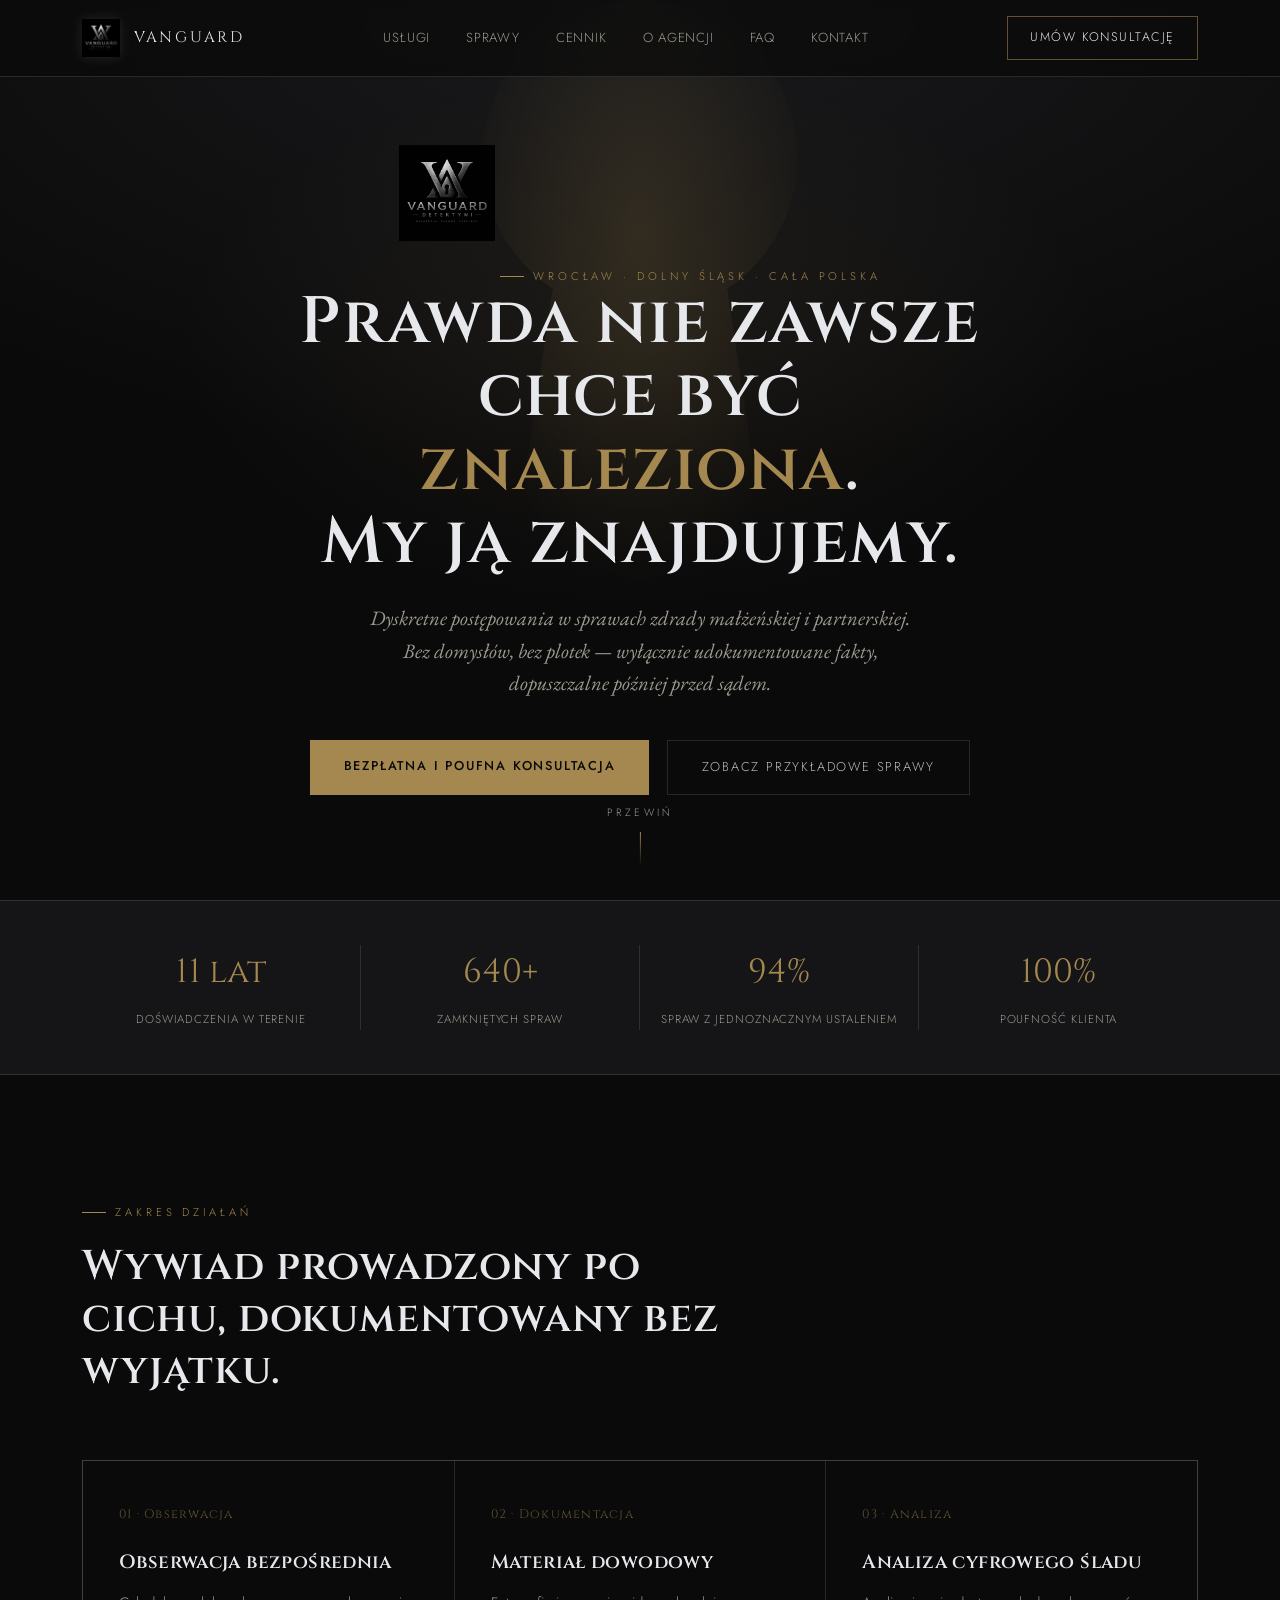
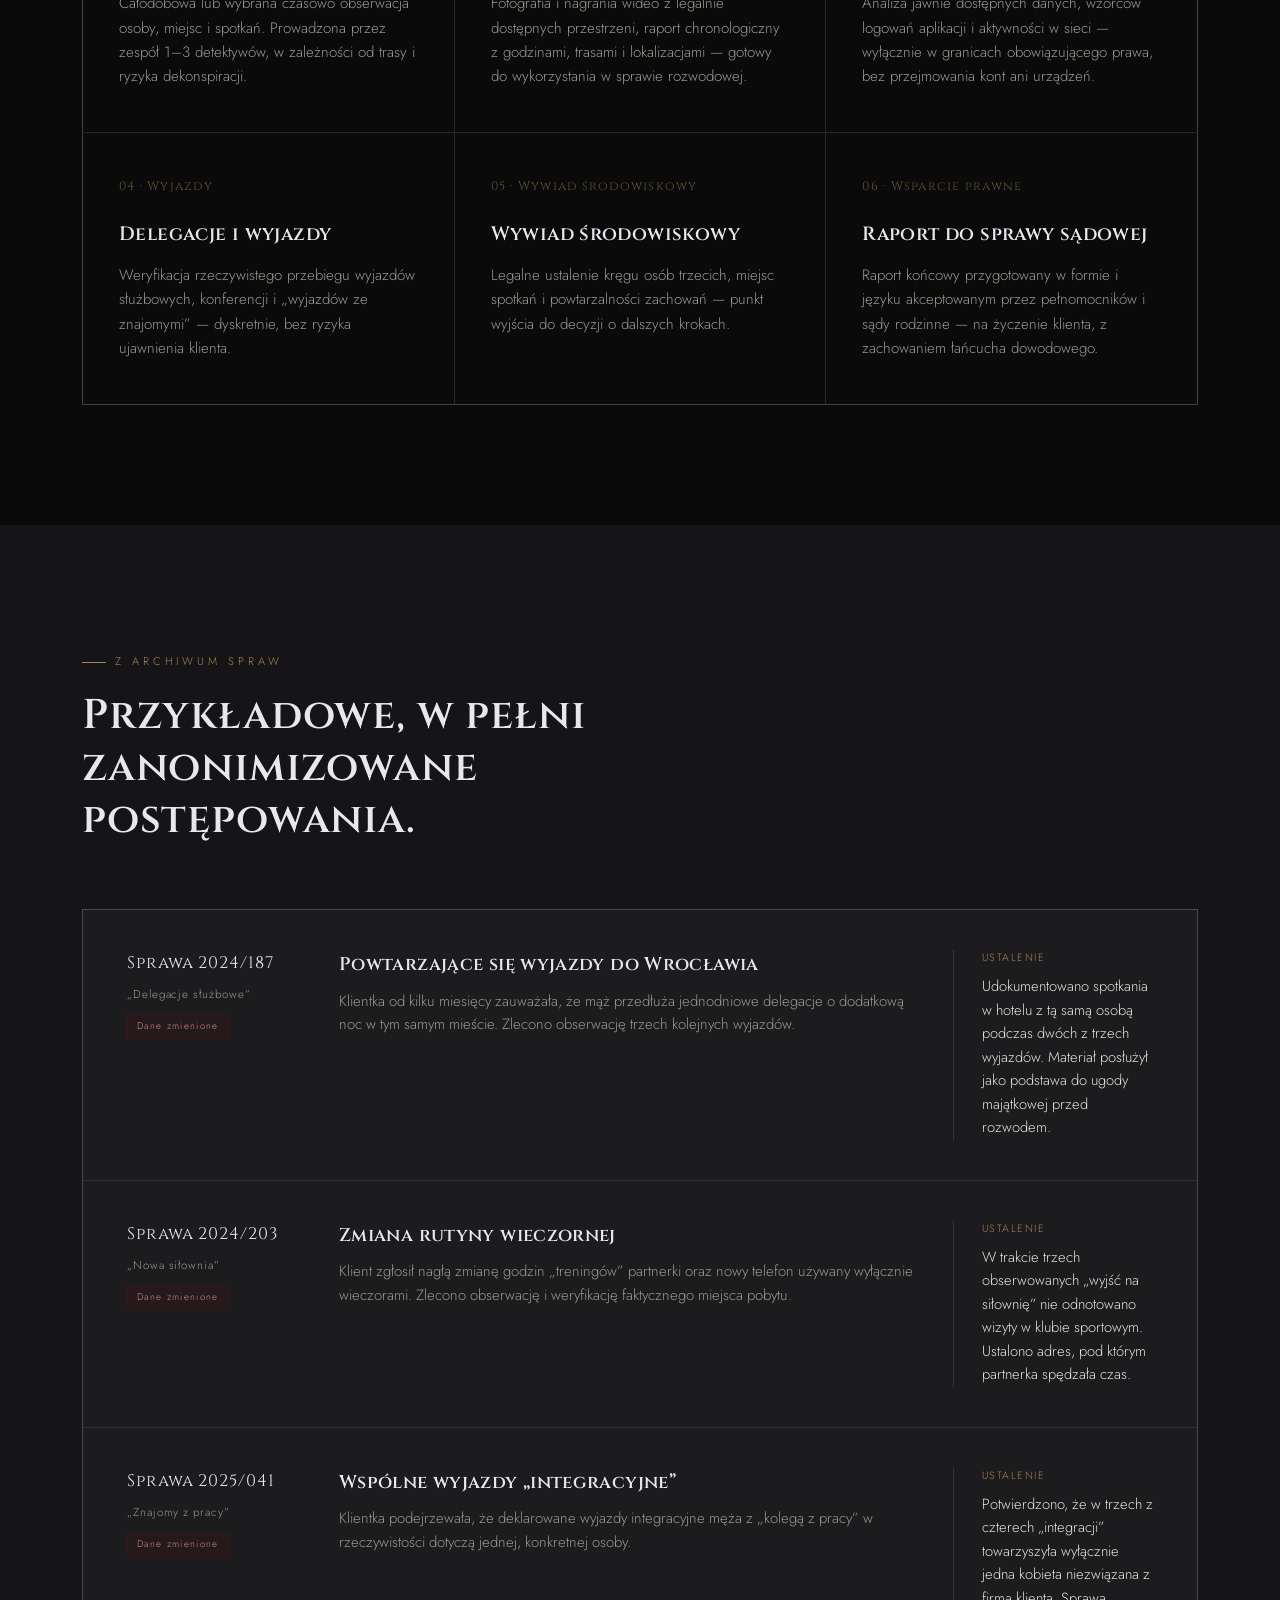
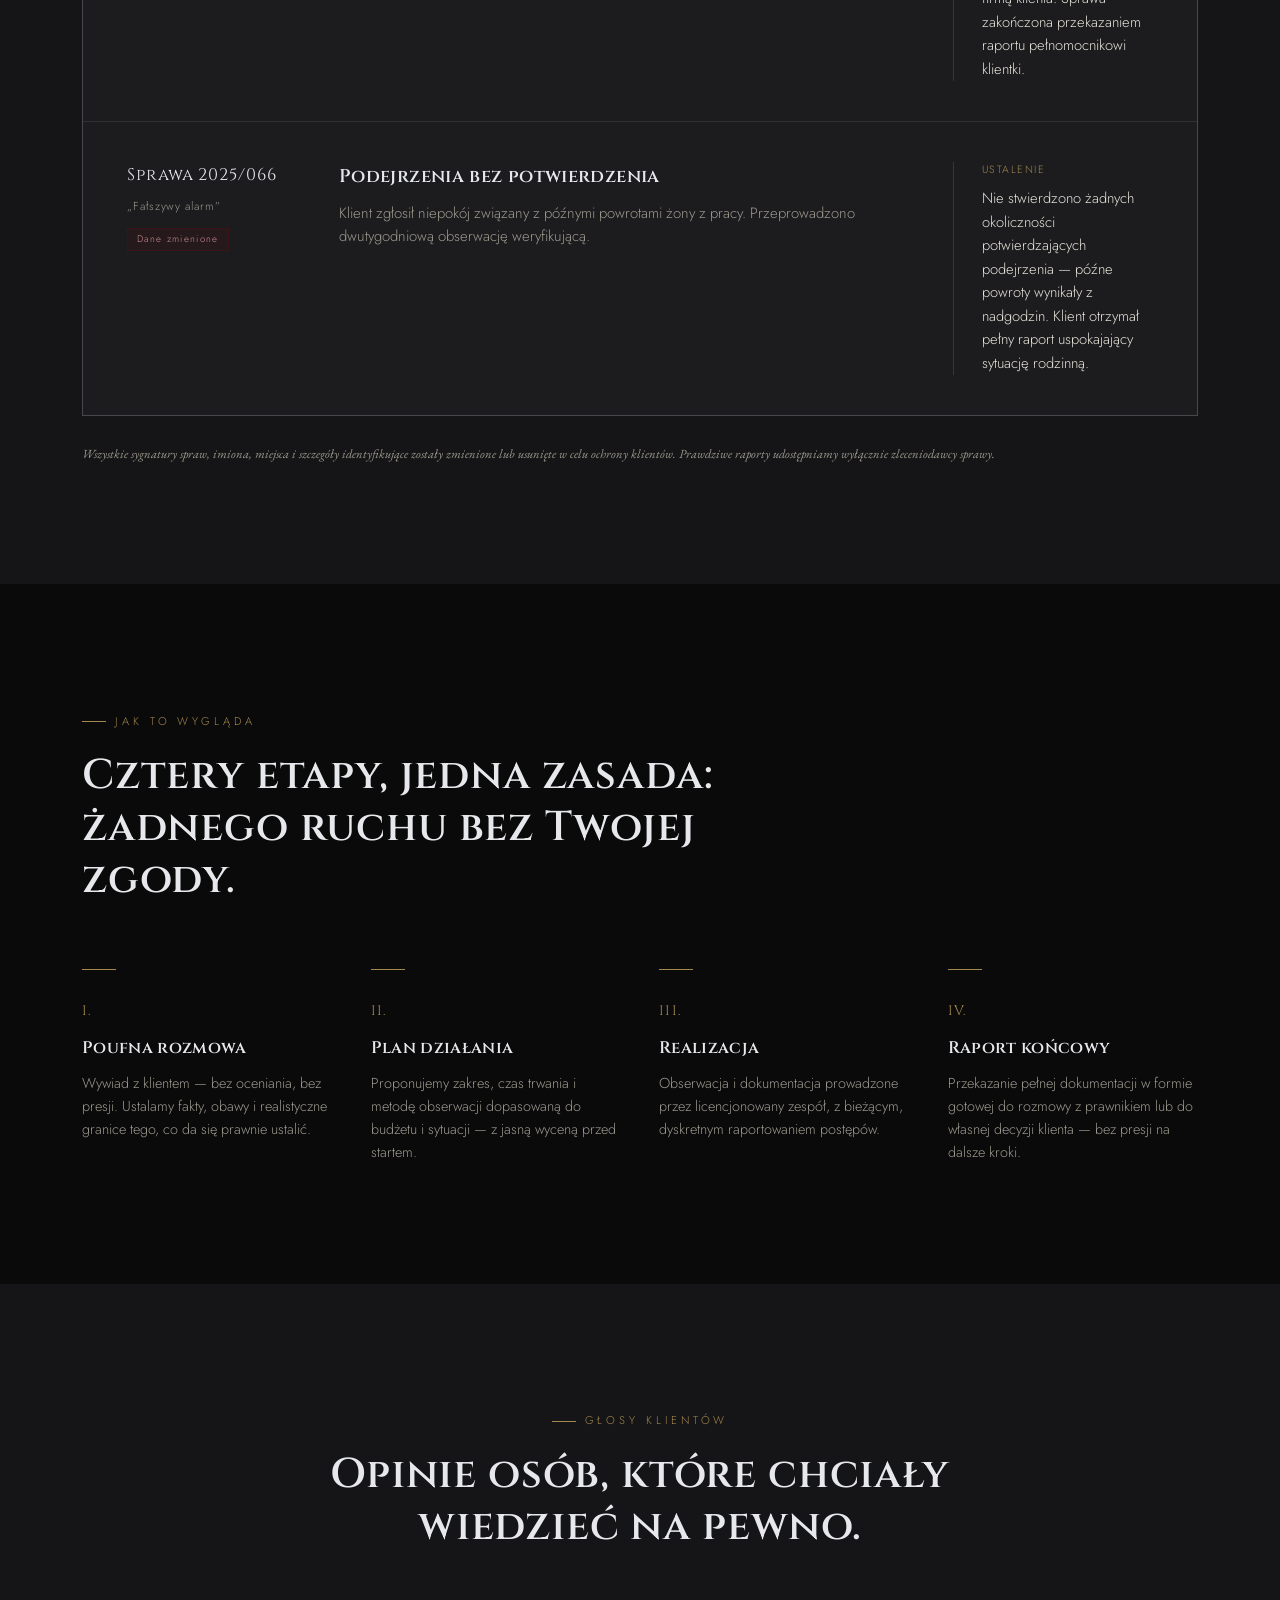
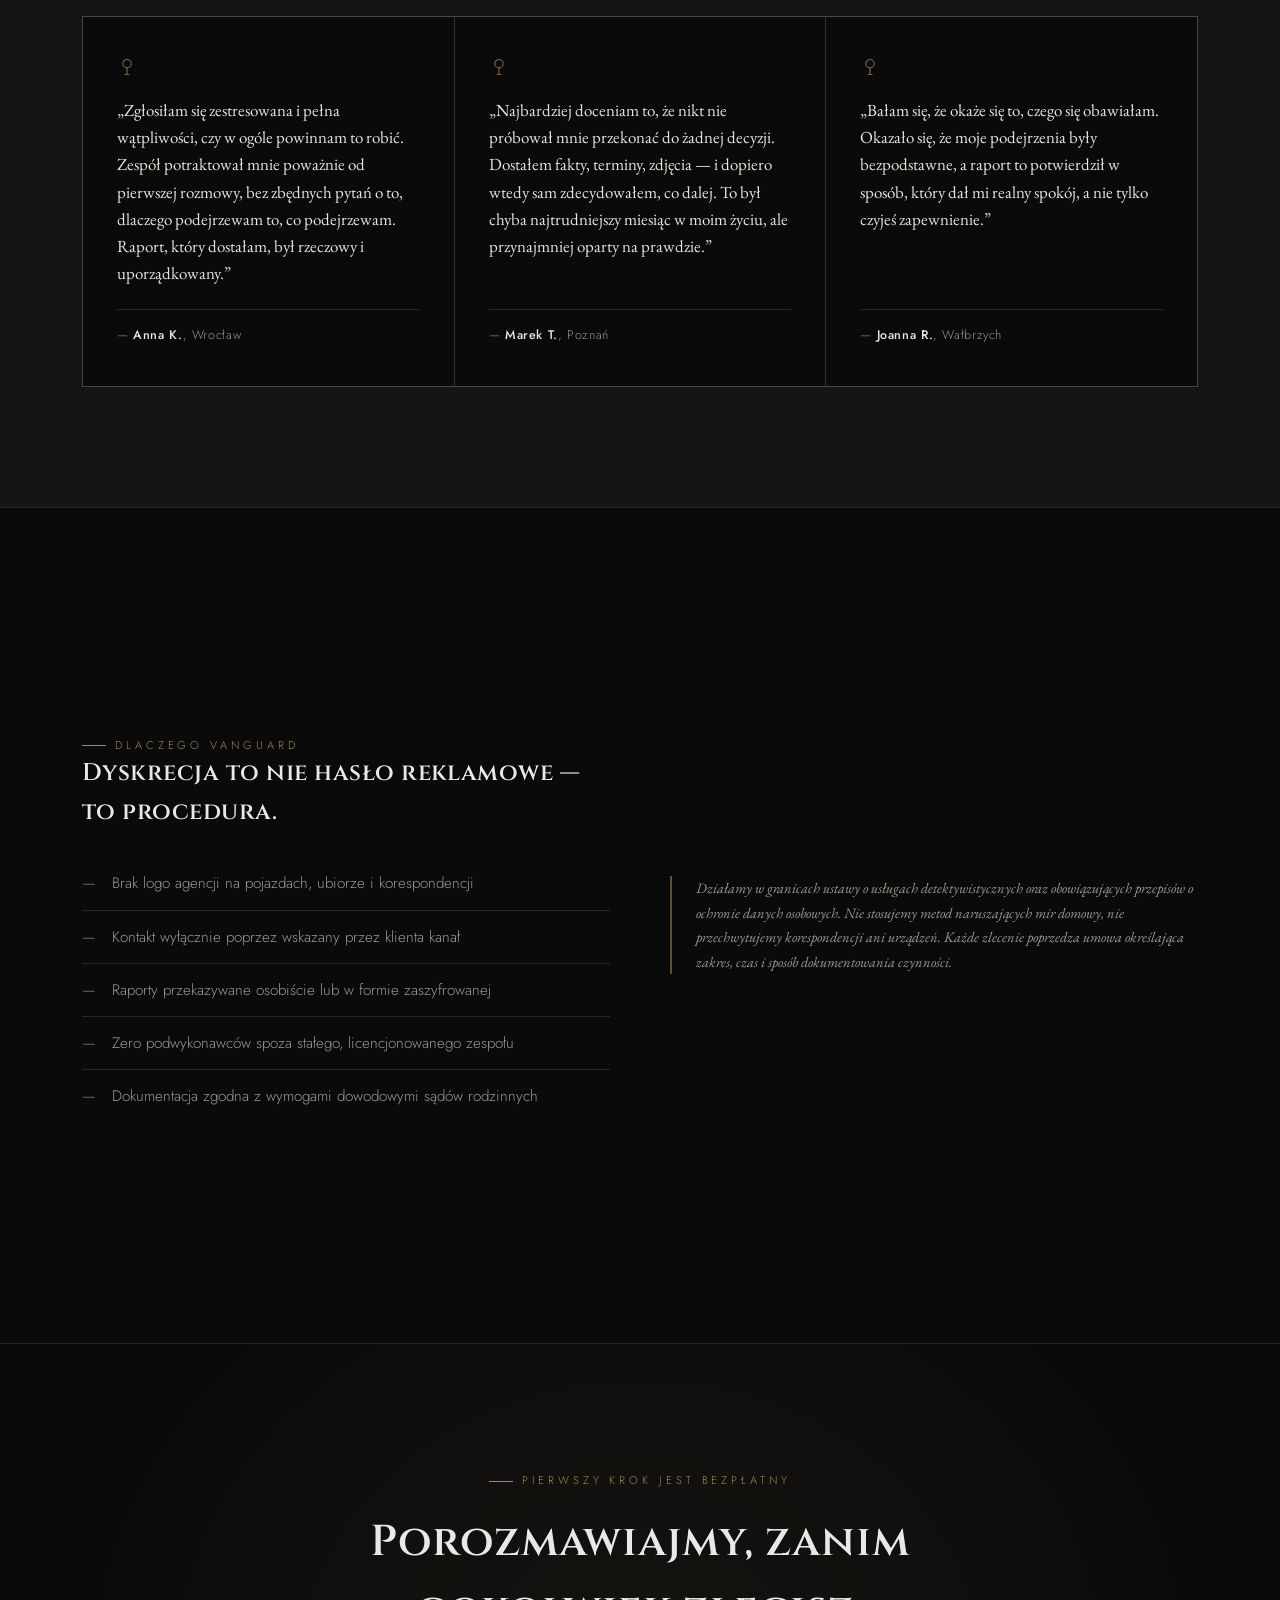
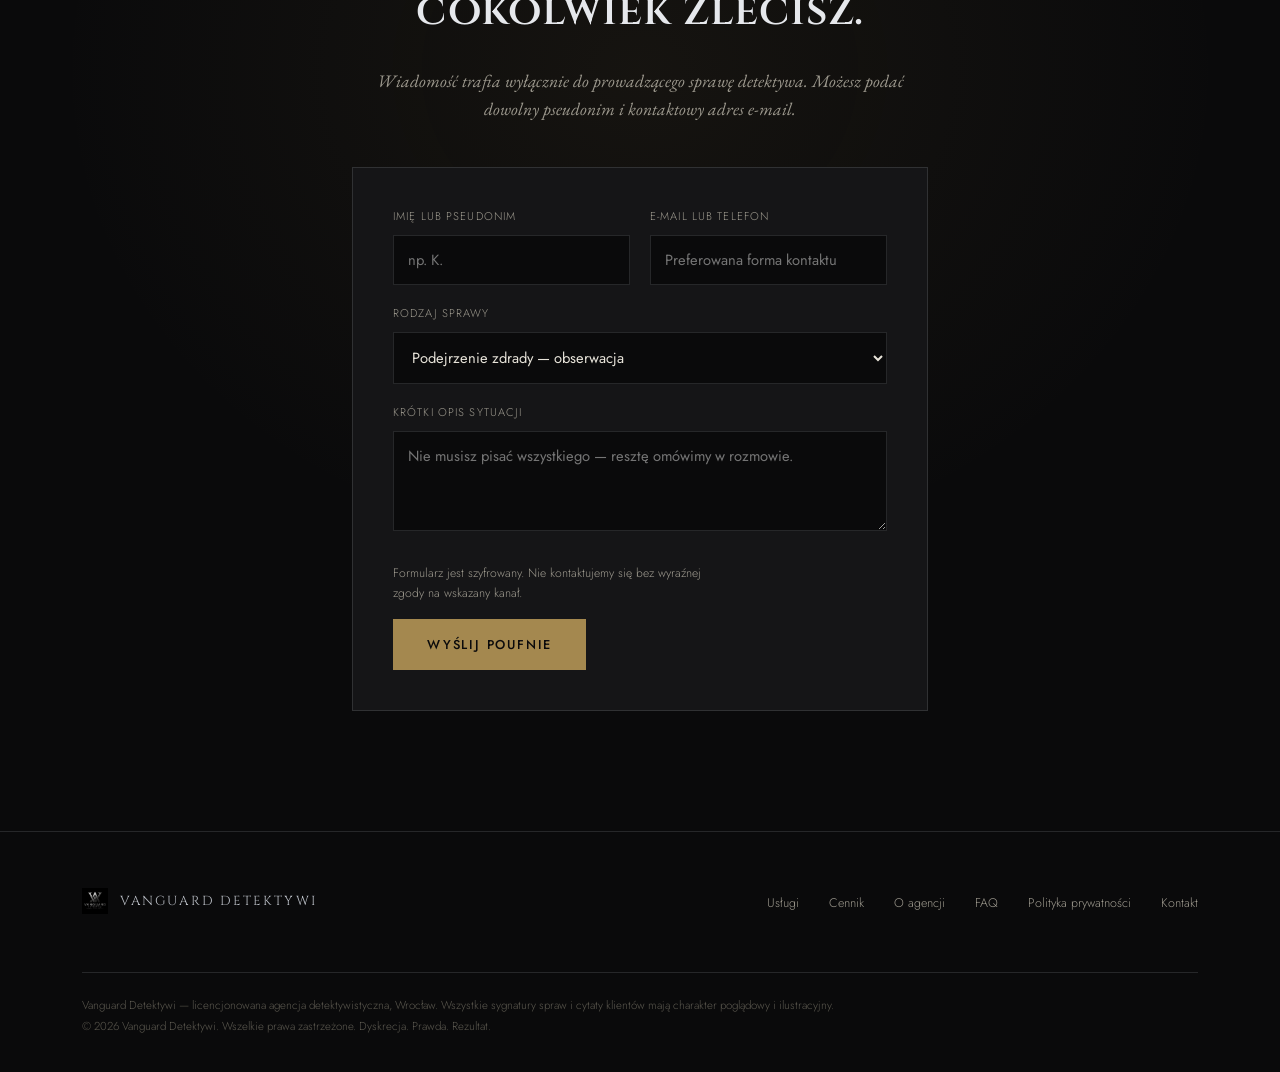
<file: index.html>
<!DOCTYPE html>
<html lang="pl">
<head>
<meta charset="UTF-8">
<meta name="viewport" content="width=device-width, initial-scale=1.0">
<title>Vanguard Detektywi — Dyskrecja. Prawda. Rezultat.</title>
<link rel="preconnect" href="https://fonts.googleapis.com">
<link rel="preconnect" href="https://fonts.gstatic.com" crossorigin>
<link href="https://fonts.googleapis.com/css2?family=Cinzel:wght@400;500;600;700&family=EB+Garamond:ital,wght@0,400;0,500;1,400&family=Jost:wght@300;400;500;600&display=swap" rel="stylesheet">
<link rel="stylesheet" href="styles.css">
</head>
<body>

<header>
  <nav>
    <div class="brandmark">
      <img src="vanguard-logo.png" alt="Vanguard Detektywi">
      <span>VANGUARD</span>
    </div>
    <div class="navlinks">
      <a href="#uslugi">Usługi</a>
      <a href="#sprawy">Sprawy</a>
      <a href="cennik.html">Cennik</a>
      <a href="o-agencji.html">O agencji</a>
      <a href="faq.html">FAQ</a>
      <a href="#kontakt">Kontakt</a>
    </div>
    <a class="nav-cta" href="#kontakt">Umów konsultację</a>
  </nav>
</header>

<section class="hero">
  <div class="keyhole-veil" aria-hidden="true">
    <svg viewBox="0 0 400 500" xmlns="http://www.w3.org/2000/svg">
      <defs>
        <radialGradient id="glow" cx="50%" cy="38%" r="60%">
          <stop offset="0%" stop-color="#a4884f" stop-opacity="0.35"/>
          <stop offset="100%" stop-color="#a4884f" stop-opacity="0"/>
        </radialGradient>
      </defs>
      <path d="M200 60 a70 70 0 1 1 -0.1 0 Z M170 130 L230 130 L260 330 L140 330 Z" fill="url(#glow)"/>
    </svg>
  </div>
  <div class="hero-inner">
    <img class="hero-logo" src="vanguard-logo.png" alt="">
    <span class="eyebrow">Wrocław · Dolny Śląsk · Cała Polska</span>
    <h1>Prawda nie zawsze<br>chce być <span class="accent">znaleziona</span>.<br>My ją znajdujemy.</h1>
    <p class="lede">Dyskretne postępowania w sprawach zdrady małżeńskiej i partnerskiej. Bez domysłów, bez plotek — wyłącznie udokumentowane fakty, dopuszczalne później przed sądem.</p>
    <div class="hero-ctas">
      <a class="btn-primary" href="#kontakt">Bezpłatna i poufna konsultacja</a>
      <a class="btn-ghost" href="#sprawy">Zobacz przykładowe sprawy</a>
    </div>
  </div>
  <div class="scroll-cue">Przewiń</div>
</section>

<div class="stats">
  <div class="wrap">
    <div class="stat"><span class="num">11 lat</span><span class="lbl">Doświadczenia w terenie</span></div>
    <div class="stat"><span class="num">640+</span><span class="lbl">Zamkniętych spraw</span></div>
    <div class="stat"><span class="num">94%</span><span class="lbl">Spraw z jednoznacznym ustaleniem</span></div>
    <div class="stat"><span class="num">100%</span><span class="lbl">Poufność klienta</span></div>
  </div>
</div>

<section id="uslugi">
  <div class="wrap">
    <div class="section-head reveal">
      <span class="eyebrow">Zakres działań</span>
      <h2>Wywiad prowadzony po cichu, dokumentowany bez wyjątku.</h2>
    </div>
    <div class="services-grid reveal">
      <div class="service">
        <span class="mark">01 · Obserwacja</span>
        <h3>Obserwacja bezpośrednia</h3>
        <p>Całodobowa lub wybrana czasowo obserwacja osoby, miejsc i spotkań. Prowadzona przez zespół 1–3 detektywów, w zależności od trasy i ryzyka dekonspiracji.</p>
      </div>
      <div class="service">
        <span class="mark">02 · Dokumentacja</span>
        <h3>Materiał dowodowy</h3>
        <p>Fotografia i nagrania wideo z legalnie dostępnych przestrzeni, raport chronologiczny z godzinami, trasami i lokalizacjami — gotowy do wykorzystania w sprawie rozwodowej.</p>
      </div>
      <div class="service">
        <span class="mark">03 · Analiza</span>
        <h3>Analiza cyfrowego śladu</h3>
        <p>Analiza jawnie dostępnych danych, wzorców logowań aplikacji i aktywności w sieci — wyłącznie w granicach obowiązującego prawa, bez przejmowania kont ani urządzeń.</p>
      </div>
      <div class="service">
        <span class="mark">04 · Wyjazdy</span>
        <h3>Delegacje i wyjazdy</h3>
        <p>Weryfikacja rzeczywistego przebiegu wyjazdów służbowych, konferencji i „wyjazdów ze znajomymi” — dyskretnie, bez ryzyka ujawnienia klienta.</p>
      </div>
      <div class="service">
        <span class="mark">05 · Wywiad środowiskowy</span>
        <h3>Wywiad środowiskowy</h3>
        <p>Legalne ustalenie kręgu osób trzecich, miejsc spotkań i powtarzalności zachowań — punkt wyjścia do decyzji o dalszych krokach.</p>
      </div>
      <div class="service">
        <span class="mark">06 · Wsparcie prawne</span>
        <h3>Raport do sprawy sądowej</h3>
        <p>Raport końcowy przygotowany w formie i języku akceptowanym przez pełnomocników i sądy rodzinne — na życzenie klienta, z zachowaniem łańcucha dowodowego.</p>
      </div>
    </div>
  </div>
</section>

<section class="files" id="sprawy">
  <div class="wrap">
    <div class="section-head reveal">
      <span class="eyebrow">Z archiwum spraw</span>
      <h2>Przykładowe, w pełni zanonimizowane postępowania.</h2>
    </div>
    <div class="file-list reveal">

      <div class="file">
        <div class="tab">
          <span class="num">Sprawa 2024/187</span>
          „Delegacje służbowe”
          <span class="stamp">Dane zmienione</span>
        </div>
        <div>
          <h3>Powtarzające się wyjazdy do Wrocławia</h3>
          <p>Klientka od kilku miesięcy zauważała, że mąż przedłuża jednodniowe delegacje o dodatkową noc w tym samym mieście. Zlecono obserwację trzech kolejnych wyjazdów.</p>
        </div>
        <div class="outcome">
          <span class="lbl">Ustalenie</span>
          <p>Udokumentowano spotkania w hotelu z tą samą osobą podczas dwóch z trzech wyjazdów. Materiał posłużył jako podstawa do ugody majątkowej przed rozwodem.</p>
        </div>
      </div>

      <div class="file">
        <div class="tab">
          <span class="num">Sprawa 2024/203</span>
          „Nowa siłownia”
          <span class="stamp">Dane zmienione</span>
        </div>
        <div>
          <h3>Zmiana rutyny wieczornej</h3>
          <p>Klient zgłosił nagłą zmianę godzin „treningów” partnerki oraz nowy telefon używany wyłącznie wieczorami. Zlecono obserwację i weryfikację faktycznego miejsca pobytu.</p>
        </div>
        <div class="outcome">
          <span class="lbl">Ustalenie</span>
          <p>W trakcie trzech obserwowanych „wyjść na siłownię” nie odnotowano wizyty w klubie sportowym. Ustalono adres, pod którym partnerka spędzała czas.</p>
        </div>
      </div>

      <div class="file">
        <div class="tab">
          <span class="num">Sprawa 2025/041</span>
          „Znajomy z pracy”
          <span class="stamp">Dane zmienione</span>
        </div>
        <div>
          <h3>Wspólne wyjazdy „integracyjne”</h3>
          <p>Klientka podejrzewała, że deklarowane wyjazdy integracyjne męża z „kolegą z pracy” w rzeczywistości dotyczą jednej, konkretnej osoby.</p>
        </div>
        <div class="outcome">
          <span class="lbl">Ustalenie</span>
          <p>Potwierdzono, że w trzech z czterech „integracji” towarzyszyła wyłącznie jedna kobieta niezwiązana z firmą klienta. Sprawa zakończona przekazaniem raportu pełnomocnikowi klientki.</p>
        </div>
      </div>

      <div class="file">
        <div class="tab">
          <span class="num">Sprawa 2025/066</span>
          „Fałszywy alarm”
          <span class="stamp">Dane zmienione</span>
        </div>
        <div>
          <h3>Podejrzenia bez potwierdzenia</h3>
          <p>Klient zgłosił niepokój związany z późnymi powrotami żony z pracy. Przeprowadzono dwutygodniową obserwację weryfikującą.</p>
        </div>
        <div class="outcome">
          <span class="lbl">Ustalenie</span>
          <p>Nie stwierdzono żadnych okoliczności potwierdzających podejrzenia — późne powroty wynikały z nadgodzin. Klient otrzymał pełny raport uspokajający sytuację rodzinną.</p>
        </div>
      </div>

    </div>
    <p class="files-note reveal">Wszystkie sygnatury spraw, imiona, miejsca i szczegóły identyfikujące zostały zmienione lub usunięte w celu ochrony klientów. Prawdziwe raporty udostępniamy wyłącznie zleceniodawcy sprawy.</p>
  </div>
</section>

<section id="proces">
  <div class="wrap">
    <div class="section-head reveal">
      <span class="eyebrow">Jak to wygląda</span>
      <h2>Cztery etapy, jedna zasada: żadnego ruchu bez Twojej zgody.</h2>
    </div>
    <div class="process-list reveal">
      <div class="step">
        <span class="stepnum">I.</span>
        <h3>Poufna rozmowa</h3>
        <p>Wywiad z klientem — bez oceniania, bez presji. Ustalamy fakty, obawy i realistyczne granice tego, co da się prawnie ustalić.</p>
      </div>
      <div class="step">
        <span class="stepnum">II.</span>
        <h3>Plan działania</h3>
        <p>Proponujemy zakres, czas trwania i metodę obserwacji dopasowaną do budżetu i sytuacji — z jasną wyceną przed startem.</p>
      </div>
      <div class="step">
        <span class="stepnum">III.</span>
        <h3>Realizacja</h3>
        <p>Obserwacja i dokumentacja prowadzone przez licencjonowany zespół, z bieżącym, dyskretnym raportowaniem postępów.</p>
      </div>
      <div class="step">
        <span class="stepnum">IV.</span>
        <h3>Raport końcowy</h3>
        <p>Przekazanie pełnej dokumentacji w formie gotowej do rozmowy z prawnikiem lub do własnej decyzji klienta — bez presji na dalsze kroki.</p>
      </div>
    </div>
  </div>
</section>

<section class="testimonials" id="opinie">
  <div class="wrap">
    <div class="section-head center reveal">
      <span class="eyebrow">Głosy klientów</span>
      <h2>Opinie osób, które chciały wiedzieć na pewno.</h2>
    </div>
    <div class="test-grid reveal">
      <div class="test">
        <svg class="keystamp" viewBox="0 0 24 24" fill="none" xmlns="http://www.w3.org/2000/svg"><circle cx="12" cy="8" r="5" stroke="#a4884f" stroke-width="1.4"/><path d="M12 13 L12 21 M9 21 L15 21" stroke="#a4884f" stroke-width="1.4"/></svg>
        <blockquote class="quote">„Zgłosiłam się zestresowana i pełna wątpliwości, czy w ogóle powinnam to robić. Zespół potraktował mnie poważnie od pierwszej rozmowy, bez zbędnych pytań o to, dlaczego podejrzewam to, co podejrzewam. Raport, który dostałam, był rzeczowy i uporządkowany.”</blockquote>
        <p class="who">— <b>Anna K.</b>, Wrocław</p>
      </div>
      <div class="test">
        <svg class="keystamp" viewBox="0 0 24 24" fill="none" xmlns="http://www.w3.org/2000/svg"><circle cx="12" cy="8" r="5" stroke="#a4884f" stroke-width="1.4"/><path d="M12 13 L12 21 M9 21 L15 21" stroke="#a4884f" stroke-width="1.4"/></svg>
        <blockquote class="quote">„Najbardziej doceniam to, że nikt nie próbował mnie przekonać do żadnej decyzji. Dostałem fakty, terminy, zdjęcia — i dopiero wtedy sam zdecydowałem, co dalej. To był chyba najtrudniejszy miesiąc w moim życiu, ale przynajmniej oparty na prawdzie.”</blockquote>
        <p class="who">— <b>Marek T.</b>, Poznań</p>
      </div>
      <div class="test">
        <svg class="keystamp" viewBox="0 0 24 24" fill="none" xmlns="http://www.w3.org/2000/svg"><circle cx="12" cy="8" r="5" stroke="#a4884f" stroke-width="1.4"/><path d="M12 13 L12 21 M9 21 L15 21" stroke="#a4884f" stroke-width="1.4"/></svg>
        <blockquote class="quote">„Bałam się, że okaże się to, czego się obawiałam. Okazało się, że moje podejrzenia były bezpodstawne, a raport to potwierdził w sposób, który dał mi realny spokój, a nie tylko czyjeś zapewnienie.”</blockquote>
        <p class="who">— <b>Joanna R.</b>, Wałbrzych</p>
      </div>
    </div>
  </div>
</section>

<section class="discretion">
  <div class="wrap">
    <div class="reveal">
      <span class="eyebrow">Dlaczego Vanguard</span>
      <h2>Dyskrecja to nie hasło reklamowe — to procedura.</h2>
      <ul>
        <li>Brak logo agencji na pojazdach, ubiorze i korespondencji</li>
        <li>Kontakt wyłącznie poprzez wskazany przez klienta kanał</li>
        <li>Raporty przekazywane osobiście lub w formie zaszyfrowanej</li>
        <li>Zero podwykonawców spoza stałego, licencjonowanego zespołu</li>
        <li>Dokumentacja zgodna z wymogami dowodowymi sądów rodzinnych</li>
      </ul>
    </div>
    <div class="reveal legal-note">
      Działamy w granicach ustawy o usługach detektywistycznych oraz obowiązujących przepisów o ochronie danych osobowych. Nie stosujemy metod naruszających mir domowy, nie przechwytujemy korespondencji ani urządzeń. Każde zlecenie poprzedza umowa określająca zakres, czas i sposób dokumentowania czynności.
    </div>
  </div>
</section>

<section class="contact" id="kontakt">
  <div class="wrap">
    <span class="eyebrow">Pierwszy krok jest bezpłatny</span>
    <h2>Porozmawiajmy, zanim cokolwiek zlecisz.</h2>
    <p class="sub">Wiadomość trafia wyłącznie do prowadzącego sprawę detektywa. Możesz podać dowolny pseudonim i kontaktowy adres e-mail.</p>
    <form class="contact-form" id="contactForm">
      <input type="hidden" name="_subject" value="Nowe zgłoszenie ze strony — Vanguard Detektywi">
      <input type="hidden" name="_template" value="table">
      <input type="hidden" name="_captcha" value="false">
      <div>
        <label for="imie">Imię lub pseudonim</label>
        <input id="imie" name="Imię lub pseudonim" type="text" placeholder="np. K.">
      </div>
      <div>
        <label for="kontakt-pole">E-mail lub telefon</label>
        <input id="kontakt-pole" name="Kontakt (e-mail / telefon)" type="text" placeholder="Preferowana forma kontaktu">
      </div>
      <div class="full">
        <label for="temat">Rodzaj sprawy</label>
        <select id="temat" name="Rodzaj sprawy">
          <option>Podejrzenie zdrady — obserwacja</option>
          <option>Weryfikacja delegacji / wyjazdów</option>
          <option>Analiza dostępnych danych cyfrowych</option>
          <option>Raport do sprawy sądowej</option>
          <option>Inna sytuacja — opiszę poniżej</option>
        </select>
      </div>
      <div class="full">
        <label for="wiadomosc">Krótki opis sytuacji</label>
        <textarea id="wiadomosc" name="Opis sytuacji" placeholder="Nie musisz pisać wszystkiego — resztę omówimy w rozmowie."></textarea>
      </div>
      <div class="submit-row">
        <span class="privacy-line" id="formPrivacyLine">Formularz jest szyfrowany. Nie kontaktujemy się bez wyraźnej zgody na wskazany kanał.</span>
        <button class="btn-primary" type="submit" id="formSubmitBtn">Wyślij poufnie</button>
      </div>
      <div class="full" id="formStatus" style="display:none; margin-top:6px;"></div>
    </form>
  </div>
</section>

<footer>
  <div class="wrap">
    <div class="fbrand">
      <img src="vanguard-logo.png" alt="">
      <span>VANGUARD DETEKTYWI</span>
    </div>
    <div class="flinks">
      <a href="#uslugi">Usługi</a>
      <a href="cennik.html">Cennik</a>
      <a href="o-agencji.html">O agencji</a>
      <a href="faq.html">FAQ</a>
      <a href="polityka-prywatnosci.html">Polityka prywatności</a>
      <a href="#kontakt">Kontakt</a>
    </div>
    <div class="fine">
      Vanguard Detektywi — licencjonowana agencja detektywistyczna, Wrocław. Wszystkie sygnatury spraw i cytaty klientów mają charakter poglądowy i ilustracyjny.<br>
      © 2026 Vanguard Detektywi. Wszelkie prawa zastrzeżone. Dyskrecja. Prawda. Rezultat.
    </div>
  </div>
</footer>

<script>
  const revealEls = document.querySelectorAll('.reveal');
  const io = new IntersectionObserver((entries)=>{
    entries.forEach(e=>{
      if(e.isIntersecting){
        e.target.classList.add('is-visible');
        io.unobserve(e.target);
      }
    });
  }, {threshold:0.15});
  revealEls.forEach(el=>io.observe(el));

  // Obsługa formularza kontaktowego: wysyłka maila (FormSubmit) + zapis kopii dla klienta
  const contactForm = document.getElementById('contactForm');
  if (contactForm) {
    contactForm.addEventListener('submit', async function(e){
      e.preventDefault();
      const btn = document.getElementById('formSubmitBtn');
      const status = document.getElementById('formStatus');
      const formData = new FormData(contactForm);

      btn.disabled = true;
      btn.textContent = 'Wysyłanie...';

      // 1) Zapis kopii zgłoszenia dla osoby wypełniającej formularz
      try {
        const lines = [];
        lines.push('VANGUARD DETEKTYWI — kopia Twojego zgłoszenia');
        lines.push('Data: ' + new Date().toLocaleString('pl-PL'));
        lines.push('');
        for (const [key, value] of formData.entries()) {
          if (key.startsWith('_')) continue;
          lines.push(key + ': ' + (value || '—'));
        }
        lines.push('');
        lines.push('Zachowaj ten plik jako potwierdzenie treści zgłoszenia wysłanego do Vanguard Detektywi.');
        const blob = new Blob([lines.join('\n')], {type: 'text/plain;charset=utf-8'});
        const url = URL.createObjectURL(blob);
        const a = document.createElement('a');
        a.href = url;
        a.download = 'vanguard-detektywi-zgloszenie.txt';
        document.body.appendChild(a);
        a.click();
        document.body.removeChild(a);
        URL.revokeObjectURL(url);
      } catch (err) {
        console.error('Nie udało się zapisać kopii zgłoszenia:', err);
      }

      // 2) Wysyłka maila przez FormSubmit
      try {
        const response = await fetch('https://formsubmit.co/ajax/kontakt@vanguarddetektywi.pl', {
          method: 'POST',
          headers: { 'Accept': 'application/json' },
          body: formData
        });
        if (response.ok) {
          status.style.display = 'block';
          status.style.color = 'var(--steel-bright)';
          status.textContent = 'Dziękujemy — wiadomość została wysłana, a kopia zgłoszenia pobrała się na Twoje urządzenie. Odezwiemy się dyskretnie.';
          contactForm.reset();
        } else {
          throw new Error('Błąd wysyłki');
        }
      } catch (err) {
        status.style.display = 'block';
        status.style.color = '#c98f92';
        status.textContent = 'Nie udało się wysłać wiadomości automatycznie. Napisz proszę bezpośrednio na kontakt@vanguarddetektywi.pl — kopia zgłoszenia zapisała się na Twoim urządzeniu.';
      } finally {
        btn.disabled = false;
        btn.textContent = 'Wyślij poufnie';
      }
    });
  }
</script>

</body>
</html>
</file>
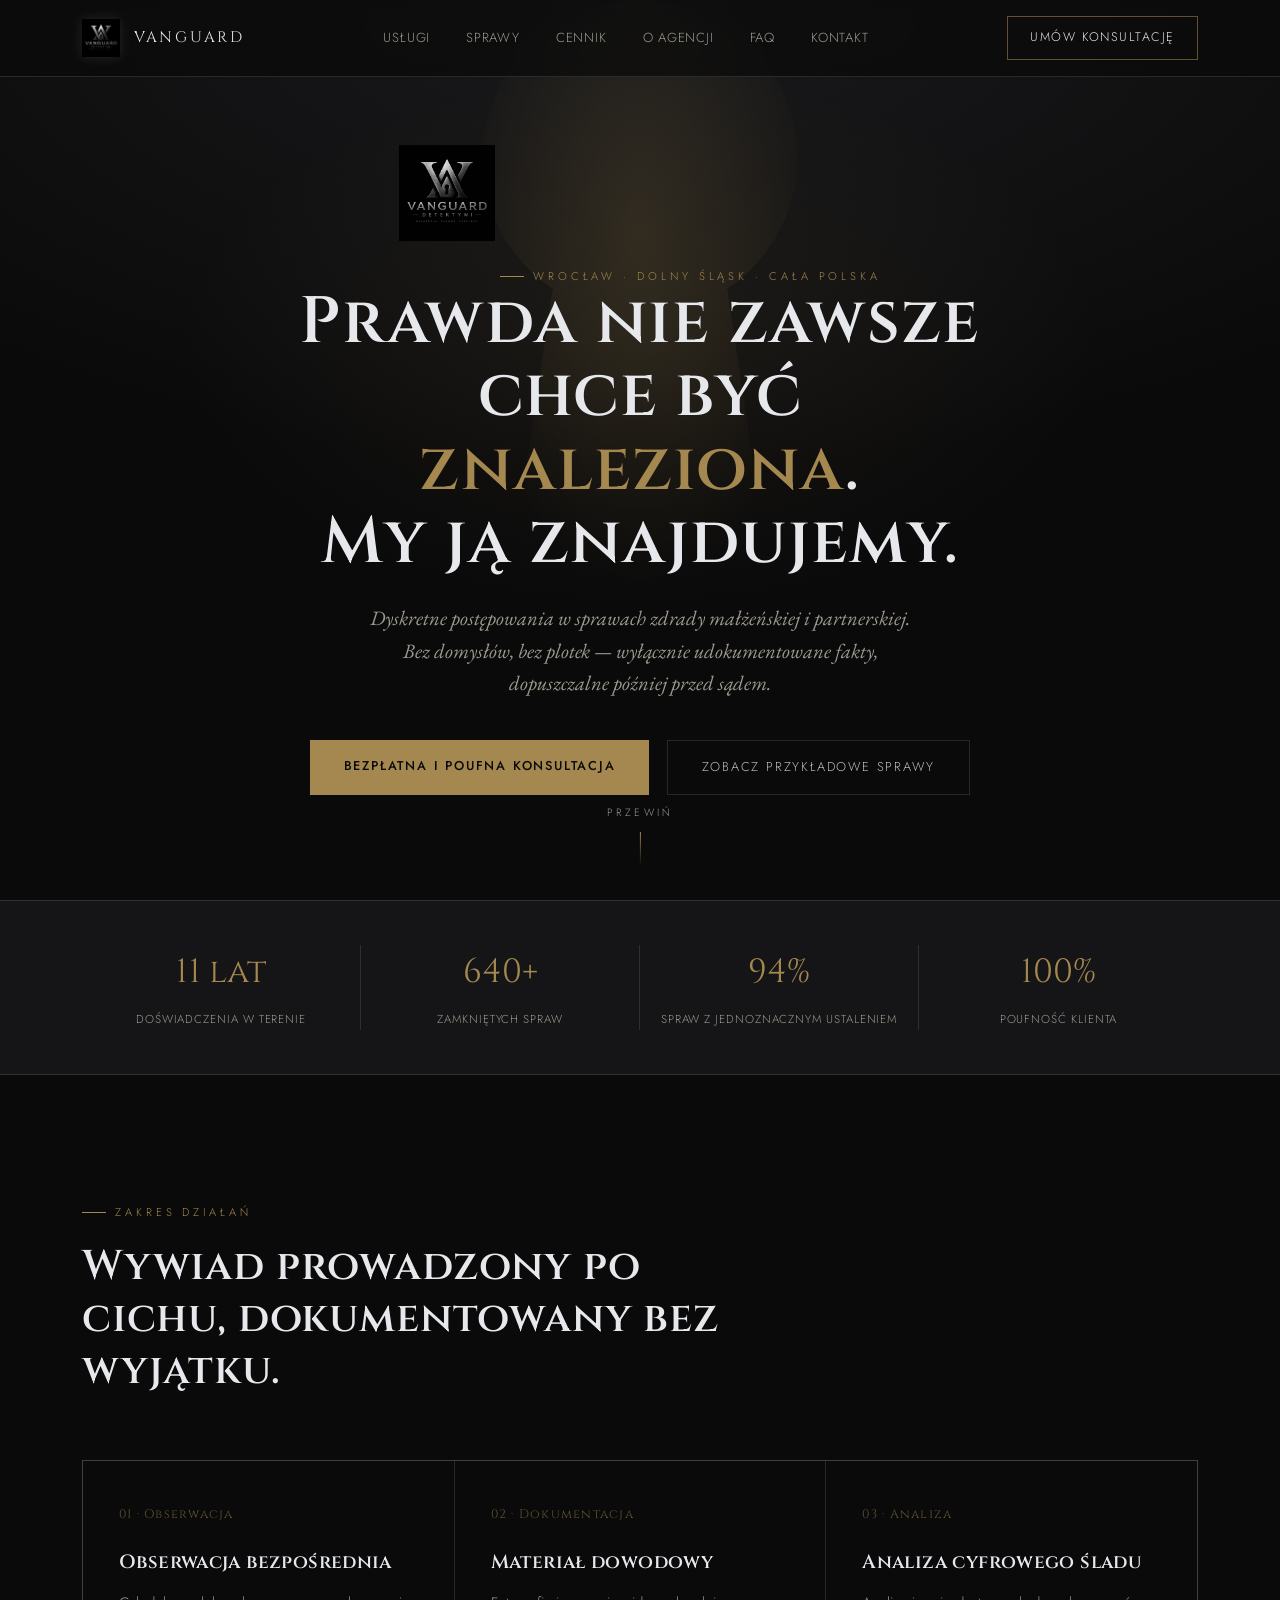
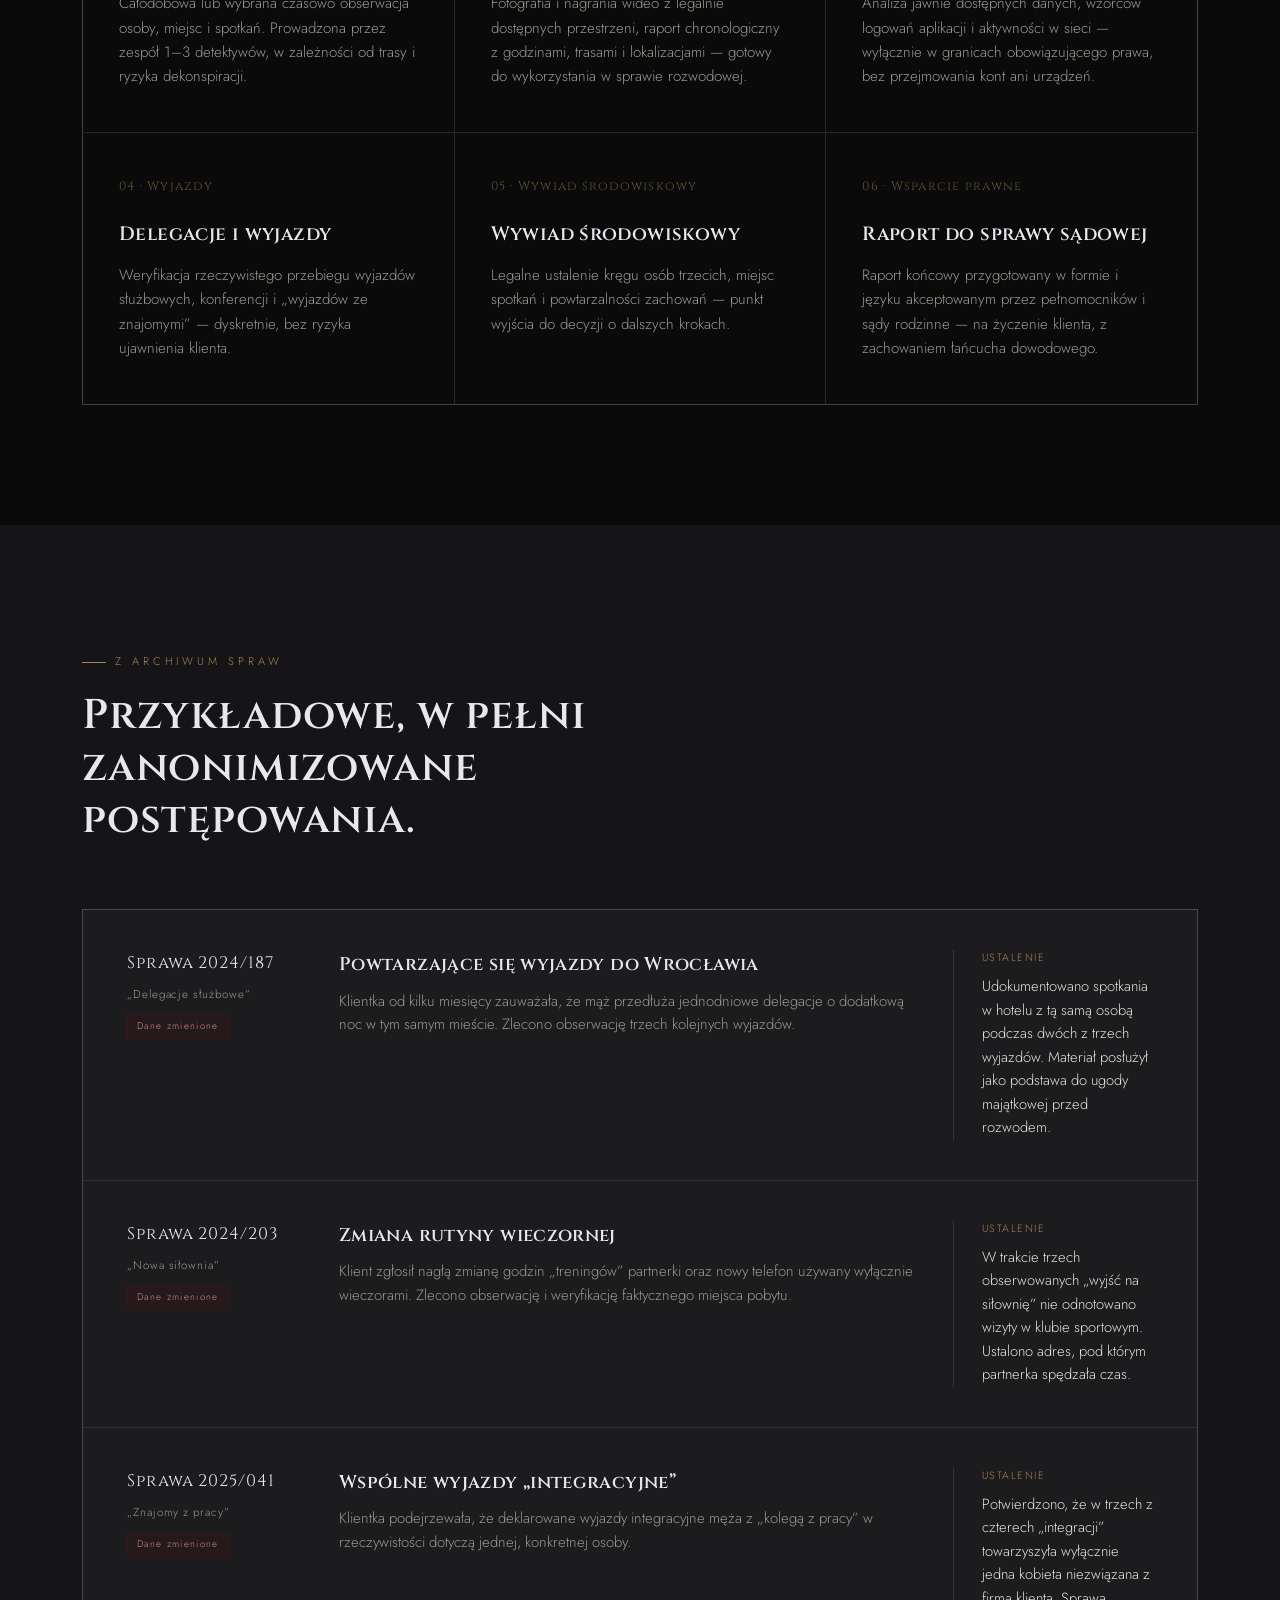
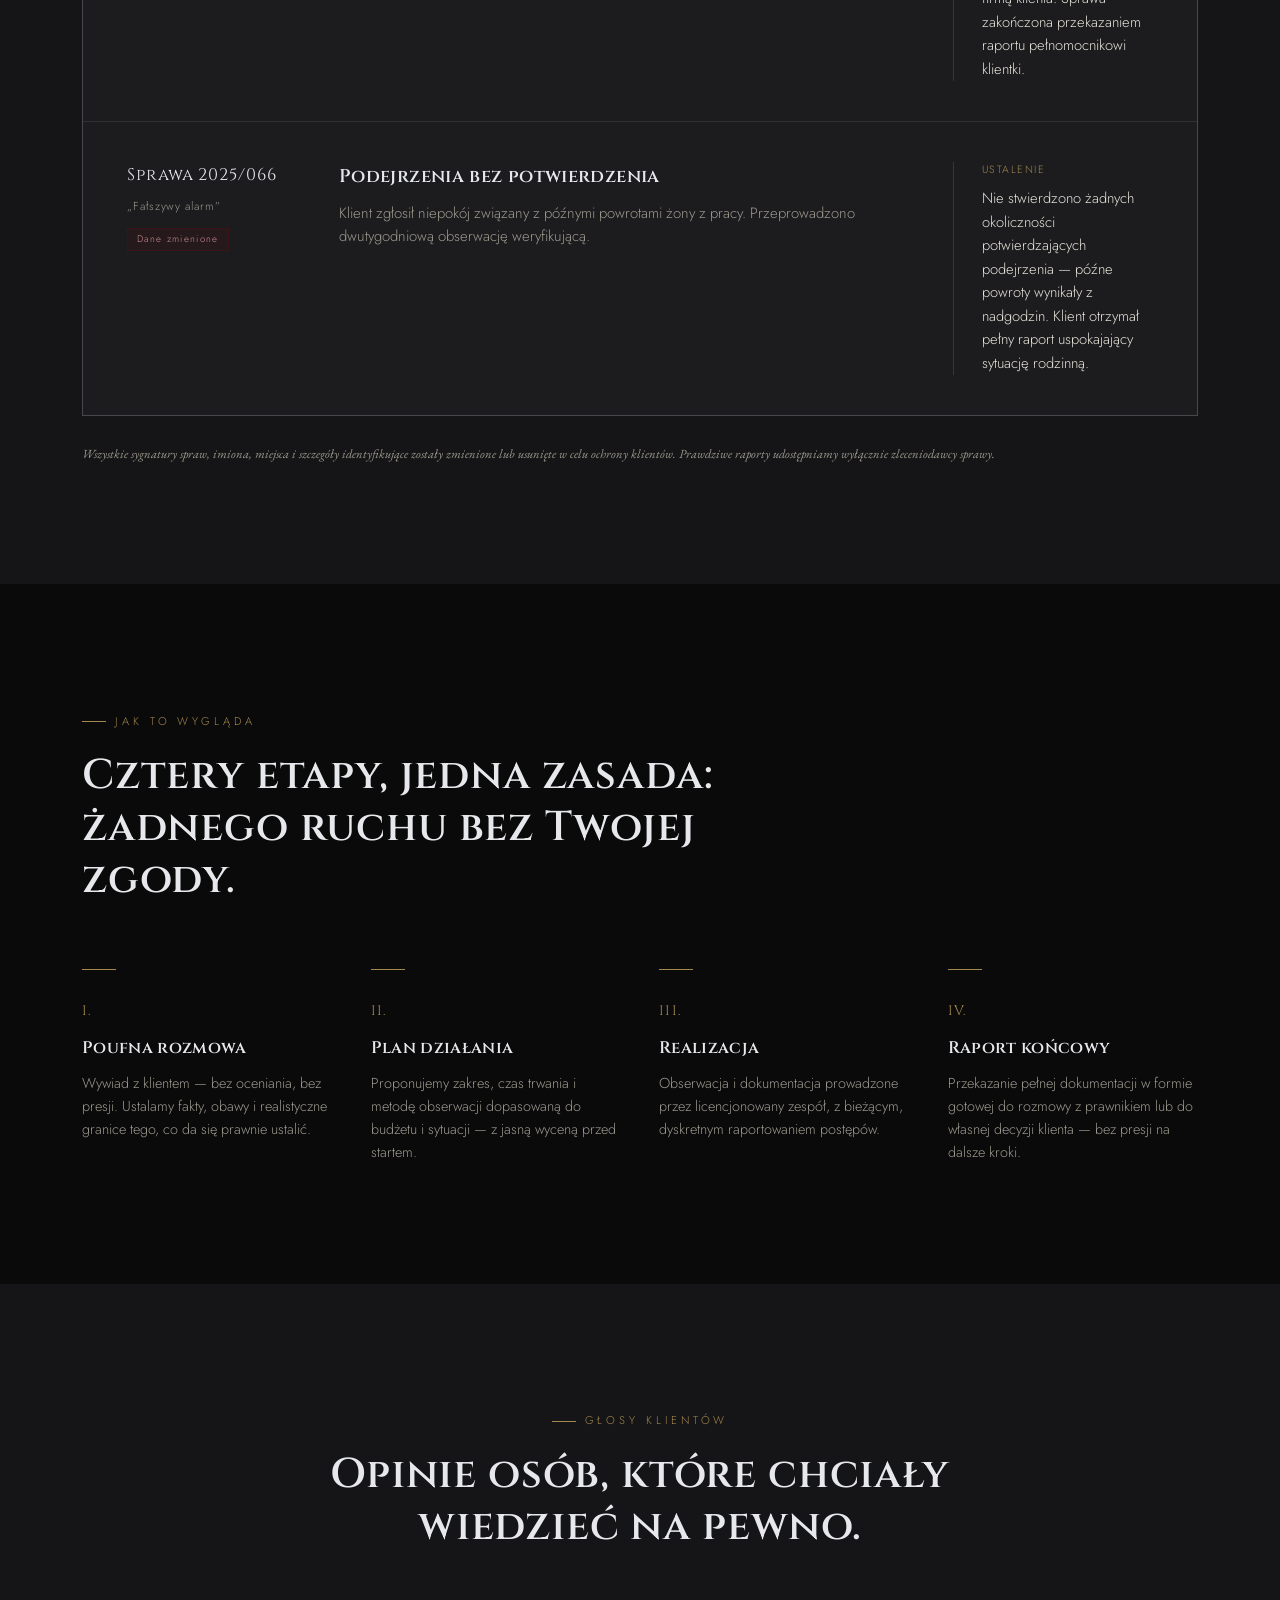
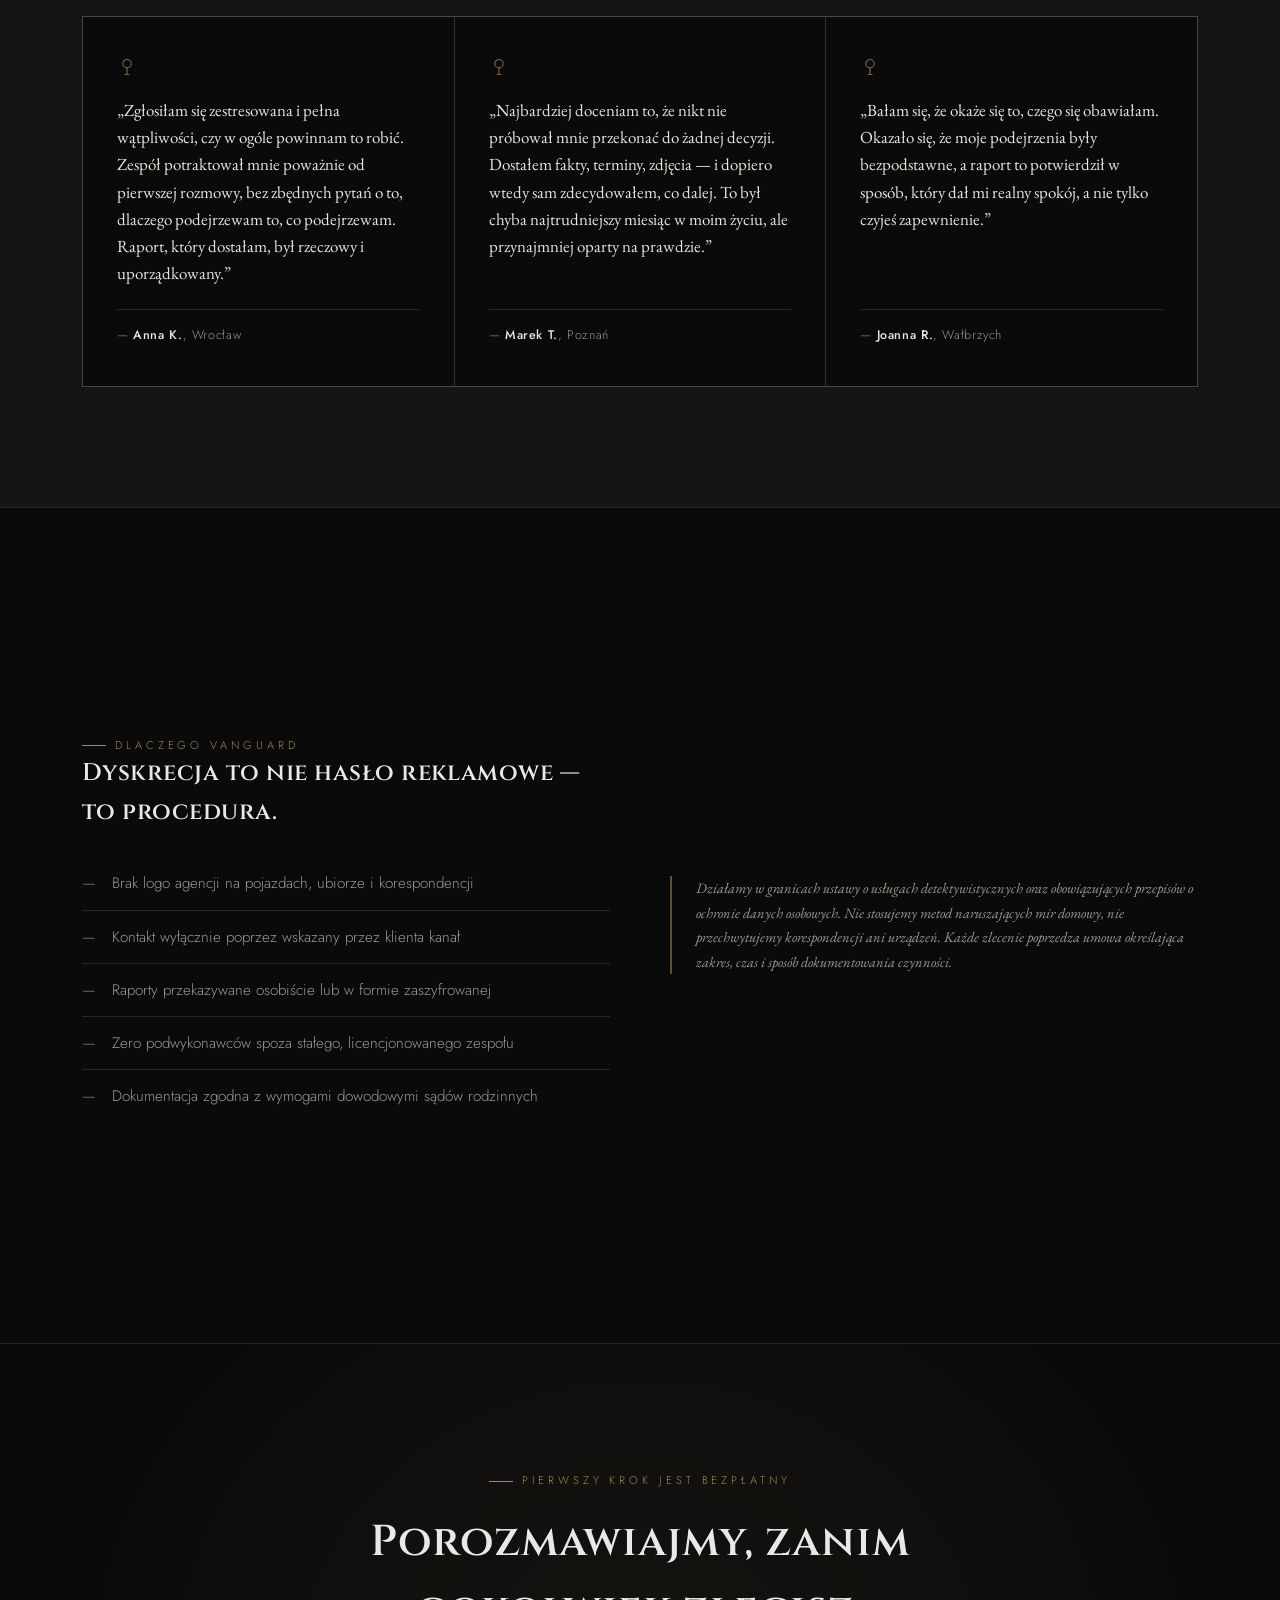
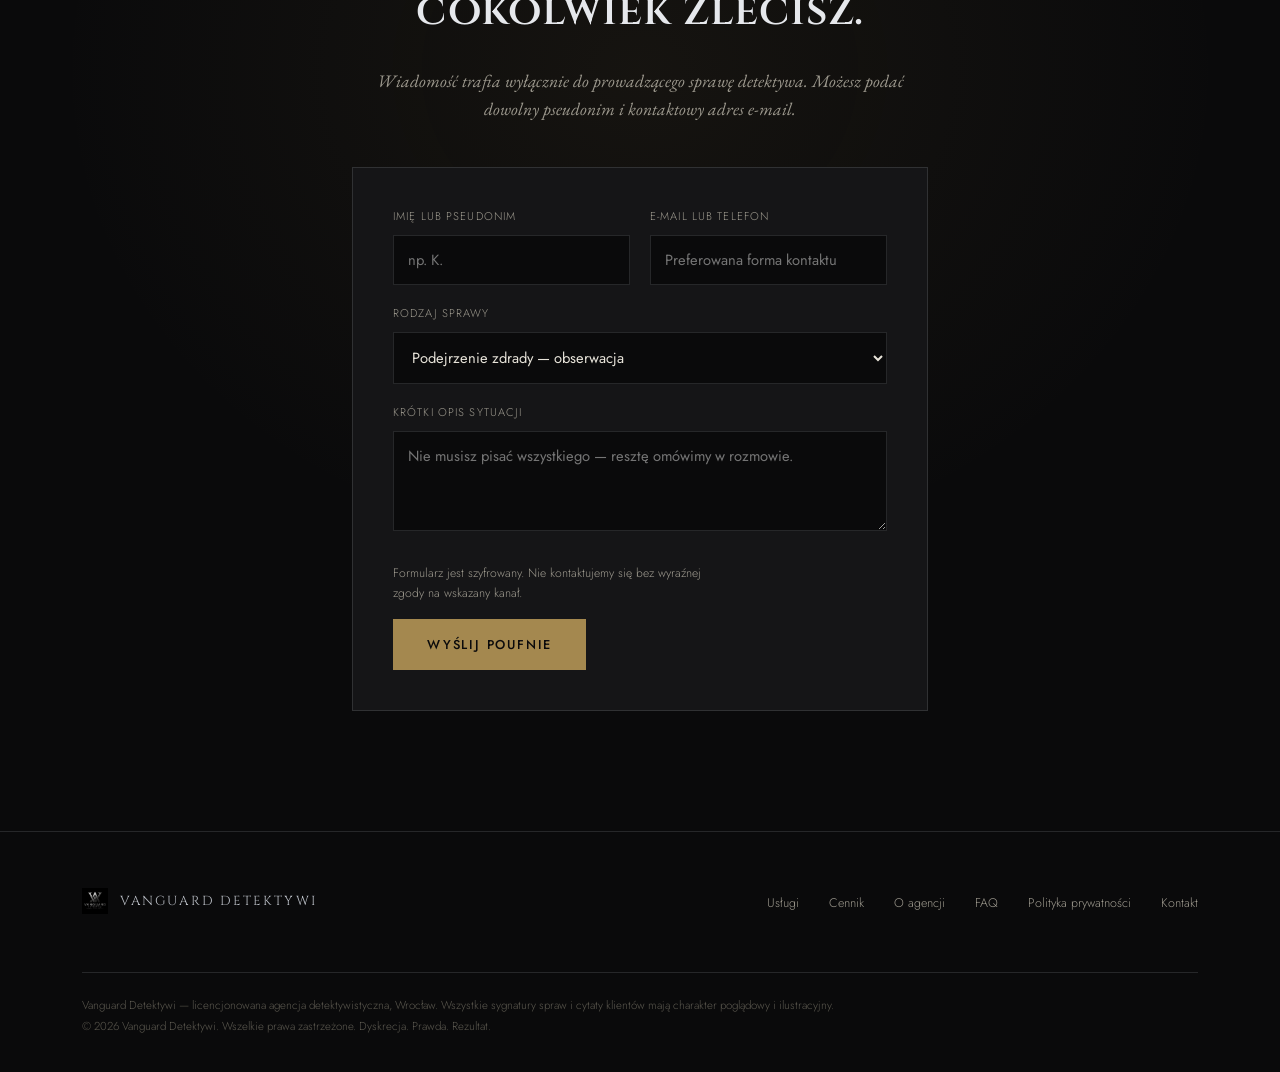
<file: files (1)/index.html>
<!DOCTYPE html>
<html lang="pl">
<head>
<meta charset="UTF-8">
<meta name="viewport" content="width=device-width, initial-scale=1.0">
<title>Vanguard Detektywi — Dyskrecja. Prawda. Rezultat.</title>
<link rel="preconnect" href="https://fonts.googleapis.com">
<link rel="preconnect" href="https://fonts.gstatic.com" crossorigin>
<link href="https://fonts.googleapis.com/css2?family=Cinzel:wght@400;500;600;700&family=EB+Garamond:ital,wght@0,400;0,500;1,400&family=Jost:wght@300;400;500;600&display=swap" rel="stylesheet">
<link rel="stylesheet" href="styles.css">
</head>
<body>

<header>
  <nav>
    <div class="brandmark">
      <img src="vanguard-logo.png" alt="Vanguard Detektywi">
      <span>VANGUARD</span>
    </div>
    <div class="navlinks">
      <a href="#uslugi">Usługi</a>
      <a href="#sprawy">Sprawy</a>
      <a href="cennik.html">Cennik</a>
      <a href="o-agencji.html">O agencji</a>
      <a href="faq.html">FAQ</a>
      <a href="#kontakt">Kontakt</a>
    </div>
    <a class="nav-cta" href="#kontakt">Umów konsultację</a>
  </nav>
</header>

<section class="hero">
  <div class="keyhole-veil" aria-hidden="true">
    <svg viewBox="0 0 400 500" xmlns="http://www.w3.org/2000/svg">
      <defs>
        <radialGradient id="glow" cx="50%" cy="38%" r="60%">
          <stop offset="0%" stop-color="#a4884f" stop-opacity="0.35"/>
          <stop offset="100%" stop-color="#a4884f" stop-opacity="0"/>
        </radialGradient>
      </defs>
      <path d="M200 60 a70 70 0 1 1 -0.1 0 Z M170 130 L230 130 L260 330 L140 330 Z" fill="url(#glow)"/>
    </svg>
  </div>
  <div class="hero-inner">
    <img class="hero-logo" src="vanguard-logo.png" alt="">
    <span class="eyebrow">Wrocław · Dolny Śląsk · Cała Polska</span>
    <h1>Prawda nie zawsze<br>chce być <span class="accent">znaleziona</span>.<br>My ją znajdujemy.</h1>
    <p class="lede">Dyskretne postępowania w sprawach zdrady małżeńskiej i partnerskiej. Bez domysłów, bez plotek — wyłącznie udokumentowane fakty, dopuszczalne później przed sądem.</p>
    <div class="hero-ctas">
      <a class="btn-primary" href="#kontakt">Bezpłatna i poufna konsultacja</a>
      <a class="btn-ghost" href="#sprawy">Zobacz przykładowe sprawy</a>
    </div>
  </div>
  <div class="scroll-cue">Przewiń</div>
</section>

<div class="stats">
  <div class="wrap">
    <div class="stat"><span class="num">11 lat</span><span class="lbl">Doświadczenia w terenie</span></div>
    <div class="stat"><span class="num">640+</span><span class="lbl">Zamkniętych spraw</span></div>
    <div class="stat"><span class="num">94%</span><span class="lbl">Spraw z jednoznacznym ustaleniem</span></div>
    <div class="stat"><span class="num">100%</span><span class="lbl">Poufność klienta</span></div>
  </div>
</div>

<section id="uslugi">
  <div class="wrap">
    <div class="section-head reveal">
      <span class="eyebrow">Zakres działań</span>
      <h2>Wywiad prowadzony po cichu, dokumentowany bez wyjątku.</h2>
    </div>
    <div class="services-grid reveal">
      <div class="service">
        <span class="mark">01 · Obserwacja</span>
        <h3>Obserwacja bezpośrednia</h3>
        <p>Całodobowa lub wybrana czasowo obserwacja osoby, miejsc i spotkań. Prowadzona przez zespół 1–3 detektywów, w zależności od trasy i ryzyka dekonspiracji.</p>
      </div>
      <div class="service">
        <span class="mark">02 · Dokumentacja</span>
        <h3>Materiał dowodowy</h3>
        <p>Fotografia i nagrania wideo z legalnie dostępnych przestrzeni, raport chronologiczny z godzinami, trasami i lokalizacjami — gotowy do wykorzystania w sprawie rozwodowej.</p>
      </div>
      <div class="service">
        <span class="mark">03 · Analiza</span>
        <h3>Analiza cyfrowego śladu</h3>
        <p>Analiza jawnie dostępnych danych, wzorców logowań aplikacji i aktywności w sieci — wyłącznie w granicach obowiązującego prawa, bez przejmowania kont ani urządzeń.</p>
      </div>
      <div class="service">
        <span class="mark">04 · Wyjazdy</span>
        <h3>Delegacje i wyjazdy</h3>
        <p>Weryfikacja rzeczywistego przebiegu wyjazdów służbowych, konferencji i „wyjazdów ze znajomymi” — dyskretnie, bez ryzyka ujawnienia klienta.</p>
      </div>
      <div class="service">
        <span class="mark">05 · Wywiad środowiskowy</span>
        <h3>Wywiad środowiskowy</h3>
        <p>Legalne ustalenie kręgu osób trzecich, miejsc spotkań i powtarzalności zachowań — punkt wyjścia do decyzji o dalszych krokach.</p>
      </div>
      <div class="service">
        <span class="mark">06 · Wsparcie prawne</span>
        <h3>Raport do sprawy sądowej</h3>
        <p>Raport końcowy przygotowany w formie i języku akceptowanym przez pełnomocników i sądy rodzinne — na życzenie klienta, z zachowaniem łańcucha dowodowego.</p>
      </div>
    </div>
  </div>
</section>

<section class="files" id="sprawy">
  <div class="wrap">
    <div class="section-head reveal">
      <span class="eyebrow">Z archiwum spraw</span>
      <h2>Przykładowe, w pełni zanonimizowane postępowania.</h2>
    </div>
    <div class="file-list reveal">

      <div class="file">
        <div class="tab">
          <span class="num">Sprawa 2024/187</span>
          „Delegacje służbowe”
          <span class="stamp">Dane zmienione</span>
        </div>
        <div>
          <h3>Powtarzające się wyjazdy do Wrocławia</h3>
          <p>Klientka od kilku miesięcy zauważała, że mąż przedłuża jednodniowe delegacje o dodatkową noc w tym samym mieście. Zlecono obserwację trzech kolejnych wyjazdów.</p>
        </div>
        <div class="outcome">
          <span class="lbl">Ustalenie</span>
          <p>Udokumentowano spotkania w hotelu z tą samą osobą podczas dwóch z trzech wyjazdów. Materiał posłużył jako podstawa do ugody majątkowej przed rozwodem.</p>
        </div>
      </div>

      <div class="file">
        <div class="tab">
          <span class="num">Sprawa 2024/203</span>
          „Nowa siłownia”
          <span class="stamp">Dane zmienione</span>
        </div>
        <div>
          <h3>Zmiana rutyny wieczornej</h3>
          <p>Klient zgłosił nagłą zmianę godzin „treningów” partnerki oraz nowy telefon używany wyłącznie wieczorami. Zlecono obserwację i weryfikację faktycznego miejsca pobytu.</p>
        </div>
        <div class="outcome">
          <span class="lbl">Ustalenie</span>
          <p>W trakcie trzech obserwowanych „wyjść na siłownię” nie odnotowano wizyty w klubie sportowym. Ustalono adres, pod którym partnerka spędzała czas.</p>
        </div>
      </div>

      <div class="file">
        <div class="tab">
          <span class="num">Sprawa 2025/041</span>
          „Znajomy z pracy”
          <span class="stamp">Dane zmienione</span>
        </div>
        <div>
          <h3>Wspólne wyjazdy „integracyjne”</h3>
          <p>Klientka podejrzewała, że deklarowane wyjazdy integracyjne męża z „kolegą z pracy” w rzeczywistości dotyczą jednej, konkretnej osoby.</p>
        </div>
        <div class="outcome">
          <span class="lbl">Ustalenie</span>
          <p>Potwierdzono, że w trzech z czterech „integracji” towarzyszyła wyłącznie jedna kobieta niezwiązana z firmą klienta. Sprawa zakończona przekazaniem raportu pełnomocnikowi klientki.</p>
        </div>
      </div>

      <div class="file">
        <div class="tab">
          <span class="num">Sprawa 2025/066</span>
          „Fałszywy alarm”
          <span class="stamp">Dane zmienione</span>
        </div>
        <div>
          <h3>Podejrzenia bez potwierdzenia</h3>
          <p>Klient zgłosił niepokój związany z późnymi powrotami żony z pracy. Przeprowadzono dwutygodniową obserwację weryfikującą.</p>
        </div>
        <div class="outcome">
          <span class="lbl">Ustalenie</span>
          <p>Nie stwierdzono żadnych okoliczności potwierdzających podejrzenia — późne powroty wynikały z nadgodzin. Klient otrzymał pełny raport uspokajający sytuację rodzinną.</p>
        </div>
      </div>

    </div>
    <p class="files-note reveal">Wszystkie sygnatury spraw, imiona, miejsca i szczegóły identyfikujące zostały zmienione lub usunięte w celu ochrony klientów. Prawdziwe raporty udostępniamy wyłącznie zleceniodawcy sprawy.</p>
  </div>
</section>

<section id="proces">
  <div class="wrap">
    <div class="section-head reveal">
      <span class="eyebrow">Jak to wygląda</span>
      <h2>Cztery etapy, jedna zasada: żadnego ruchu bez Twojej zgody.</h2>
    </div>
    <div class="process-list reveal">
      <div class="step">
        <span class="stepnum">I.</span>
        <h3>Poufna rozmowa</h3>
        <p>Wywiad z klientem — bez oceniania, bez presji. Ustalamy fakty, obawy i realistyczne granice tego, co da się prawnie ustalić.</p>
      </div>
      <div class="step">
        <span class="stepnum">II.</span>
        <h3>Plan działania</h3>
        <p>Proponujemy zakres, czas trwania i metodę obserwacji dopasowaną do budżetu i sytuacji — z jasną wyceną przed startem.</p>
      </div>
      <div class="step">
        <span class="stepnum">III.</span>
        <h3>Realizacja</h3>
        <p>Obserwacja i dokumentacja prowadzone przez licencjonowany zespół, z bieżącym, dyskretnym raportowaniem postępów.</p>
      </div>
      <div class="step">
        <span class="stepnum">IV.</span>
        <h3>Raport końcowy</h3>
        <p>Przekazanie pełnej dokumentacji w formie gotowej do rozmowy z prawnikiem lub do własnej decyzji klienta — bez presji na dalsze kroki.</p>
      </div>
    </div>
  </div>
</section>

<section class="testimonials" id="opinie">
  <div class="wrap">
    <div class="section-head center reveal">
      <span class="eyebrow">Głosy klientów</span>
      <h2>Opinie osób, które chciały wiedzieć na pewno.</h2>
    </div>
    <div class="test-grid reveal">
      <div class="test">
        <svg class="keystamp" viewBox="0 0 24 24" fill="none" xmlns="http://www.w3.org/2000/svg"><circle cx="12" cy="8" r="5" stroke="#a4884f" stroke-width="1.4"/><path d="M12 13 L12 21 M9 21 L15 21" stroke="#a4884f" stroke-width="1.4"/></svg>
        <blockquote class="quote">„Zgłosiłam się zestresowana i pełna wątpliwości, czy w ogóle powinnam to robić. Zespół potraktował mnie poważnie od pierwszej rozmowy, bez zbędnych pytań o to, dlaczego podejrzewam to, co podejrzewam. Raport, który dostałam, był rzeczowy i uporządkowany.”</blockquote>
        <p class="who">— <b>Anna K.</b>, Wrocław</p>
      </div>
      <div class="test">
        <svg class="keystamp" viewBox="0 0 24 24" fill="none" xmlns="http://www.w3.org/2000/svg"><circle cx="12" cy="8" r="5" stroke="#a4884f" stroke-width="1.4"/><path d="M12 13 L12 21 M9 21 L15 21" stroke="#a4884f" stroke-width="1.4"/></svg>
        <blockquote class="quote">„Najbardziej doceniam to, że nikt nie próbował mnie przekonać do żadnej decyzji. Dostałem fakty, terminy, zdjęcia — i dopiero wtedy sam zdecydowałem, co dalej. To był chyba najtrudniejszy miesiąc w moim życiu, ale przynajmniej oparty na prawdzie.”</blockquote>
        <p class="who">— <b>Marek T.</b>, Poznań</p>
      </div>
      <div class="test">
        <svg class="keystamp" viewBox="0 0 24 24" fill="none" xmlns="http://www.w3.org/2000/svg"><circle cx="12" cy="8" r="5" stroke="#a4884f" stroke-width="1.4"/><path d="M12 13 L12 21 M9 21 L15 21" stroke="#a4884f" stroke-width="1.4"/></svg>
        <blockquote class="quote">„Bałam się, że okaże się to, czego się obawiałam. Okazało się, że moje podejrzenia były bezpodstawne, a raport to potwierdził w sposób, który dał mi realny spokój, a nie tylko czyjeś zapewnienie.”</blockquote>
        <p class="who">— <b>Joanna R.</b>, Wałbrzych</p>
      </div>
    </div>
  </div>
</section>

<section class="discretion">
  <div class="wrap">
    <div class="reveal">
      <span class="eyebrow">Dlaczego Vanguard</span>
      <h2>Dyskrecja to nie hasło reklamowe — to procedura.</h2>
      <ul>
        <li>Brak logo agencji na pojazdach, ubiorze i korespondencji</li>
        <li>Kontakt wyłącznie poprzez wskazany przez klienta kanał</li>
        <li>Raporty przekazywane osobiście lub w formie zaszyfrowanej</li>
        <li>Zero podwykonawców spoza stałego, licencjonowanego zespołu</li>
        <li>Dokumentacja zgodna z wymogami dowodowymi sądów rodzinnych</li>
      </ul>
    </div>
    <div class="reveal legal-note">
      Działamy w granicach ustawy o usługach detektywistycznych oraz obowiązujących przepisów o ochronie danych osobowych. Nie stosujemy metod naruszających mir domowy, nie przechwytujemy korespondencji ani urządzeń. Każde zlecenie poprzedza umowa określająca zakres, czas i sposób dokumentowania czynności.
    </div>
  </div>
</section>

<section class="contact" id="kontakt">
  <div class="wrap">
    <span class="eyebrow">Pierwszy krok jest bezpłatny</span>
    <h2>Porozmawiajmy, zanim cokolwiek zlecisz.</h2>
    <p class="sub">Wiadomość trafia wyłącznie do prowadzącego sprawę detektywa. Możesz podać dowolny pseudonim i kontaktowy adres e-mail.</p>
    <form class="contact-form" onsubmit="event.preventDefault(); this.querySelector('.submit-row .sent').style.display='inline'; this.reset();">
      <div>
        <label for="imie">Imię lub pseudonim</label>
        <input id="imie" name="imie" type="text" placeholder="np. K.">
      </div>
      <div>
        <label for="kontakt-pole">E-mail lub telefon</label>
        <input id="kontakt-pole" name="kontakt" type="text" placeholder="Preferowana forma kontaktu">
      </div>
      <div class="full">
        <label for="temat">Rodzaj sprawy</label>
        <select id="temat" name="temat">
          <option>Podejrzenie zdrady — obserwacja</option>
          <option>Weryfikacja delegacji / wyjazdów</option>
          <option>Analiza dostępnych danych cyfrowych</option>
          <option>Raport do sprawy sądowej</option>
          <option>Inna sytuacja — opiszę poniżej</option>
        </select>
      </div>
      <div class="full">
        <label for="wiadomosc">Krótki opis sytuacji</label>
        <textarea id="wiadomosc" name="wiadomosc" placeholder="Nie musisz pisać wszystkiego — resztę omówimy w rozmowie."></textarea>
      </div>
      <div class="submit-row">
        <span class="privacy-line">Formularz jest szyfrowany. Nie kontaktujemy się bez wyraźnej zgody na wskazany kanał.</span>
        <button class="btn-primary" type="submit">Wyślij poufnie <span class="sent" style="display:none; margin-left:10px;">— dziękujemy, odezwiemy się dyskretnie</span></button>
      </div>
    </form>
  </div>
</section>

<footer>
  <div class="wrap">
    <div class="fbrand">
      <img src="vanguard-logo.png" alt="">
      <span>VANGUARD DETEKTYWI</span>
    </div>
    <div class="flinks">
      <a href="#uslugi">Usługi</a>
      <a href="cennik.html">Cennik</a>
      <a href="o-agencji.html">O agencji</a>
      <a href="faq.html">FAQ</a>
      <a href="polityka-prywatnosci.html">Polityka prywatności</a>
      <a href="#kontakt">Kontakt</a>
    </div>
    <div class="fine">
      Vanguard Detektywi — licencjonowana agencja detektywistyczna, Wrocław. Wszystkie sygnatury spraw i cytaty klientów mają charakter poglądowy i ilustracyjny.<br>
      © 2026 Vanguard Detektywi. Wszelkie prawa zastrzeżone. Dyskrecja. Prawda. Rezultat.
    </div>
  </div>
</footer>

<script>
  const revealEls = document.querySelectorAll('.reveal');
  const io = new IntersectionObserver((entries)=>{
    entries.forEach(e=>{
      if(e.isIntersecting){
        e.target.classList.add('is-visible');
        io.unobserve(e.target);
      }
    });
  }, {threshold:0.15});
  revealEls.forEach(el=>io.observe(el));
</script>

</body>
</html>
</file>
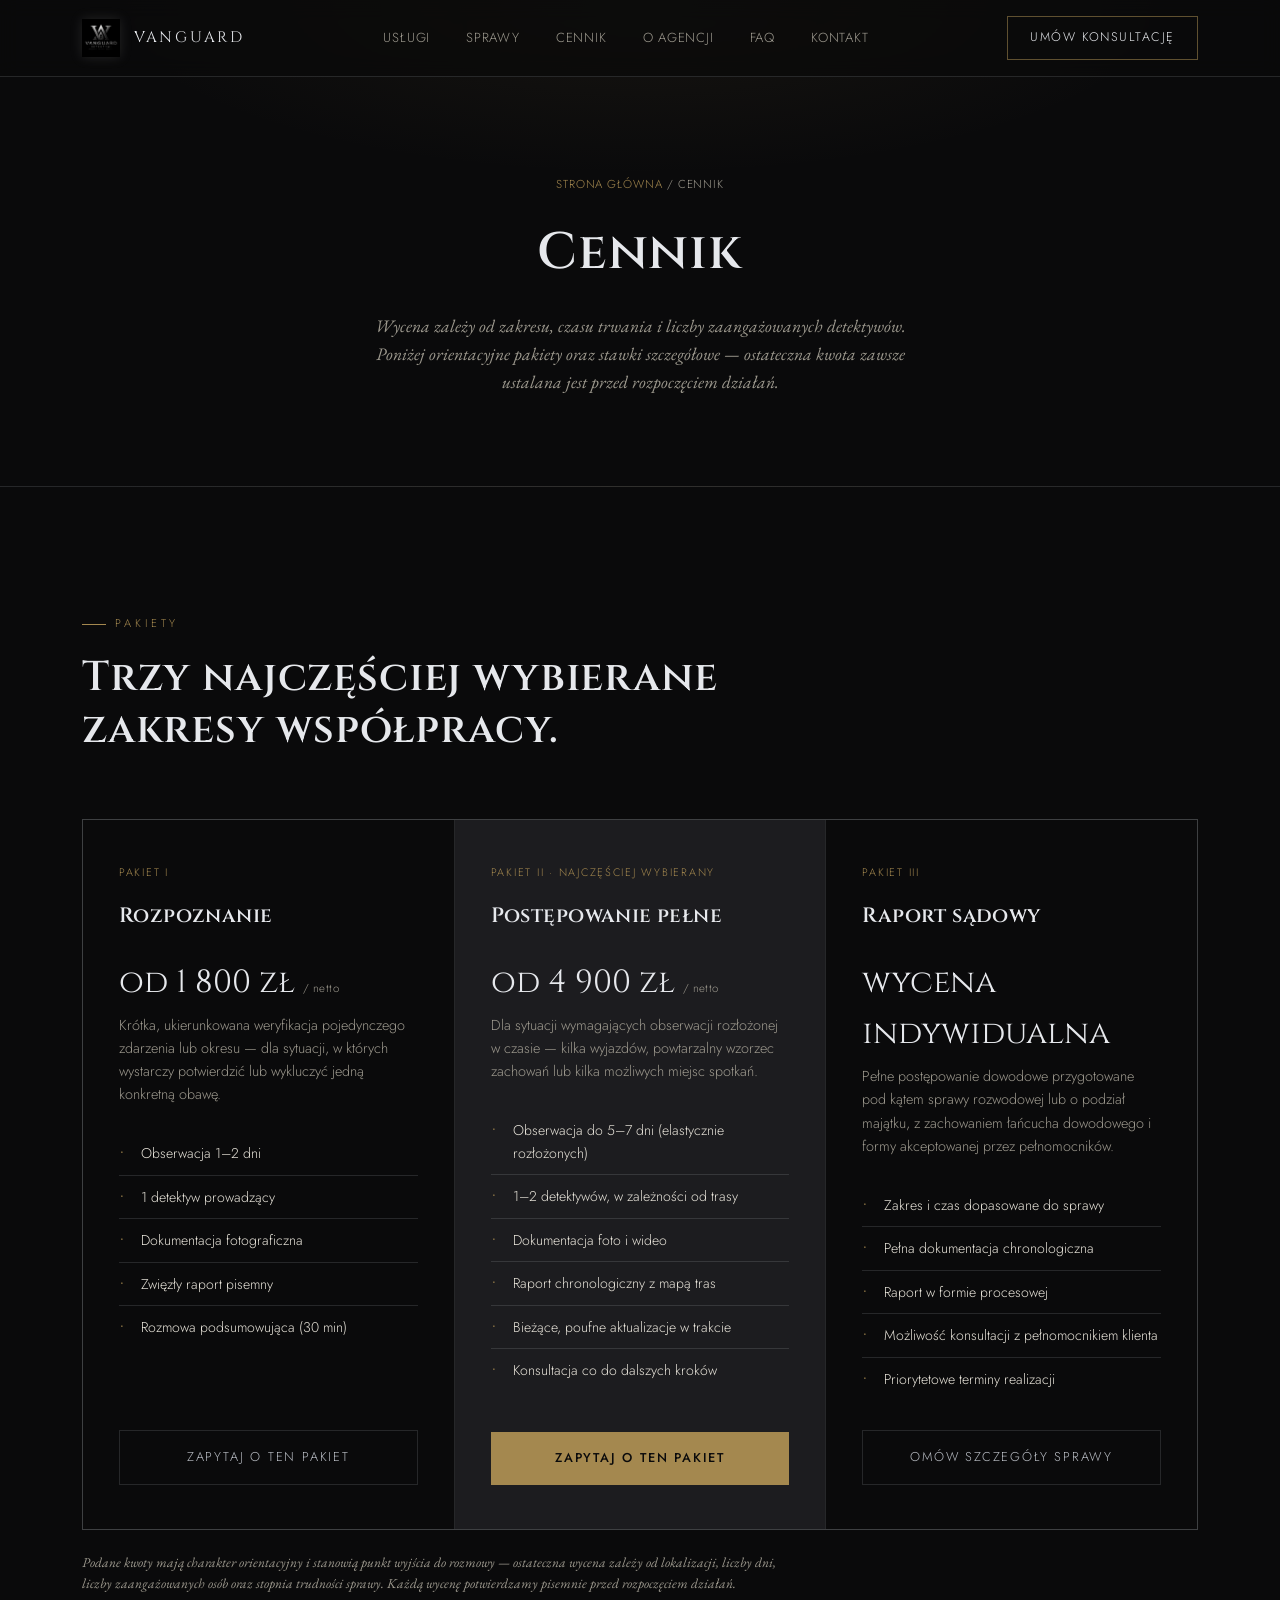
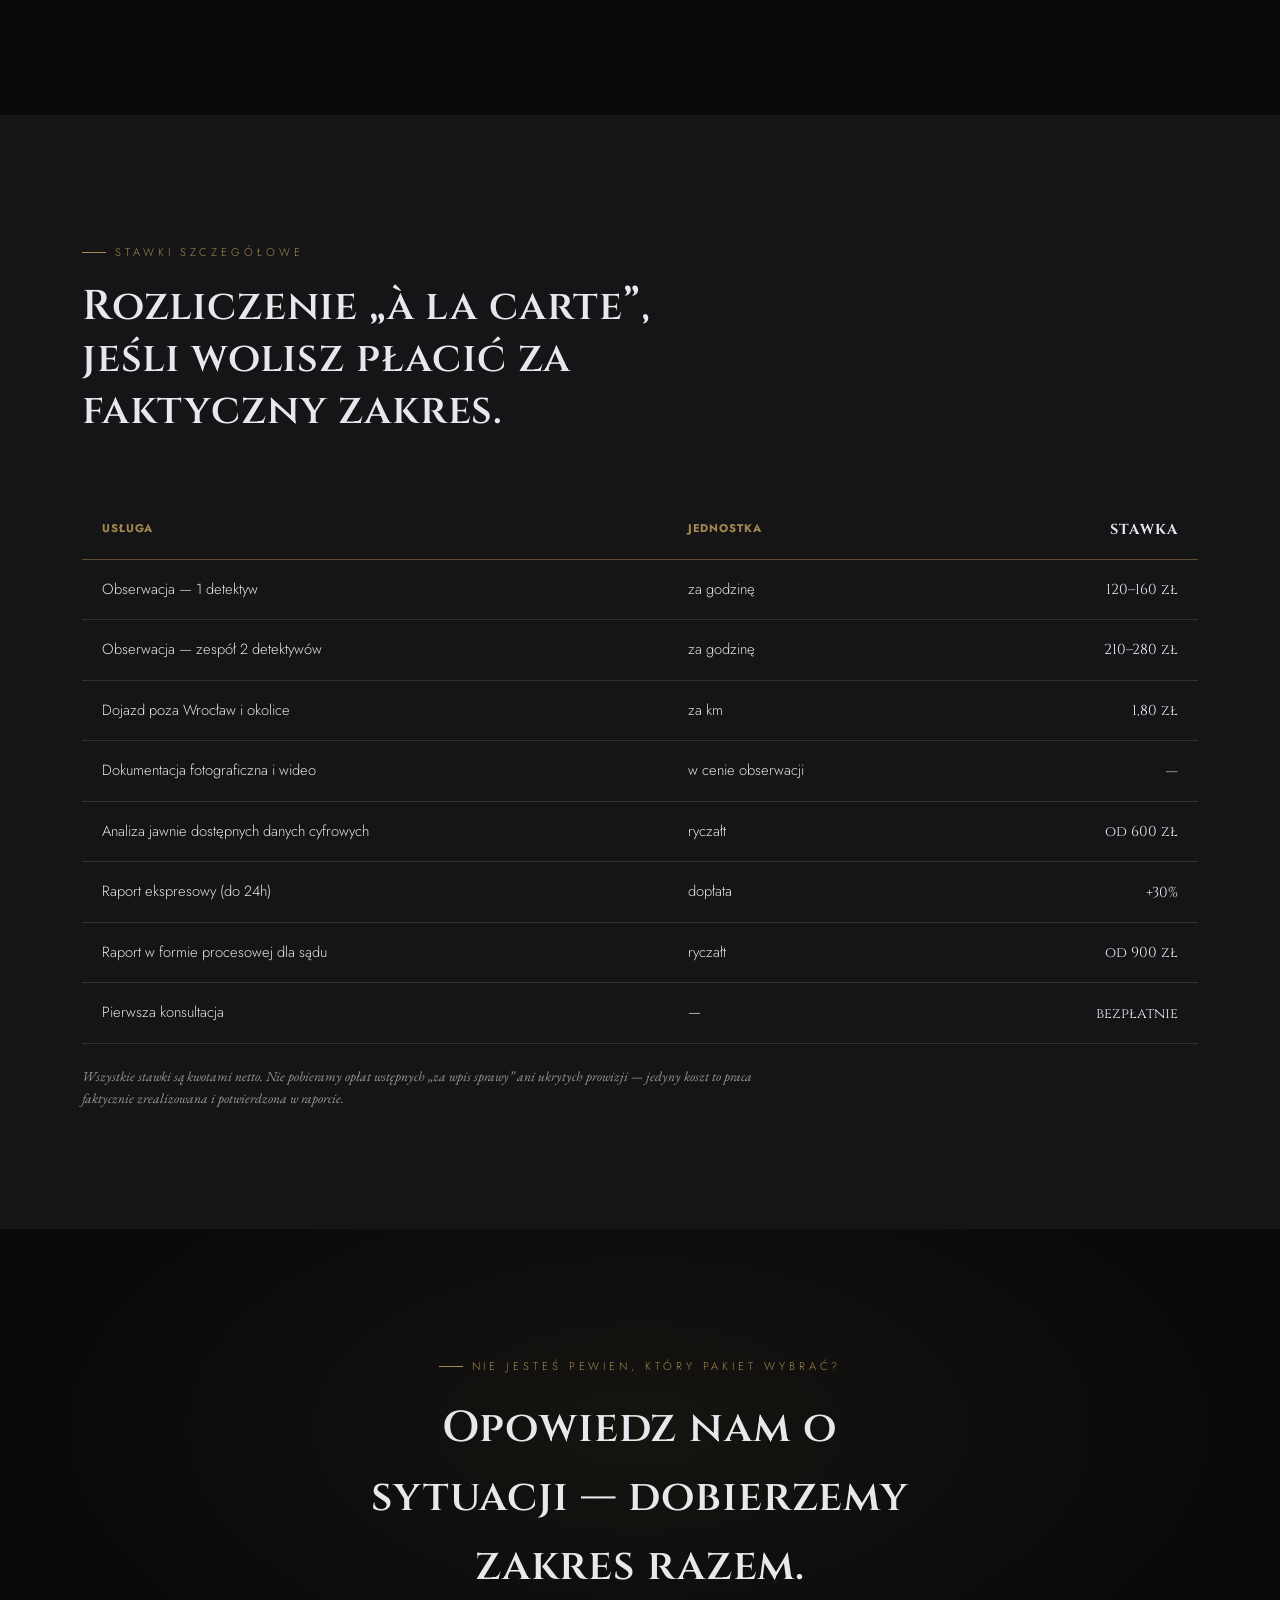
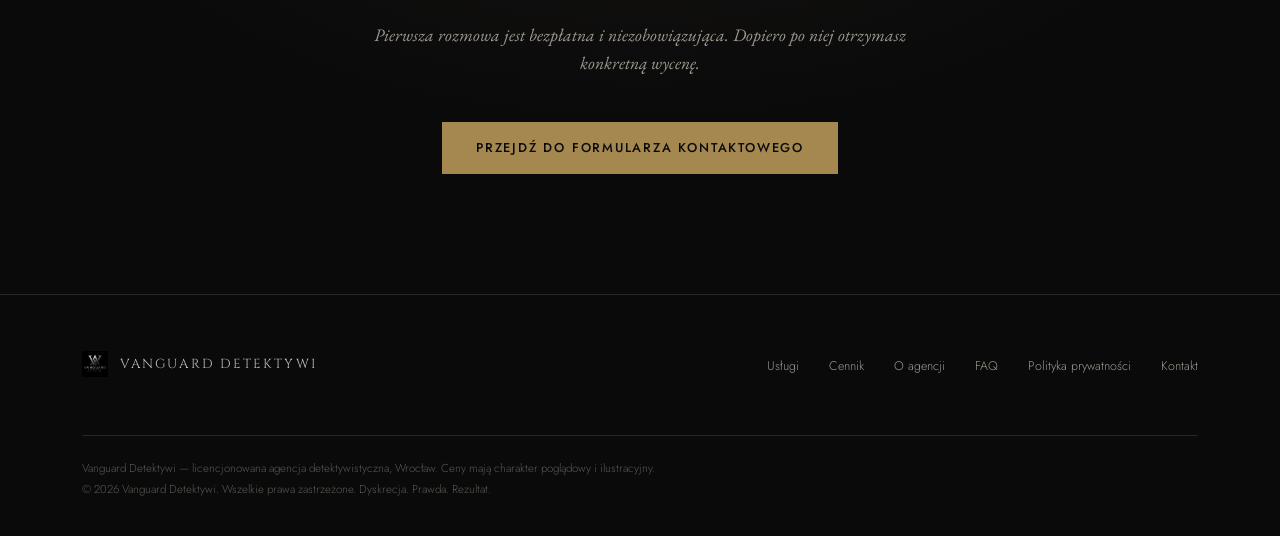
<file: cennik.html>
<!DOCTYPE html>
<html lang="pl">
<head>
<meta charset="UTF-8">
<meta name="viewport" content="width=device-width, initial-scale=1.0">
<title>Cennik — Vanguard Detektywi</title>
<link rel="preconnect" href="https://fonts.googleapis.com">
<link rel="preconnect" href="https://fonts.gstatic.com" crossorigin>
<link href="https://fonts.googleapis.com/css2?family=Cinzel:wght@400;500;600;700&family=EB+Garamond:ital,wght@0,400;0,500;1,400&family=Jost:wght@300;400;500;600&display=swap" rel="stylesheet">
<link rel="stylesheet" href="styles.css">
</head>
<body>

<header>
  <nav>
    <div class="brandmark">
      <img src="vanguard-logo.png" alt="Vanguard Detektywi">
      <span>VANGUARD</span>
    </div>
    <div class="navlinks">
      <a href="index.html#uslugi">Usługi</a>
      <a href="index.html#sprawy">Sprawy</a>
      <a href="cennik.html">Cennik</a>
      <a href="o-agencji.html">O agencji</a>
      <a href="faq.html">FAQ</a>
      <a href="index.html#kontakt">Kontakt</a>
    </div>
    <a class="nav-cta" href="index.html#kontakt">Umów konsultację</a>
  </nav>
</header>

<section class="page-hero">
  <div class="wrap">
    <span class="breadcrumb"><a href="index.html">Strona główna</a> / Cennik</span>
    <h1>Cennik</h1>
    <p class="sub">Wycena zależy od zakresu, czasu trwania i liczby zaangażowanych detektywów. Poniżej orientacyjne pakiety oraz stawki szczegółowe — ostateczna kwota zawsze ustalana jest przed rozpoczęciem działań.</p>
  </div>
</section>

<section>
  <div class="wrap">
    <div class="section-head reveal">
      <span class="eyebrow">Pakiety</span>
      <h2>Trzy najczęściej wybierane zakresy współpracy.</h2>
    </div>

    <div class="pricing-grid reveal">
      <div class="price-card">
        <span class="tier-tag">Pakiet I</span>
        <h3>Rozpoznanie</h3>
        <div class="price">od 1 800 zł <span>/ netto</span></div>
        <p class="desc">Krótka, ukierunkowana weryfikacja pojedynczego zdarzenia lub okresu — dla sytuacji, w których wystarczy potwierdzić lub wykluczyć jedną konkretną obawę.</p>
        <ul>
          <li>Obserwacja 1–2 dni</li>
          <li>1 detektyw prowadzący</li>
          <li>Dokumentacja fotograficzna</li>
          <li>Zwięzły raport pisemny</li>
          <li>Rozmowa podsumowująca (30 min)</li>
        </ul>
        <a class="btn-ghost" href="index.html#kontakt" style="text-align:center;">Zapytaj o ten pakiet</a>
      </div>

      <div class="price-card featured">
        <span class="tier-tag">Pakiet II · Najczęściej wybierany</span>
        <h3>Postępowanie pełne</h3>
        <div class="price">od 4 900 zł <span>/ netto</span></div>
        <p class="desc">Dla sytuacji wymagających obserwacji rozłożonej w czasie — kilka wyjazdów, powtarzalny wzorzec zachowań lub kilka możliwych miejsc spotkań.</p>
        <ul>
          <li>Obserwacja do 5–7 dni (elastycznie rozłożonych)</li>
          <li>1–2 detektywów, w zależności od trasy</li>
          <li>Dokumentacja foto i wideo</li>
          <li>Raport chronologiczny z mapą tras</li>
          <li>Bieżące, poufne aktualizacje w trakcie</li>
          <li>Konsultacja co do dalszych kroków</li>
        </ul>
        <a class="btn-primary" href="index.html#kontakt" style="text-align:center;">Zapytaj o ten pakiet</a>
      </div>

      <div class="price-card">
        <span class="tier-tag">Pakiet III</span>
        <h3>Raport sądowy</h3>
        <div class="price">wycena indywidualna</div>
        <p class="desc">Pełne postępowanie dowodowe przygotowane pod kątem sprawy rozwodowej lub o podział majątku, z zachowaniem łańcucha dowodowego i formy akceptowanej przez pełnomocników.</p>
        <ul>
          <li>Zakres i czas dopasowane do sprawy</li>
          <li>Pełna dokumentacja chronologiczna</li>
          <li>Raport w formie procesowej</li>
          <li>Możliwość konsultacji z pełnomocnikiem klienta</li>
          <li>Priorytetowe terminy realizacji</li>
        </ul>
        <a class="btn-ghost" href="index.html#kontakt" style="text-align:center;">Omów szczegóły sprawy</a>
      </div>
    </div>

    <p class="pricing-footnote reveal">Podane kwoty mają charakter orientacyjny i stanowią punkt wyjścia do rozmowy — ostateczna wycena zależy od lokalizacji, liczby dni, liczby zaangażowanych osób oraz stopnia trudności sprawy. Każdą wycenę potwierdzamy pisemnie przed rozpoczęciem działań.</p>
  </div>
</section>

<section class="files">
  <div class="wrap">
    <div class="section-head reveal">
      <span class="eyebrow">Stawki szczegółowe</span>
      <h2>Rozliczenie „à la carte”, jeśli wolisz płacić za faktyczny zakres.</h2>
    </div>
    <div class="reveal">
      <table class="rate-table">
        <thead>
          <tr><th>Usługa</th><th>Jednostka</th><th>Stawka</th></tr>
        </thead>
        <tbody>
          <tr><td>Obserwacja — 1 detektyw</td><td>za godzinę</td><td>120–160 zł</td></tr>
          <tr><td>Obserwacja — zespół 2 detektywów</td><td>za godzinę</td><td>210–280 zł</td></tr>
          <tr><td>Dojazd poza Wrocław i okolice</td><td>za km</td><td>1,80 zł</td></tr>
          <tr><td>Dokumentacja fotograficzna i wideo</td><td>w cenie obserwacji</td><td>—</td></tr>
          <tr><td>Analiza jawnie dostępnych danych cyfrowych</td><td>ryczałt</td><td>od 600 zł</td></tr>
          <tr><td>Raport ekspresowy (do 24h)</td><td>dopłata</td><td>+30%</td></tr>
          <tr><td>Raport w formie procesowej dla sądu</td><td>ryczałt</td><td>od 900 zł</td></tr>
          <tr><td>Pierwsza konsultacja</td><td>—</td><td>bezpłatnie</td></tr>
        </tbody>
      </table>
      <p class="pricing-footnote">Wszystkie stawki są kwotami netto. Nie pobieramy opłat wstępnych „za wpis sprawy” ani ukrytych prowizji — jedyny koszt to praca faktycznie zrealizowana i potwierdzona w raporcie.</p>
    </div>
  </div>
</section>

<section class="contact" id="kontakt">
  <div class="wrap">
    <span class="eyebrow">Nie jesteś pewien, który pakiet wybrać?</span>
    <h2>Opowiedz nam o sytuacji — dobierzemy zakres razem.</h2>
    <p class="sub">Pierwsza rozmowa jest bezpłatna i niezobowiązująca. Dopiero po niej otrzymasz konkretną wycenę.</p>
    <a class="btn-primary" href="index.html#kontakt">Przejdź do formularza kontaktowego</a>
  </div>
</section>

<footer>
  <div class="wrap">
    <div class="fbrand">
      <img src="vanguard-logo.png" alt="">
      <span>VANGUARD DETEKTYWI</span>
    </div>
    <div class="flinks">
      <a href="index.html#uslugi">Usługi</a>
      <a href="cennik.html">Cennik</a>
      <a href="o-agencji.html">O agencji</a>
      <a href="faq.html">FAQ</a>
      <a href="polityka-prywatnosci.html">Polityka prywatności</a>
      <a href="index.html#kontakt">Kontakt</a>
    </div>
    <div class="fine">
      Vanguard Detektywi — licencjonowana agencja detektywistyczna, Wrocław. Ceny mają charakter poglądowy i ilustracyjny.<br>
      © 2026 Vanguard Detektywi. Wszelkie prawa zastrzeżone. Dyskrecja. Prawda. Rezultat.
    </div>
  </div>
</footer>

<script>
  const revealEls = document.querySelectorAll('.reveal');
  const io = new IntersectionObserver((entries)=>{
    entries.forEach(e=>{
      if(e.isIntersecting){ e.target.classList.add('is-visible'); io.unobserve(e.target); }
    });
  }, {threshold:0.15});
  revealEls.forEach(el=>io.observe(el));
</script>

</body>
</html>
</file>
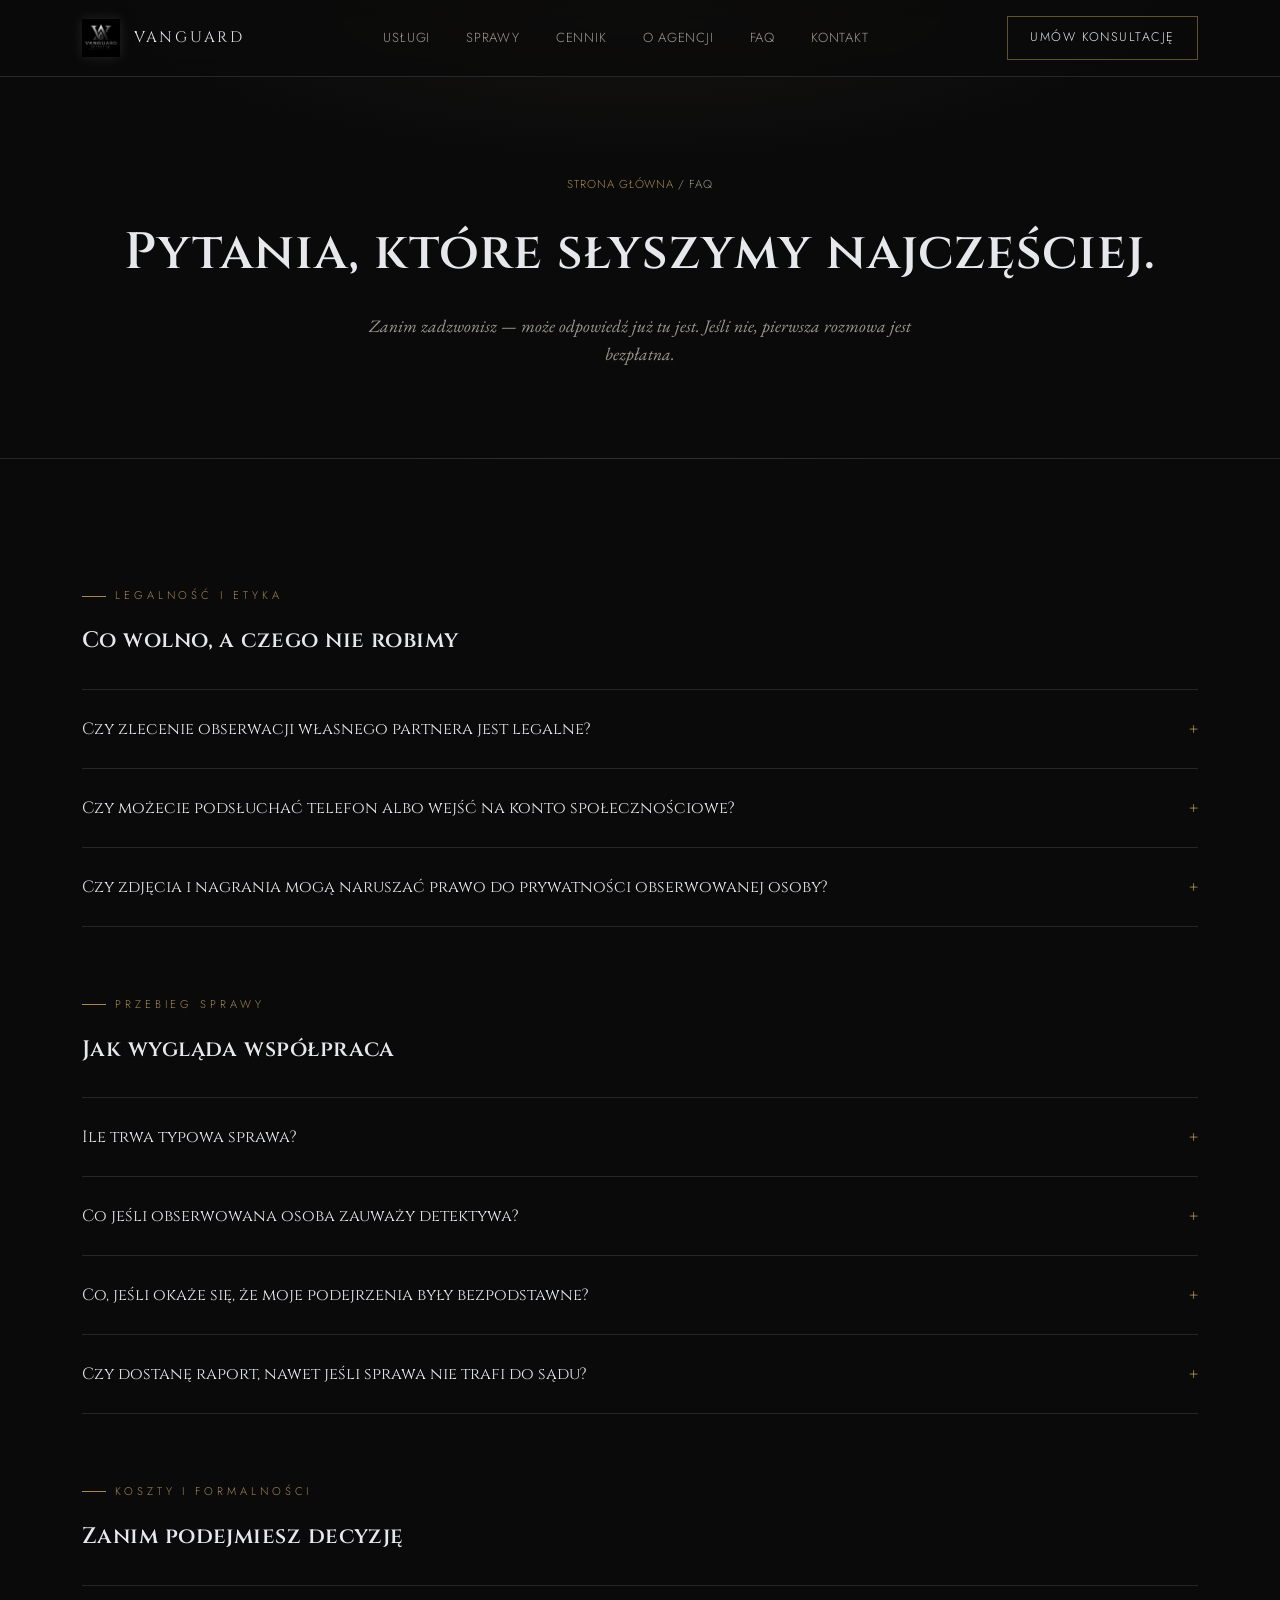
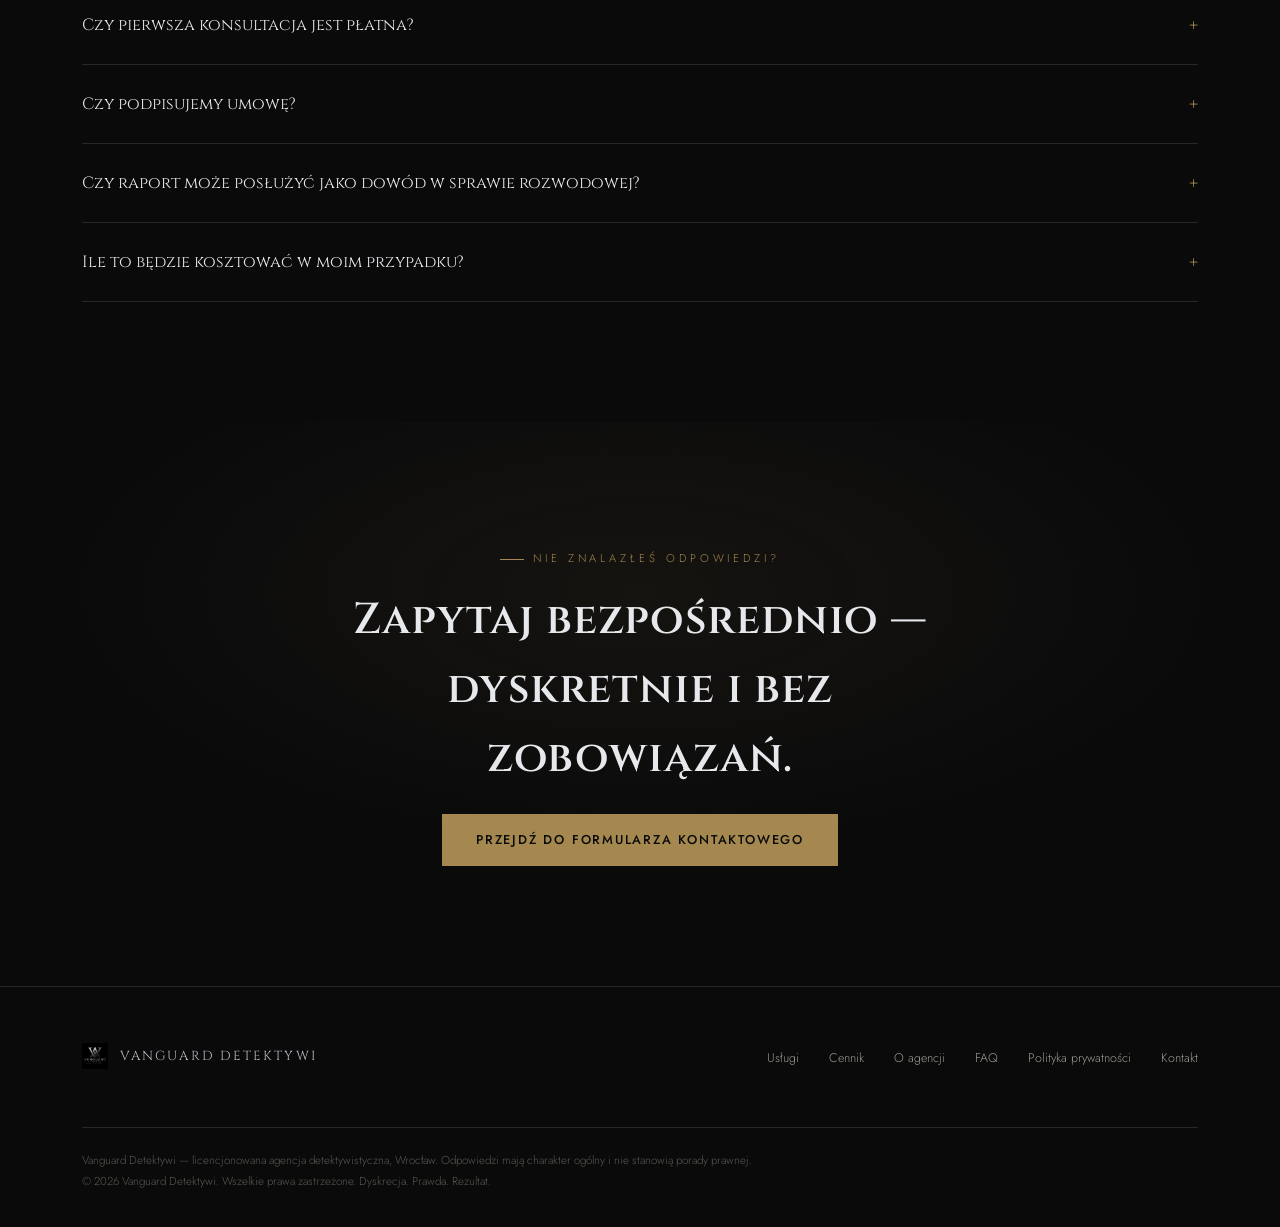
<file: faq.html>
<!DOCTYPE html>
<html lang="pl">
<head>
<meta charset="UTF-8">
<meta name="viewport" content="width=device-width, initial-scale=1.0">
<title>FAQ — Vanguard Detektywi</title>
<link rel="preconnect" href="https://fonts.googleapis.com">
<link rel="preconnect" href="https://fonts.gstatic.com" crossorigin>
<link href="https://fonts.googleapis.com/css2?family=Cinzel:wght@400;500;600;700&family=EB+Garamond:ital,wght@0,400;0,500;1,400&family=Jost:wght@300;400;500;600&display=swap" rel="stylesheet">
<link rel="stylesheet" href="styles.css">
</head>
<body>

<header>
  <nav>
    <div class="brandmark">
      <img src="vanguard-logo.png" alt="Vanguard Detektywi">
      <span>VANGUARD</span>
    </div>
    <div class="navlinks">
      <a href="index.html#uslugi">Usługi</a>
      <a href="index.html#sprawy">Sprawy</a>
      <a href="cennik.html">Cennik</a>
      <a href="o-agencji.html">O agencji</a>
      <a href="faq.html">FAQ</a>
      <a href="index.html#kontakt">Kontakt</a>
    </div>
    <a class="nav-cta" href="index.html#kontakt">Umów konsultację</a>
  </nav>
</header>

<section class="page-hero">
  <div class="wrap">
    <span class="breadcrumb"><a href="index.html">Strona główna</a> / FAQ</span>
    <h1>Pytania, które słyszymy najczęściej.</h1>
    <p class="sub">Zanim zadzwonisz — może odpowiedź już tu jest. Jeśli nie, pierwsza rozmowa jest bezpłatna.</p>
  </div>
</section>

<section>
  <div class="wrap">

    <div class="faq-cat reveal">
      <span class="eyebrow">Legalność i etyka</span>
      <h2 style="margin:18px 0 30px; font-size:1.4rem;">Co wolno, a czego nie robimy</h2>
      <div class="faq-list">

        <div class="faq-item">
          <button class="faq-q">Czy zlecenie obserwacji własnego partnera jest legalne?<span class="icon">+</span></button>
          <div class="faq-a"><p>Tak. Obserwacja osoby w przestrzeni publicznej i dokumentowanie jej zachowania jest legalne i prowadzone przez licencjonowanych detektywów w granicach ustawy o usługach detektywistycznych. Nie musisz informować partnera o zleceniu.</p></div>
        </div>

        <div class="faq-item">
          <button class="faq-q">Czy możecie podsłuchać telefon albo wejść na konto społecznościowe?<span class="icon">+</span></button>
          <div class="faq-a"><p>Nie. Nie przechwytujemy korespondencji, nie logujemy się na cudze konta i nie instalujemy oprogramowania szpiegującego — to działania nielegalne, niezależnie od intencji. Pracujemy wyłącznie na obserwacji, dokumentacji i jawnie dostępnych informacjach.</p></div>
        </div>

        <div class="faq-item">
          <button class="faq-q">Czy zdjęcia i nagrania mogą naruszać prawo do prywatności obserwowanej osoby?<span class="icon">+</span></button>
          <div class="faq-a"><p>Dokumentację prowadzimy w przestrzeni publicznej i w sposób zgodny z przepisami o ochronie danych osobowych, tak aby materiał mógł zostać wykorzystany w postępowaniu sądowym bez ryzyka jego podważenia z przyczyn formalnych.</p></div>
        </div>

      </div>
    </div>

    <div class="faq-cat reveal">
      <span class="eyebrow">Przebieg sprawy</span>
      <h2 style="margin:18px 0 30px; font-size:1.4rem;">Jak wygląda współpraca</h2>
      <div class="faq-list">

        <div class="faq-item">
          <button class="faq-q">Ile trwa typowa sprawa?<span class="icon">+</span></button>
          <div class="faq-a"><p>Od kilku dni przy rozpoznaniu jednego zdarzenia, do kilku tygodni przy sprawach z powtarzalnym, trudnym do uchwycenia wzorcem zachowań. Realny czas ustalamy wspólnie po pierwszej rozmowie.</p></div>
        </div>

        <div class="faq-item">
          <button class="faq-q">Co jeśli obserwowana osoba zauważy detektywa?<span class="icon">+</span></button>
          <div class="faq-a"><p>Zdarza się rzadko — zespół dobiera trasy, dystans i rotację tak, aby zminimalizować to ryzyko. Jeśli do tego dojdzie, informujemy klienta i wspólnie decydujemy o dalszych krokach, zanim cokolwiek zostanie kontynuowane.</p></div>
        </div>

        <div class="faq-item">
          <button class="faq-q">Co, jeśli okaże się, że moje podejrzenia były bezpodstawne?<span class="icon">+</span></button>
          <div class="faq-a"><p>Otrzymasz raport dokładnie taki, jaki wynika z faktów — również wtedy, gdy nic nie potwierdza obaw. Dla wielu klientów to i tak wartościowy wynik: realny spokój oparty na sprawdzonych faktach, a nie na domysłach.</p></div>
        </div>

        <div class="faq-item">
          <button class="faq-q">Czy dostanę raport, nawet jeśli sprawa nie trafi do sądu?<span class="icon">+</span></button>
          <div class="faq-a"><p>Tak. Raport końcowy przekazujemy zawsze, niezależnie od tego, czy zostanie wykorzystany w postępowaniu sądowym, czy posłuży wyłącznie do Twojej własnej decyzji.</p></div>
        </div>

      </div>
    </div>

    <div class="faq-cat reveal">
      <span class="eyebrow">Koszty i formalności</span>
      <h2 style="margin:18px 0 30px; font-size:1.4rem;">Zanim podejmiesz decyzję</h2>
      <div class="faq-list">

        <div class="faq-item">
          <button class="faq-q">Czy pierwsza konsultacja jest płatna?<span class="icon">+</span></button>
          <div class="faq-a"><p>Nie. Pierwsza rozmowa, w której ustalamy sytuację i możliwy zakres działań, jest zawsze bezpłatna i niezobowiązująca.</p></div>
        </div>

        <div class="faq-item">
          <button class="faq-q">Czy podpisujemy umowę?<span class="icon">+</span></button>
          <div class="faq-a"><p>Tak, każde zlecenie poprzedza pisemna umowa określająca zakres, czas trwania, sposób dokumentowania czynności i wynagrodzenie — dla Twojego bezpieczeństwa i naszego.</p></div>
        </div>

        <div class="faq-item">
          <button class="faq-q">Czy raport może posłużyć jako dowód w sprawie rozwodowej?<span class="icon">+</span></button>
          <div class="faq-a"><p>Tak, o ile klient tego oczekuje — przygotowujemy raport w formie i języku, które ułatwiają wykorzystanie go przez pełnomocnika w postępowaniu sądowym. Ostateczną ocenę dowodową podejmuje zawsze sąd.</p></div>
        </div>

        <div class="faq-item">
          <button class="faq-q">Ile to będzie kosztować w moim przypadku?<span class="icon">+</span></button>
          <div class="faq-a"><p>Zależy od zakresu i czasu trwania — orientacyjne pakiety znajdziesz na stronie <a href="cennik.html" style="color:var(--brass);">cennika</a>. Dokładną wycenę otrzymasz po bezpłatnej rozmowie wstępnej.</p></div>
        </div>

      </div>
    </div>

  </div>
</section>

<section class="contact" id="kontakt">
  <div class="wrap">
    <span class="eyebrow">Nie znalazłeś odpowiedzi?</span>
    <h2>Zapytaj bezpośrednio — dyskretnie i bez zobowiązań.</h2>
    <a class="btn-primary" href="index.html#kontakt">Przejdź do formularza kontaktowego</a>
  </div>
</section>

<footer>
  <div class="wrap">
    <div class="fbrand">
      <img src="vanguard-logo.png" alt="">
      <span>VANGUARD DETEKTYWI</span>
    </div>
    <div class="flinks">
      <a href="index.html#uslugi">Usługi</a>
      <a href="cennik.html">Cennik</a>
      <a href="o-agencji.html">O agencji</a>
      <a href="faq.html">FAQ</a>
      <a href="polityka-prywatnosci.html">Polityka prywatności</a>
      <a href="index.html#kontakt">Kontakt</a>
    </div>
    <div class="fine">
      Vanguard Detektywi — licencjonowana agencja detektywistyczna, Wrocław. Odpowiedzi mają charakter ogólny i nie stanowią porady prawnej.<br>
      © 2026 Vanguard Detektywi. Wszelkie prawa zastrzeżone. Dyskrecja. Prawda. Rezultat.
    </div>
  </div>
</footer>

<script>
  const revealEls = document.querySelectorAll('.reveal');
  const io = new IntersectionObserver((entries)=>{
    entries.forEach(e=>{
      if(e.isIntersecting){ e.target.classList.add('is-visible'); io.unobserve(e.target); }
    });
  }, {threshold:0.15});
  revealEls.forEach(el=>io.observe(el));

  document.querySelectorAll('.faq-item').forEach(item=>{
    const q = item.querySelector('.faq-q');
    const a = item.querySelector('.faq-a');
    q.addEventListener('click', ()=>{
      const isOpen = item.classList.contains('open');
      document.querySelectorAll('.faq-item.open').forEach(o=>{
        if(o !== item){
          o.classList.remove('open');
          o.querySelector('.faq-a').style.maxHeight = null;
        }
      });
      if(isOpen){
        item.classList.remove('open');
        a.style.maxHeight = null;
      } else {
        item.classList.add('open');
        a.style.maxHeight = a.scrollHeight + 'px';
      }
    });
  });
</script>

</body>
</html>
</file>
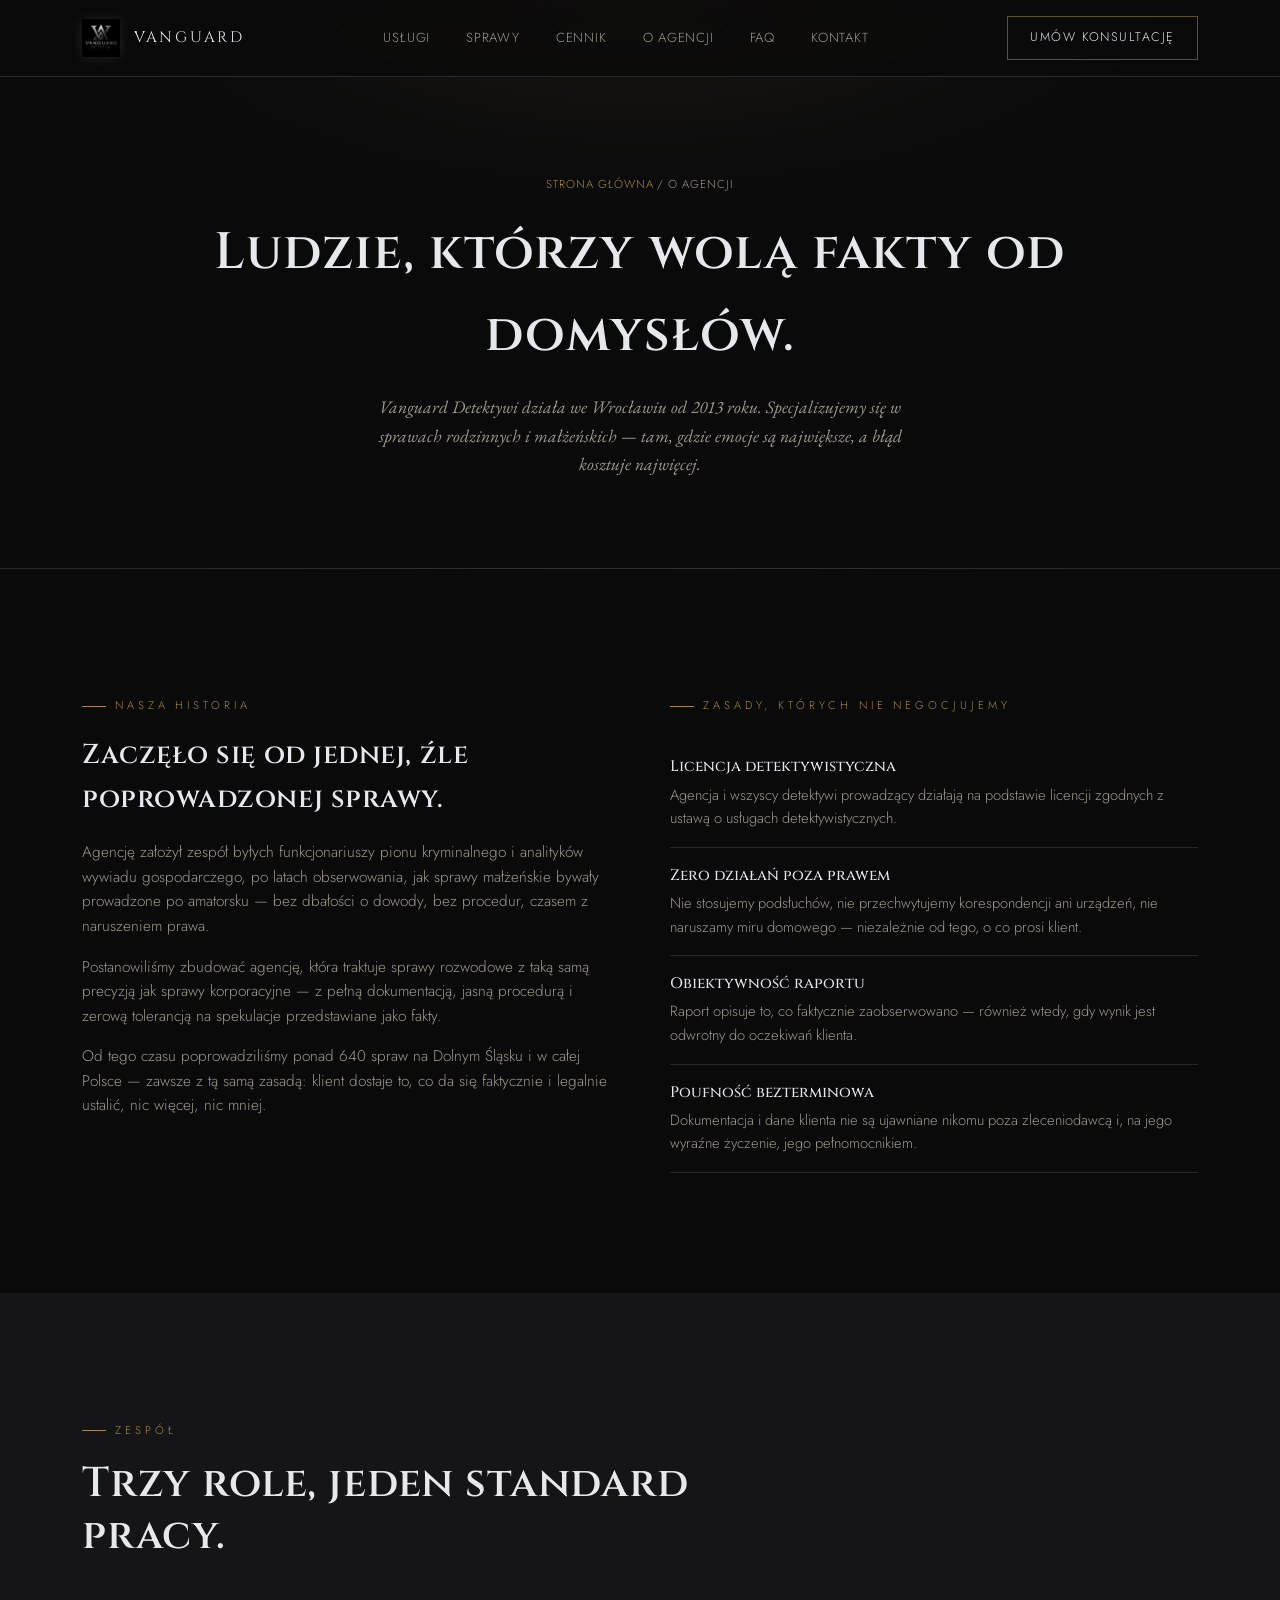
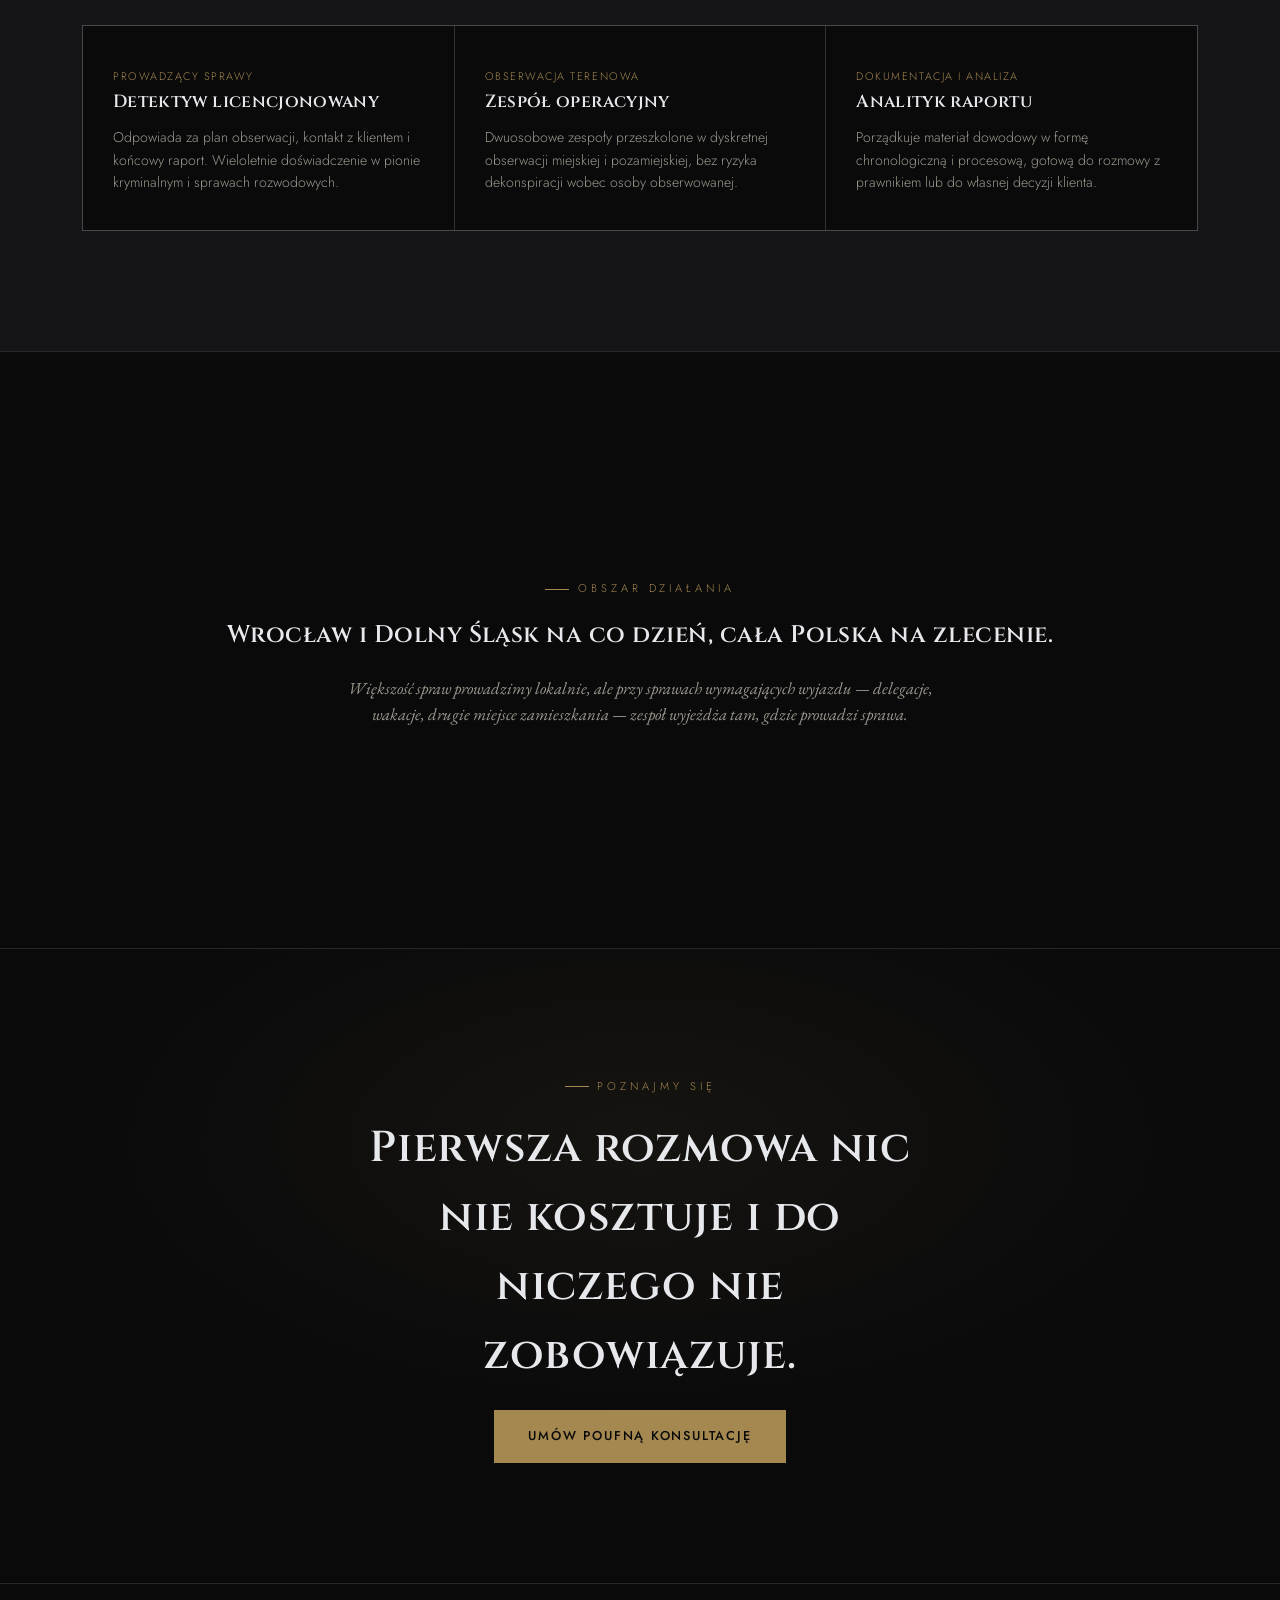
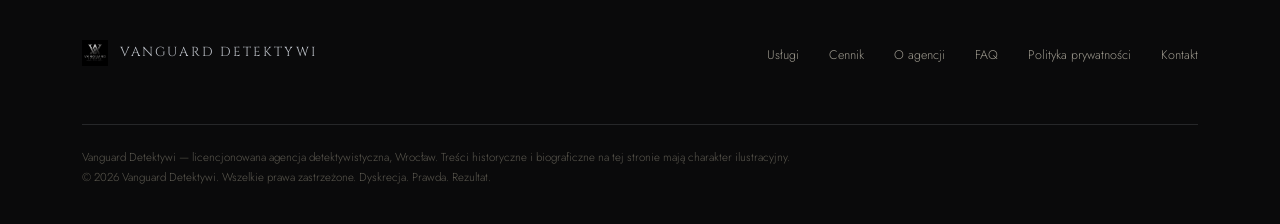
<file: o-agencji.html>
<!DOCTYPE html>
<html lang="pl">
<head>
<meta charset="UTF-8">
<meta name="viewport" content="width=device-width, initial-scale=1.0">
<title>O agencji — Vanguard Detektywi</title>
<link rel="preconnect" href="https://fonts.googleapis.com">
<link rel="preconnect" href="https://fonts.gstatic.com" crossorigin>
<link href="https://fonts.googleapis.com/css2?family=Cinzel:wght@400;500;600;700&family=EB+Garamond:ital,wght@0,400;0,500;1,400&family=Jost:wght@300;400;500;600&display=swap" rel="stylesheet">
<link rel="stylesheet" href="styles.css">
</head>
<body>

<header>
  <nav>
    <div class="brandmark">
      <img src="vanguard-logo.png" alt="Vanguard Detektywi">
      <span>VANGUARD</span>
    </div>
    <div class="navlinks">
      <a href="index.html#uslugi">Usługi</a>
      <a href="index.html#sprawy">Sprawy</a>
      <a href="cennik.html">Cennik</a>
      <a href="o-agencji.html">O agencji</a>
      <a href="faq.html">FAQ</a>
      <a href="index.html#kontakt">Kontakt</a>
    </div>
    <a class="nav-cta" href="index.html#kontakt">Umów konsultację</a>
  </nav>
</header>

<section class="page-hero">
  <div class="wrap">
    <span class="breadcrumb"><a href="index.html">Strona główna</a> / O agencji</span>
    <h1>Ludzie, którzy wolą fakty od domysłów.</h1>
    <p class="sub">Vanguard Detektywi działa we Wrocławiu od 2013 roku. Specjalizujemy się w sprawach rodzinnych i małżeńskich — tam, gdzie emocje są największe, a błąd kosztuje najwięcej.</p>
  </div>
</section>

<section>
  <div class="wrap">
    <div class="about-grid reveal">
      <div>
        <span class="eyebrow">Nasza historia</span>
        <h2 style="margin-top:18px; font-size:1.7rem;">Zaczęło się od jednej, źle poprowadzonej sprawy.</h2>
        <p style="margin-top:20px; color:var(--bone-dim); font-size:0.96rem;">
          Agencję założył zespół byłych funkcjonariuszy pionu kryminalnego i analityków wywiadu gospodarczego, po latach obserwowania, jak sprawy małżeńskie bywały prowadzone po amatorsku — bez dbałości o dowody, bez procedur, czasem z naruszeniem prawa.
        </p>
        <p style="margin-top:16px; color:var(--bone-dim); font-size:0.96rem;">
          Postanowiliśmy zbudować agencję, która traktuje sprawy rozwodowe z taką samą precyzją jak sprawy korporacyjne — z pełną dokumentacją, jasną procedurą i zerową tolerancją na spekulacje przedstawiane jako fakty.
        </p>
        <p style="margin-top:16px; color:var(--bone-dim); font-size:0.96rem;">
          Od tego czasu poprowadziliśmy ponad 640 spraw na Dolnym Śląsku i w całej Polsce — zawsze z tą samą zasadą: klient dostaje to, co da się faktycznie i legalnie ustalić, nic więcej, nic mniej.
        </p>
      </div>
      <div>
        <span class="eyebrow">Zasady, których nie negocjujemy</span>
        <ul class="credentials-list">
          <li><b>Licencja detektywistyczna</b>Agencja i wszyscy detektywi prowadzący działają na podstawie licencji zgodnych z ustawą o usługach detektywistycznych.</li>
          <li><b>Zero działań poza prawem</b>Nie stosujemy podsłuchów, nie przechwytujemy korespondencji ani urządzeń, nie naruszamy miru domowego — niezależnie od tego, o co prosi klient.</li>
          <li><b>Obiektywność raportu</b>Raport opisuje to, co faktycznie zaobserwowano — również wtedy, gdy wynik jest odwrotny do oczekiwań klienta.</li>
          <li><b>Poufność bezterminowa</b>Dokumentacja i dane klienta nie są ujawniane nikomu poza zleceniodawcą i, na jego wyraźne życzenie, jego pełnomocnikiem.</li>
        </ul>
      </div>
    </div>
  </div>
</section>

<section class="files">
  <div class="wrap">
    <div class="section-head reveal">
      <span class="eyebrow">Zespół</span>
      <h2>Trzy role, jeden standard pracy.</h2>
    </div>
    <div class="team-grid reveal">
      <div class="team-card">
        <span class="role">Prowadzący sprawy</span>
        <h3>Detektyw licencjonowany</h3>
        <p>Odpowiada za plan obserwacji, kontakt z klientem i końcowy raport. Wieloletnie doświadczenie w pionie kryminalnym i sprawach rozwodowych.</p>
      </div>
      <div class="team-card">
        <span class="role">Obserwacja terenowa</span>
        <h3>Zespół operacyjny</h3>
        <p>Dwuosobowe zespoły przeszkolone w dyskretnej obserwacji miejskiej i pozamiejskiej, bez ryzyka dekonspiracji wobec osoby obserwowanej.</p>
      </div>
      <div class="team-card">
        <span class="role">Dokumentacja i analiza</span>
        <h3>Analityk raportu</h3>
        <p>Porządkuje materiał dowodowy w formę chronologiczną i procesową, gotową do rozmowy z prawnikiem lub do własnej decyzji klienta.</p>
      </div>
    </div>
  </div>
</section>

<section class="discretion">
  <div class="wrap" style="grid-template-columns:1fr; text-align:center;">
    <div class="reveal">
      <span class="eyebrow">Obszar działania</span>
      <h2 style="margin-top:18px;">Wrocław i Dolny Śląsk na co dzień, cała Polska na zlecenie.</h2>
      <p style="margin:20px auto 0; max-width:640px; color:var(--bone-dim); font-family:'EB Garamond', serif; font-style:italic; font-size:1.05rem;">
        Większość spraw prowadzimy lokalnie, ale przy sprawach wymagających wyjazdu — delegacje, wakacje, drugie miejsce zamieszkania — zespół wyjeżdża tam, gdzie prowadzi sprawa.
      </p>
    </div>
  </div>
</section>

<section class="contact" id="kontakt">
  <div class="wrap">
    <span class="eyebrow">Poznajmy się</span>
    <h2>Pierwsza rozmowa nic nie kosztuje i do niczego nie zobowiązuje.</h2>
    <a class="btn-primary" href="index.html#kontakt">Umów poufną konsultację</a>
  </div>
</section>

<footer>
  <div class="wrap">
    <div class="fbrand">
      <img src="vanguard-logo.png" alt="">
      <span>VANGUARD DETEKTYWI</span>
    </div>
    <div class="flinks">
      <a href="index.html#uslugi">Usługi</a>
      <a href="cennik.html">Cennik</a>
      <a href="o-agencji.html">O agencji</a>
      <a href="faq.html">FAQ</a>
      <a href="polityka-prywatnosci.html">Polityka prywatności</a>
      <a href="index.html#kontakt">Kontakt</a>
    </div>
    <div class="fine">
      Vanguard Detektywi — licencjonowana agencja detektywistyczna, Wrocław. Treści historyczne i biograficzne na tej stronie mają charakter ilustracyjny.<br>
      © 2026 Vanguard Detektywi. Wszelkie prawa zastrzeżone. Dyskrecja. Prawda. Rezultat.
    </div>
  </div>
</footer>

<script>
  const revealEls = document.querySelectorAll('.reveal');
  const io = new IntersectionObserver((entries)=>{
    entries.forEach(e=>{
      if(e.isIntersecting){ e.target.classList.add('is-visible'); io.unobserve(e.target); }
    });
  }, {threshold:0.15});
  revealEls.forEach(el=>io.observe(el));
</script>

</body>
</html>
</file>
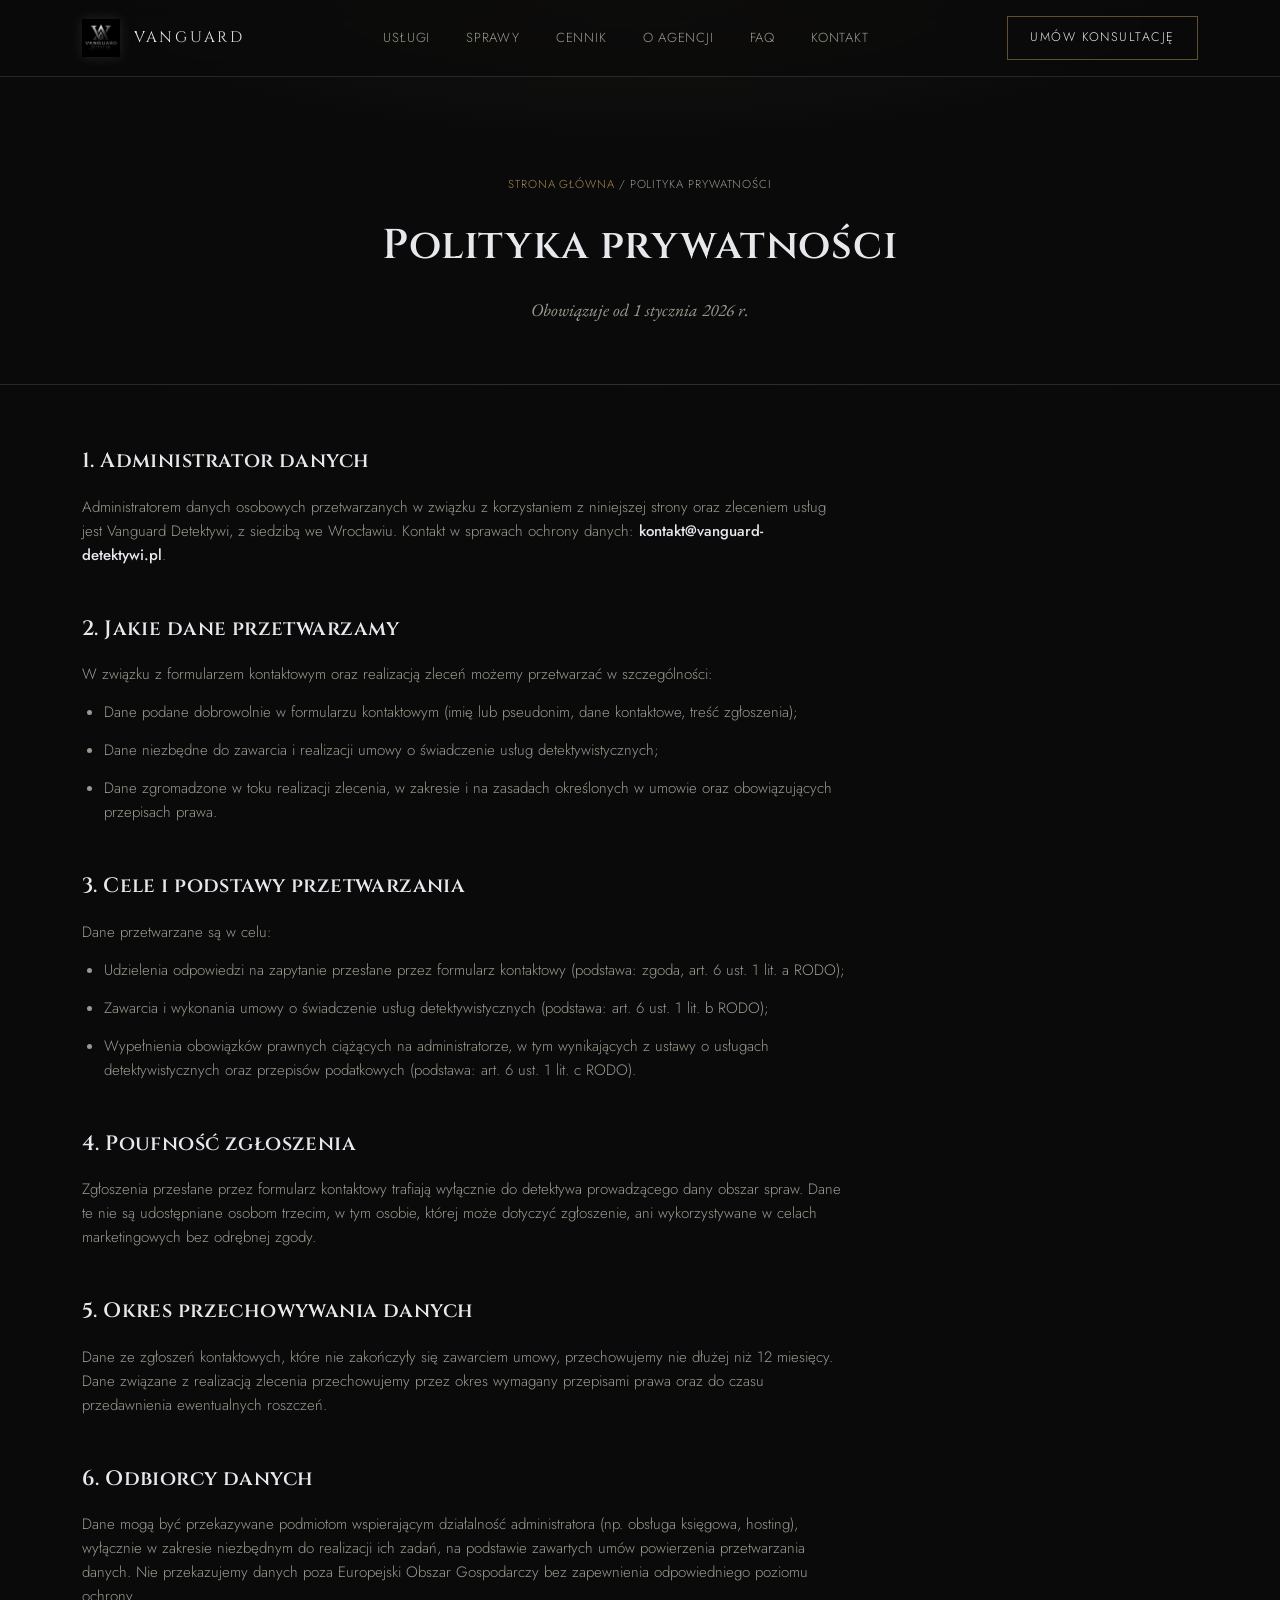
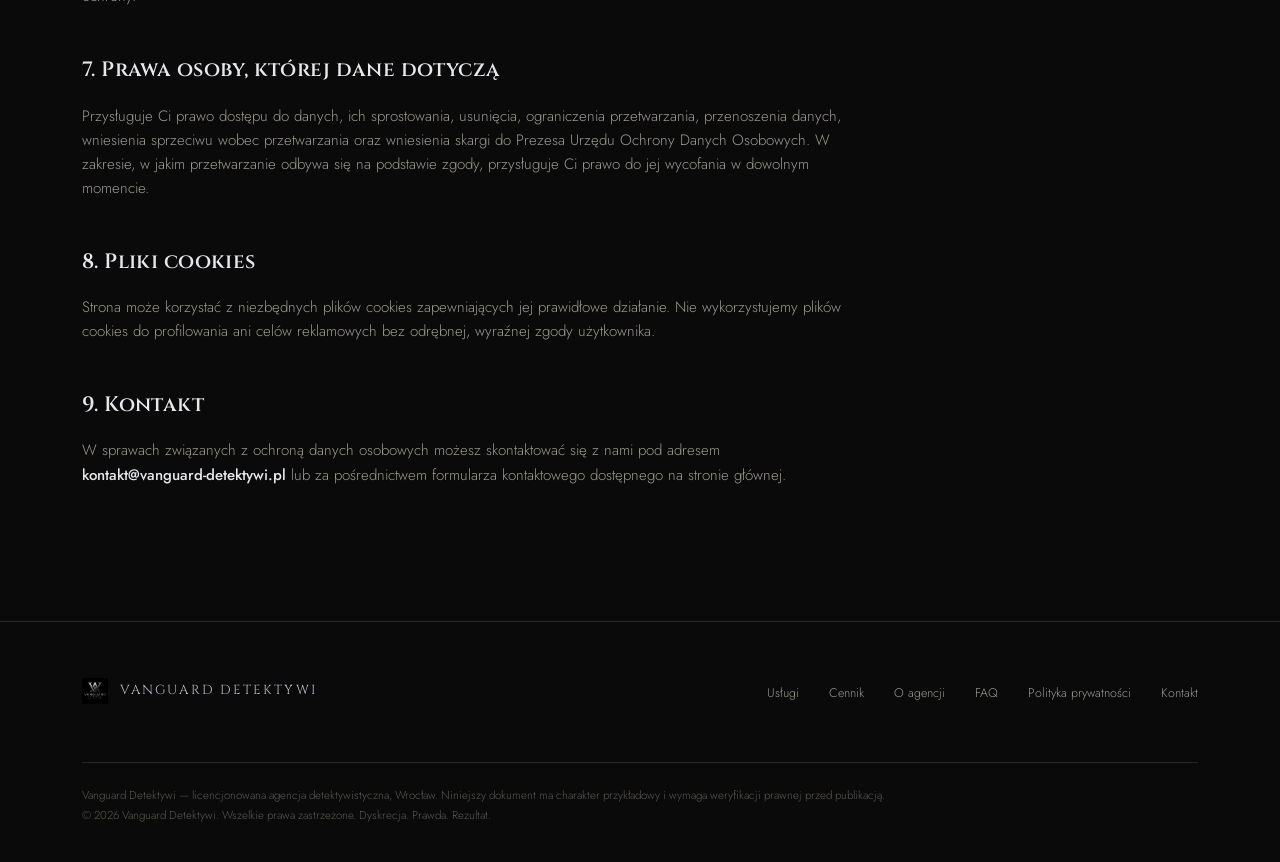
<file: polityka-prywatnosci.html>
<!DOCTYPE html>
<html lang="pl">
<head>
<meta charset="UTF-8">
<meta name="viewport" content="width=device-width, initial-scale=1.0">
<title>Polityka prywatności — Vanguard Detektywi</title>
<link rel="preconnect" href="https://fonts.googleapis.com">
<link rel="preconnect" href="https://fonts.gstatic.com" crossorigin>
<link href="https://fonts.googleapis.com/css2?family=Cinzel:wght@400;500;600;700&family=EB+Garamond:ital,wght@0,400;0,500;1,400&family=Jost:wght@300;400;500;600&display=swap" rel="stylesheet">
<link rel="stylesheet" href="styles.css">
</head>
<body>

<header>
  <nav>
    <div class="brandmark">
      <img src="vanguard-logo.png" alt="Vanguard Detektywi">
      <span>VANGUARD</span>
    </div>
    <div class="navlinks">
      <a href="index.html#uslugi">Usługi</a>
      <a href="index.html#sprawy">Sprawy</a>
      <a href="cennik.html">Cennik</a>
      <a href="o-agencji.html">O agencji</a>
      <a href="faq.html">FAQ</a>
      <a href="index.html#kontakt">Kontakt</a>
    </div>
    <a class="nav-cta" href="index.html#kontakt">Umów konsultację</a>
  </nav>
</header>

<section class="page-hero" style="padding-bottom:60px;">
  <div class="wrap">
    <span class="breadcrumb"><a href="index.html">Strona główna</a> / Polityka prywatności</span>
    <h1 style="font-size:clamp(1.9rem,3.6vw,2.6rem);">Polityka prywatności</h1>
    <p class="sub">Obowiązuje od 1 stycznia 2026 r.</p>
  </div>
</section>

<section style="padding-top:60px;">
  <div class="wrap legal-doc">

    <h2>1. Administrator danych</h2>
    <p>Administratorem danych osobowych przetwarzanych w związku z korzystaniem z niniejszej strony oraz zleceniem usług jest Vanguard Detektywi, z siedzibą we Wrocławiu. Kontakt w sprawach ochrony danych: <strong>kontakt@vanguard-detektywi.pl</strong>.</p>

    <h2>2. Jakie dane przetwarzamy</h2>
    <p>W związku z formularzem kontaktowym oraz realizacją zleceń możemy przetwarzać w szczególności:</p>
    <ul>
      <li>Dane podane dobrowolnie w formularzu kontaktowym (imię lub pseudonim, dane kontaktowe, treść zgłoszenia);</li>
      <li>Dane niezbędne do zawarcia i realizacji umowy o świadczenie usług detektywistycznych;</li>
      <li>Dane zgromadzone w toku realizacji zlecenia, w zakresie i na zasadach określonych w umowie oraz obowiązujących przepisach prawa.</li>
    </ul>

    <h2>3. Cele i podstawy przetwarzania</h2>
    <p>Dane przetwarzane są w celu:</p>
    <ul>
      <li>Udzielenia odpowiedzi na zapytanie przesłane przez formularz kontaktowy (podstawa: zgoda, art. 6 ust. 1 lit. a RODO);</li>
      <li>Zawarcia i wykonania umowy o świadczenie usług detektywistycznych (podstawa: art. 6 ust. 1 lit. b RODO);</li>
      <li>Wypełnienia obowiązków prawnych ciążących na administratorze, w tym wynikających z ustawy o usługach detektywistycznych oraz przepisów podatkowych (podstawa: art. 6 ust. 1 lit. c RODO).</li>
    </ul>

    <h2>4. Poufność zgłoszenia</h2>
    <p>Zgłoszenia przesłane przez formularz kontaktowy trafiają wyłącznie do detektywa prowadzącego dany obszar spraw. Dane te nie są udostępniane osobom trzecim, w tym osobie, której może dotyczyć zgłoszenie, ani wykorzystywane w celach marketingowych bez odrębnej zgody.</p>

    <h2>5. Okres przechowywania danych</h2>
    <p>Dane ze zgłoszeń kontaktowych, które nie zakończyły się zawarciem umowy, przechowujemy nie dłużej niż 12 miesięcy. Dane związane z realizacją zlecenia przechowujemy przez okres wymagany przepisami prawa oraz do czasu przedawnienia ewentualnych roszczeń.</p>

    <h2>6. Odbiorcy danych</h2>
    <p>Dane mogą być przekazywane podmiotom wspierającym działalność administratora (np. obsługa księgowa, hosting), wyłącznie w zakresie niezbędnym do realizacji ich zadań, na podstawie zawartych umów powierzenia przetwarzania danych. Nie przekazujemy danych poza Europejski Obszar Gospodarczy bez zapewnienia odpowiedniego poziomu ochrony.</p>

    <h2>7. Prawa osoby, której dane dotyczą</h2>
    <p>Przysługuje Ci prawo dostępu do danych, ich sprostowania, usunięcia, ograniczenia przetwarzania, przenoszenia danych, wniesienia sprzeciwu wobec przetwarzania oraz wniesienia skargi do Prezesa Urzędu Ochrony Danych Osobowych. W zakresie, w jakim przetwarzanie odbywa się na podstawie zgody, przysługuje Ci prawo do jej wycofania w dowolnym momencie.</p>

    <h2>8. Pliki cookies</h2>
    <p>Strona może korzystać z niezbędnych plików cookies zapewniających jej prawidłowe działanie. Nie wykorzystujemy plików cookies do profilowania ani celów reklamowych bez odrębnej, wyraźnej zgody użytkownika.</p>

    <h2>9. Kontakt</h2>
    <p>W sprawach związanych z ochroną danych osobowych możesz skontaktować się z nami pod adresem <strong>kontakt@vanguard-detektywi.pl</strong> lub za pośrednictwem formularza kontaktowego dostępnego na stronie głównej.</p>

  </div>
</section>

<footer>
  <div class="wrap">
    <div class="fbrand">
      <img src="vanguard-logo.png" alt="">
      <span>VANGUARD DETEKTYWI</span>
    </div>
    <div class="flinks">
      <a href="index.html#uslugi">Usługi</a>
      <a href="cennik.html">Cennik</a>
      <a href="o-agencji.html">O agencji</a>
      <a href="faq.html">FAQ</a>
      <a href="polityka-prywatnosci.html">Polityka prywatności</a>
      <a href="index.html#kontakt">Kontakt</a>
    </div>
    <div class="fine">
      Vanguard Detektywi — licencjonowana agencja detektywistyczna, Wrocław. Niniejszy dokument ma charakter przykładowy i wymaga weryfikacji prawnej przed publikacją.<br>
      © 2026 Vanguard Detektywi. Wszelkie prawa zastrzeżone. Dyskrecja. Prawda. Rezultat.
    </div>
  </div>
</footer>

</body>
</html>
</file>
<file: styles.css>
:root{
    --void:#0a0a0b;
    --charcoal:#151517;
    --charcoal-2:#1c1c1f;
    --steel:#b9bdc4;
    --steel-bright:#e6e8ec;
    --bone:#e8e4da;
    --bone-dim:#9d998e;
    --brass:#a4884f;
    --brass-dim:#5f5030;
    --redact:#3a1418;
    --hairline: rgba(185,189,196,0.16);
  }

  *{box-sizing:border-box; margin:0; padding:0;}
  html{scroll-behavior:smooth;}

  @media (prefers-reduced-motion: reduce){
    html{scroll-behavior:auto;}
    *{animation-duration:0.01ms !important; animation-iteration-count:1 !important; transition-duration:0.01ms !important;}
  }

  body{
    background:var(--void);
    color:var(--bone);
    font-family:'Jost', sans-serif;
    font-weight:300;
    line-height:1.6;
    overflow-x:hidden;
  }

  h1,h2,h3,.display{
    font-family:'Cinzel', serif;
    color:var(--steel-bright);
    letter-spacing:0.02em;
    font-weight:600;
  }

  .quote, blockquote, em.case-quote{
    font-family:'EB Garamond', serif;
  }

  a{color:inherit; text-decoration:none;}

  .eyebrow{
    font-family:'Jost', sans-serif;
    text-transform:uppercase;
    letter-spacing:0.35em;
    font-size:0.7rem;
    color:var(--brass);
    display:inline-flex;
    align-items:center;
    gap:0.8em;
  }
  .eyebrow::before{
    content:"";
    width:24px;
    height:1px;
    background:var(--brass);
  }

  .wrap{
    max-width:1180px;
    margin:0 auto;
    padding:0 32px;
  }

  /* NAV */
  header{
    position:fixed;
    top:0; left:0; right:0;
    z-index:100;
    background:rgba(10,10,11,0.72);
    backdrop-filter:blur(10px);
    border-bottom:1px solid var(--hairline);
  }
  nav{
    max-width:1180px;
    margin:0 auto;
    padding:16px 32px;
    display:flex;
    align-items:center;
    justify-content:space-between;
  }
  .brandmark{
    display:flex;
    align-items:center;
    gap:14px;
  }
  .brandmark img{
    height:38px;
    width:auto;
    display:block;
    filter:drop-shadow(0 0 6px rgba(185,189,196,0.15));
  }
  .brandmark span{
    font-family:'Cinzel', serif;
    letter-spacing:0.18em;
    font-size:0.95rem;
    color:var(--steel-bright);
  }
  .navlinks{
    display:flex;
    gap:36px;
    font-size:0.82rem;
    letter-spacing:0.06em;
    text-transform:uppercase;
  }
  .navlinks a{
    color:var(--bone-dim);
    transition:color 0.25s ease;
    position:relative;
  }
  .navlinks a:hover, .navlinks a:focus-visible{color:var(--steel-bright);}
  .navlinks a:focus-visible{outline:1px solid var(--brass); outline-offset:6px;}

  .nav-cta{
    font-size:0.78rem;
    letter-spacing:0.12em;
    text-transform:uppercase;
    padding:11px 22px;
    border:1px solid var(--brass-dim);
    color:var(--steel-bright);
    transition:all 0.25s ease;
  }
  .nav-cta:hover, .nav-cta:focus-visible{
    background:var(--brass);
    border-color:var(--brass);
    color:#0a0a0b;
  }

  @media (max-width:840px){
    .navlinks{display:none;}
  }

  /* HERO */
  .hero{
    position:relative;
    min-height:100vh;
    display:flex;
    align-items:center;
    justify-content:center;
    text-align:center;
    padding:140px 32px 100px;
    overflow:hidden;
    background:
      radial-gradient(ellipse 60% 50% at 50% 38%, rgba(164,136,79,0.09), transparent 60%),
      radial-gradient(ellipse 120% 80% at 50% 0%, #1a1a1c, var(--void) 65%);
  }

  .keyhole-veil{
    position:absolute;
    inset:0;
    pointer-events:none;
    opacity:0.5;
  }
  .keyhole-veil svg{
    position:absolute;
    top:50%; left:50%;
    transform:translate(-50%,-52%);
    width:min(900px, 140vw);
    height:auto;
  }

  .hero-inner{
    position:relative;
    z-index:2;
    max-width:760px;
  }
  .hero-logo{
    width:96px;
    margin:0 auto 36px;
    opacity:0.95;
  }
  .hero h1{
    font-size:clamp(2.4rem, 5.4vw, 4.1rem);
    line-height:1.12;
    margin-bottom:22px;
  }
  .hero h1 .accent{color:var(--brass);}
  .hero p.lede{
    font-family:'EB Garamond', serif;
    font-size:1.28rem;
    font-style:italic;
    color:var(--bone-dim);
    max-width:560px;
    margin:0 auto 40px;
  }
  .hero-ctas{
    display:flex;
    gap:18px;
    justify-content:center;
    flex-wrap:wrap;
  }
  .btn-primary, .btn-ghost{
    padding:16px 34px;
    font-size:0.8rem;
    letter-spacing:0.14em;
    text-transform:uppercase;
    transition:all 0.3s ease;
    display:inline-block;
  }
  .btn-primary{
    background:var(--brass);
    color:#0a0a0b;
    font-weight:500;
  }
  .btn-primary:hover, .btn-primary:focus-visible{
    background:var(--steel-bright);
  }
  .btn-ghost{
    border:1px solid var(--hairline);
    color:var(--steel);
  }
  .btn-ghost:hover, .btn-ghost:focus-visible{
    border-color:var(--brass);
    color:var(--steel-bright);
  }
  .btn-primary:focus-visible, .btn-ghost:focus-visible{outline:2px solid var(--brass); outline-offset:3px;}

  .scroll-cue{
    position:absolute;
    bottom:34px; left:50%;
    transform:translateX(-50%);
    font-size:0.66rem;
    letter-spacing:0.3em;
    text-transform:uppercase;
    color:var(--bone-dim);
    display:flex;
    flex-direction:column;
    align-items:center;
    gap:10px;
  }
  .scroll-cue::after{
    content:"";
    width:1px; height:34px;
    background:linear-gradient(var(--brass), transparent);
    animation:scrolldrop 2.2s ease-in-out infinite;
  }
  @keyframes scrolldrop{
    0%{opacity:0; transform:scaleY(0.2); transform-origin:top;}
    50%{opacity:1; transform:scaleY(1); transform-origin:top;}
    100%{opacity:0; transform:scaleY(0.2); transform-origin:bottom;}
  }

  /* STAT STRIP */
  .stats{
    border-top:1px solid var(--hairline);
    border-bottom:1px solid var(--hairline);
    background:var(--charcoal);
  }
  .stats .wrap{
    display:grid;
    grid-template-columns:repeat(4, 1fr);
    padding:44px 32px;
  }
  .stat{
    text-align:center;
    border-right:1px solid var(--hairline);
    padding:0 12px;
  }
  .stat:last-child{border-right:none;}
  .stat .num{
    font-family:'Cinzel', serif;
    font-size:2.1rem;
    color:var(--brass);
    display:block;
    margin-bottom:6px;
  }
  .stat .lbl{
    font-size:0.72rem;
    letter-spacing:0.08em;
    text-transform:uppercase;
    color:var(--bone-dim);
  }
  @media (max-width:760px){
    .stats .wrap{grid-template-columns:repeat(2,1fr); row-gap:28px;}
    .stat:nth-child(2){border-right:none;}
    .stat{border-bottom:1px solid var(--hairline); padding-bottom:24px;}
    .stat:nth-child(3), .stat:nth-child(4){border-bottom:none; padding-bottom:0;}
  }

  /* SECTION GENERIC */
  section{padding:120px 0;}
  .section-head{
    max-width:640px;
    margin:0 0 64px;
  }
  .section-head.center{margin:0 auto 64px; text-align:center;}
  .section-head h2{
    font-size:clamp(1.9rem, 3.4vw, 2.6rem);
    margin-top:18px;
    line-height:1.25;
  }

  .reveal{
    opacity:0;
    transform:translateY(26px);
    transition:opacity 0.8s ease, transform 0.8s ease;
  }
  .reveal.is-visible{opacity:1; transform:translateY(0);}

  /* SERVICES */
  .services-grid{
    display:grid;
    grid-template-columns:repeat(3, 1fr);
    gap:1px;
    background:var(--hairline);
    border:1px solid var(--hairline);
  }
  .service{
    background:var(--void);
    padding:44px 36px;
  }
  .service .mark{
    font-family:'Cinzel', serif;
    color:var(--brass-dim);
    font-size:0.78rem;
    letter-spacing:0.1em;
    margin-bottom:22px;
    display:block;
  }
  .service h3{
    font-size:1.2rem;
    margin-bottom:14px;
  }
  .service p{
    font-size:0.94rem;
    color:var(--bone-dim);
  }
  @media (max-width:860px){
    .services-grid{grid-template-columns:1fr;}
  }

  /* CASE FILES */
  .files{background:var(--charcoal);}
  .file-list{
    display:flex;
    flex-direction:column;
    gap:1px;
    background:var(--hairline);
    border:1px solid var(--hairline);
  }
  .file{
    background:var(--charcoal-2);
    padding:40px 44px;
    display:grid;
    grid-template-columns:180px 1fr 200px;
    gap:32px;
    align-items:start;
  }
  .file .tab{
    font-family:'Jost';
    font-size:0.72rem;
    letter-spacing:0.08em;
    color:var(--bone-dim);
  }
  .file .tab .num{
    display:block;
    font-family:'Cinzel', serif;
    color:var(--steel-bright);
    font-size:1.05rem;
    margin-bottom:8px;
  }
  .file .tab .stamp{
    display:inline-block;
    margin-top:12px;
    padding:3px 9px;
    font-size:0.6rem;
    letter-spacing:0.14em;
    color:#c98f92;
    border:1px solid var(--redact);
    background:rgba(58,20,24,0.35);
  }
  .file h3{font-size:1.15rem; margin-bottom:10px;}
  .file p{font-size:0.93rem; color:var(--bone-dim);}
  .file .outcome{
    border-left:1px solid var(--hairline);
    padding-left:28px;
  }
  .file .outcome .lbl{
    font-size:0.66rem;
    letter-spacing:0.14em;
    text-transform:uppercase;
    color:var(--brass);
    margin-bottom:8px;
    display:block;
  }
  .file .outcome p{color:var(--bone); font-size:0.92rem;}
  @media (max-width:900px){
    .file{grid-template-columns:1fr; gap:16px;}
    .file .outcome{border-left:none; border-top:1px solid var(--hairline); padding-left:0; padding-top:16px;}
  }
  .files-note{
    margin-top:28px;
    font-size:0.78rem;
    color:var(--bone-dim);
    font-style:italic;
    font-family:'EB Garamond', serif;
  }

  /* PROCESS */
  .process-list{
    display:grid;
    grid-template-columns:repeat(4,1fr);
    gap:38px;
  }
  .step{position:relative; padding-top:28px;}
  .step::before{
    content:"";
    position:absolute;
    top:0; left:0;
    width:34px; height:1px;
    background:var(--brass);
  }
  .step .stepnum{
    font-family:'Cinzel', serif;
    color:var(--brass);
    font-size:0.85rem;
    letter-spacing:0.1em;
  }
  .step h3{font-size:1.05rem; margin:12px 0 10px;}
  .step p{font-size:0.9rem; color:var(--bone-dim);}
  @media (max-width:900px){
    .process-list{grid-template-columns:1fr 1fr; row-gap:36px;}
  }
  @media (max-width:560px){
    .process-list{grid-template-columns:1fr;}
  }

  /* TESTIMONIALS */
  .testimonials{background:var(--charcoal);}
  .test-grid{
    display:grid;
    grid-template-columns:repeat(3,1fr);
    gap:1px;
    background:var(--hairline);
    border:1px solid var(--hairline);
  }
  .test{
    background:var(--void);
    padding:40px 34px;
    display:flex;
    flex-direction:column;
    height:100%;
  }
  .keystamp{
    width:20px; height:20px;
    margin-bottom:20px;
    opacity:0.7;
  }
  .test blockquote{
    font-size:1.06rem;
    color:var(--bone);
    flex-grow:1;
    margin-bottom:22px;
  }
  .test .who{
    font-size:0.78rem;
    letter-spacing:0.05em;
    color:var(--bone-dim);
    border-top:1px solid var(--hairline);
    padding-top:16px;
  }
  .test .who b{color:var(--steel-bright); font-weight:500;}
  @media (max-width:900px){
    .test-grid{grid-template-columns:1fr;}
  }

  /* DISCRETION / TRUST BAND */
  .discretion{
    background:var(--void);
    border-top:1px solid var(--hairline);
    border-bottom:1px solid var(--hairline);
  }
  .discretion .wrap{
    display:grid;
    grid-template-columns:1fr 1fr;
    gap:60px;
    align-items:center;
    padding:100px 32px;
  }
  .discretion ul{list-style:none; margin-top:26px;}
  .discretion li{
    padding:14px 0 14px 30px;
    position:relative;
    font-size:0.95rem;
    color:var(--bone-dim);
    border-bottom:1px solid var(--hairline);
  }
  .discretion li:last-child{border-bottom:none;}
  .discretion li::before{
    content:"—";
    position:absolute;
    left:0;
    color:var(--brass);
  }
  .legal-note{
    font-family:'EB Garamond', serif;
    font-style:italic;
    font-size:0.9rem;
    color:var(--bone-dim);
    line-height:1.7;
    border-left:2px solid var(--brass-dim);
    padding-left:24px;
  }
  @media (max-width:860px){
    .discretion .wrap{grid-template-columns:1fr;}
  }

  /* CONTACT */
  .contact{
    position:relative;
    text-align:center;
    background:
      radial-gradient(ellipse 70% 70% at 50% 30%, rgba(164,136,79,0.08), transparent 65%),
      var(--void);
  }
  .contact .wrap{max-width:640px;}
  .contact h2{font-size:clamp(1.9rem,3.6vw,2.7rem); margin:18px 0 20px;}
  .contact p.sub{
    font-family:'EB Garamond', serif;
    font-style:italic;
    color:var(--bone-dim);
    font-size:1.1rem;
    margin-bottom:44px;
  }
  form.contact-form{
    text-align:left;
    display:grid;
    grid-template-columns:1fr 1fr;
    gap:20px;
    background:var(--charcoal);
    border:1px solid var(--hairline);
    padding:40px;
  }
  form.contact-form .full{grid-column:1 / -1;}
  label{
    display:block;
    font-size:0.7rem;
    letter-spacing:0.1em;
    text-transform:uppercase;
    color:var(--bone-dim);
    margin-bottom:9px;
  }
  input, textarea, select{
    width:100%;
    background:var(--void);
    border:1px solid var(--hairline);
    color:var(--bone);
    padding:13px 14px;
    font-family:'Jost', sans-serif;
    font-size:0.92rem;
  }
  input:focus, textarea:focus, select:focus{
    outline:none;
    border-color:var(--brass);
  }
  textarea{resize:vertical; min-height:100px;}
  .contact-form .submit-row{
    grid-column:1 / -1;
    display:flex;
    align-items:center;
    justify-content:space-between;
    flex-wrap:wrap;
    gap:16px;
    margin-top:6px;
  }
  .privacy-line{
    font-size:0.76rem;
    color:var(--bone-dim);
    max-width:340px;
  }
  button.btn-primary{
    border:none;
    cursor:pointer;
    font-family:'Jost', sans-serif;
  }
  @media (max-width:640px){
    form.contact-form{grid-template-columns:1fr; padding:28px;}
  }

  /* FOOTER */
  footer{
    padding:56px 0 36px;
    border-top:1px solid var(--hairline);
  }
  footer .wrap{
    display:flex;
    justify-content:space-between;
    align-items:flex-end;
    flex-wrap:wrap;
    gap:28px;
  }
  footer .fbrand{
    display:flex;
    align-items:center;
    gap:12px;
  }
  footer .fbrand img{height:26px;}
  footer .fbrand span{
    font-family:'Cinzel', serif;
    letter-spacing:0.16em;
    font-size:0.82rem;
    color:var(--steel);
  }
  footer .flinks{
    display:flex;
    gap:30px;
    font-size:0.78rem;
    color:var(--bone-dim);
  }
  footer .fine{
    width:100%;
    margin-top:30px;
    padding-top:22px;
    border-top:1px solid var(--hairline);
    font-size:0.72rem;
    color:#5b584f;
    line-height:1.8;
  }

/* ===== PODSTRONY: WSPÓLNE ===== */
.page-hero{
  padding:170px 0 90px;
  text-align:center;
  background:
    radial-gradient(ellipse 70% 60% at 50% 0%, rgba(164,136,79,0.08), transparent 60%),
    var(--void);
  border-bottom:1px solid var(--hairline);
}
.page-hero h1{
  font-size:clamp(2.1rem, 4.4vw, 3.2rem);
  margin-top:16px;
}
.page-hero p.sub{
  font-family:'EB Garamond', serif;
  font-style:italic;
  color:var(--bone-dim);
  font-size:1.1rem;
  max-width:560px;
  margin:18px auto 0;
}
.breadcrumb{
  font-size:0.72rem;
  letter-spacing:0.08em;
  text-transform:uppercase;
  color:var(--bone-dim);
}
.breadcrumb a{color:var(--brass); transition:color 0.2s ease;}
.breadcrumb a:hover{color:var(--steel-bright);}

/* ===== CENNIK ===== */
.pricing-grid{
  display:grid;
  grid-template-columns:repeat(3, 1fr);
  gap:1px;
  background:var(--hairline);
  border:1px solid var(--hairline);
}
.price-card{
  background:var(--void);
  padding:44px 36px;
  display:flex;
  flex-direction:column;
}
.price-card.featured{background:var(--charcoal-2);}
.price-card .tier-tag{
  font-size:0.68rem;
  letter-spacing:0.16em;
  text-transform:uppercase;
  color:var(--brass);
  margin-bottom:18px;
}
.price-card h3{font-size:1.3rem; margin-bottom:10px;}
.price-card .price{
  font-family:'Cinzel', serif;
  font-size:2rem;
  color:var(--steel-bright);
  margin:14px 0 6px;
}
.price-card .price span{
  font-family:'Jost', sans-serif;
  font-size:0.72rem;
  color:var(--bone-dim);
  letter-spacing:0.04em;
}
.price-card .desc{
  font-size:0.9rem;
  color:var(--bone-dim);
  margin-bottom:26px;
}
.price-card ul{
  list-style:none;
  margin-bottom:30px;
  flex-grow:1;
}
.price-card li{
  padding:10px 0 10px 22px;
  position:relative;
  font-size:0.88rem;
  color:var(--bone);
  border-bottom:1px solid var(--hairline);
}
.price-card li:last-child{border-bottom:none;}
.price-card li::before{
  content:"·";
  position:absolute;
  left:0;
  color:var(--brass);
  font-size:1.3rem;
  line-height:0.8;
}
@media (max-width:900px){.pricing-grid{grid-template-columns:1fr;}}

.rate-table{
  width:100%;
  border-collapse:collapse;
  margin-top:10px;
}
.rate-table th, .rate-table td{
  text-align:left;
  padding:18px 20px;
  border-bottom:1px solid var(--hairline);
  font-size:0.92rem;
}
.rate-table th{
  font-family:'Jost';
  text-transform:uppercase;
  letter-spacing:0.08em;
  font-size:0.7rem;
  color:var(--brass);
  border-bottom:1px solid var(--brass-dim);
}
.rate-table td:last-child, .rate-table th:last-child{
  text-align:right;
  color:var(--steel-bright);
  font-family:'Cinzel', serif;
  font-size:0.9rem;
}
.pricing-footnote{
  margin-top:22px;
  font-size:0.85rem;
  color:var(--bone-dim);
  font-family:'EB Garamond', serif;
  font-style:italic;
  max-width:720px;
}

/* ===== FAQ ACCORDION ===== */
.faq-list{border-top:1px solid var(--hairline);}
.faq-item{border-bottom:1px solid var(--hairline);}
.faq-q{
  width:100%;
  text-align:left;
  background:none;
  border:none;
  color:var(--steel-bright);
  font-family:'Cinzel', serif;
  font-size:1.02rem;
  padding:26px 0;
  cursor:pointer;
  display:flex;
  justify-content:space-between;
  align-items:center;
  gap:20px;
}
.faq-q .icon{
  color:var(--brass);
  font-size:1.2rem;
  transition:transform 0.3s ease;
  flex-shrink:0;
}
.faq-item.open .faq-q .icon{transform:rotate(45deg);}
.faq-a{
  max-height:0;
  overflow:hidden;
  transition:max-height 0.35s ease;
}
.faq-a p{
  padding:0 0 26px;
  color:var(--bone-dim);
  font-size:0.94rem;
  max-width:760px;
}
.faq-cat{margin-bottom:60px;}
.faq-cat:last-child{margin-bottom:0;}

/* ===== O AGENCJI ===== */
.about-grid{
  display:grid;
  grid-template-columns:1fr 1fr;
  gap:60px;
  align-items:start;
}
.credentials-list{margin-top:24px;}
.credentials-list li{
  padding:16px 0;
  border-bottom:1px solid var(--hairline);
  font-size:0.92rem;
  color:var(--bone-dim);
  list-style:none;
}
.credentials-list li b{color:var(--steel-bright); font-weight:500; display:block; margin-bottom:4px; font-family:'Cinzel', serif; font-size:0.95rem;}
.team-grid{
  display:grid;
  grid-template-columns:repeat(3,1fr);
  gap:1px;
  background:var(--hairline);
  border:1px solid var(--hairline);
  margin-top:20px;
}
.team-card{
  background:var(--void);
  padding:36px 30px;
}
.team-card .role{
  font-size:0.68rem;
  letter-spacing:0.14em;
  text-transform:uppercase;
  color:var(--brass);
  margin-bottom:14px;
}
.team-card h3{font-size:1.1rem; margin-bottom:10px;}
.team-card p{font-size:0.88rem; color:var(--bone-dim);}
@media (max-width:860px){.about-grid, .team-grid{grid-template-columns:1fr;}}

/* ===== POLITYKA / TEKST PRAWNY ===== */
.legal-doc h2{font-size:1.3rem; margin:46px 0 16px;}
.legal-doc h2:first-child{margin-top:0;}
.legal-doc p, .legal-doc li{
  font-size:0.94rem;
  color:var(--bone-dim);
  margin-bottom:14px;
  max-width:760px;
}
.legal-doc li{margin-left:22px;}
.legal-doc strong{color:var(--steel-bright); font-weight:500;}
</file>
<file: files (1)/styles.css>
:root{
    --void:#0a0a0b;
    --charcoal:#151517;
    --charcoal-2:#1c1c1f;
    --steel:#b9bdc4;
    --steel-bright:#e6e8ec;
    --bone:#e8e4da;
    --bone-dim:#9d998e;
    --brass:#a4884f;
    --brass-dim:#5f5030;
    --redact:#3a1418;
    --hairline: rgba(185,189,196,0.16);
  }

  *{box-sizing:border-box; margin:0; padding:0;}
  html{scroll-behavior:smooth;}

  @media (prefers-reduced-motion: reduce){
    html{scroll-behavior:auto;}
    *{animation-duration:0.01ms !important; animation-iteration-count:1 !important; transition-duration:0.01ms !important;}
  }

  body{
    background:var(--void);
    color:var(--bone);
    font-family:'Jost', sans-serif;
    font-weight:300;
    line-height:1.6;
    overflow-x:hidden;
  }

  h1,h2,h3,.display{
    font-family:'Cinzel', serif;
    color:var(--steel-bright);
    letter-spacing:0.02em;
    font-weight:600;
  }

  .quote, blockquote, em.case-quote{
    font-family:'EB Garamond', serif;
  }

  a{color:inherit; text-decoration:none;}

  .eyebrow{
    font-family:'Jost', sans-serif;
    text-transform:uppercase;
    letter-spacing:0.35em;
    font-size:0.7rem;
    color:var(--brass);
    display:inline-flex;
    align-items:center;
    gap:0.8em;
  }
  .eyebrow::before{
    content:"";
    width:24px;
    height:1px;
    background:var(--brass);
  }

  .wrap{
    max-width:1180px;
    margin:0 auto;
    padding:0 32px;
  }

  /* NAV */
  header{
    position:fixed;
    top:0; left:0; right:0;
    z-index:100;
    background:rgba(10,10,11,0.72);
    backdrop-filter:blur(10px);
    border-bottom:1px solid var(--hairline);
  }
  nav{
    max-width:1180px;
    margin:0 auto;
    padding:16px 32px;
    display:flex;
    align-items:center;
    justify-content:space-between;
  }
  .brandmark{
    display:flex;
    align-items:center;
    gap:14px;
  }
  .brandmark img{
    height:38px;
    width:auto;
    display:block;
    filter:drop-shadow(0 0 6px rgba(185,189,196,0.15));
  }
  .brandmark span{
    font-family:'Cinzel', serif;
    letter-spacing:0.18em;
    font-size:0.95rem;
    color:var(--steel-bright);
  }
  .navlinks{
    display:flex;
    gap:36px;
    font-size:0.82rem;
    letter-spacing:0.06em;
    text-transform:uppercase;
  }
  .navlinks a{
    color:var(--bone-dim);
    transition:color 0.25s ease;
    position:relative;
  }
  .navlinks a:hover, .navlinks a:focus-visible{color:var(--steel-bright);}
  .navlinks a:focus-visible{outline:1px solid var(--brass); outline-offset:6px;}

  .nav-cta{
    font-size:0.78rem;
    letter-spacing:0.12em;
    text-transform:uppercase;
    padding:11px 22px;
    border:1px solid var(--brass-dim);
    color:var(--steel-bright);
    transition:all 0.25s ease;
  }
  .nav-cta:hover, .nav-cta:focus-visible{
    background:var(--brass);
    border-color:var(--brass);
    color:#0a0a0b;
  }

  @media (max-width:840px){
    .navlinks{display:none;}
  }

  /* HERO */
  .hero{
    position:relative;
    min-height:100vh;
    display:flex;
    align-items:center;
    justify-content:center;
    text-align:center;
    padding:140px 32px 100px;
    overflow:hidden;
    background:
      radial-gradient(ellipse 60% 50% at 50% 38%, rgba(164,136,79,0.09), transparent 60%),
      radial-gradient(ellipse 120% 80% at 50% 0%, #1a1a1c, var(--void) 65%);
  }

  .keyhole-veil{
    position:absolute;
    inset:0;
    pointer-events:none;
    opacity:0.5;
  }
  .keyhole-veil svg{
    position:absolute;
    top:50%; left:50%;
    transform:translate(-50%,-52%);
    width:min(900px, 140vw);
    height:auto;
  }

  .hero-inner{
    position:relative;
    z-index:2;
    max-width:760px;
  }
  .hero-logo{
    width:96px;
    margin:0 auto 36px;
    opacity:0.95;
  }
  .hero h1{
    font-size:clamp(2.4rem, 5.4vw, 4.1rem);
    line-height:1.12;
    margin-bottom:22px;
  }
  .hero h1 .accent{color:var(--brass);}
  .hero p.lede{
    font-family:'EB Garamond', serif;
    font-size:1.28rem;
    font-style:italic;
    color:var(--bone-dim);
    max-width:560px;
    margin:0 auto 40px;
  }
  .hero-ctas{
    display:flex;
    gap:18px;
    justify-content:center;
    flex-wrap:wrap;
  }
  .btn-primary, .btn-ghost{
    padding:16px 34px;
    font-size:0.8rem;
    letter-spacing:0.14em;
    text-transform:uppercase;
    transition:all 0.3s ease;
    display:inline-block;
  }
  .btn-primary{
    background:var(--brass);
    color:#0a0a0b;
    font-weight:500;
  }
  .btn-primary:hover, .btn-primary:focus-visible{
    background:var(--steel-bright);
  }
  .btn-ghost{
    border:1px solid var(--hairline);
    color:var(--steel);
  }
  .btn-ghost:hover, .btn-ghost:focus-visible{
    border-color:var(--brass);
    color:var(--steel-bright);
  }
  .btn-primary:focus-visible, .btn-ghost:focus-visible{outline:2px solid var(--brass); outline-offset:3px;}

  .scroll-cue{
    position:absolute;
    bottom:34px; left:50%;
    transform:translateX(-50%);
    font-size:0.66rem;
    letter-spacing:0.3em;
    text-transform:uppercase;
    color:var(--bone-dim);
    display:flex;
    flex-direction:column;
    align-items:center;
    gap:10px;
  }
  .scroll-cue::after{
    content:"";
    width:1px; height:34px;
    background:linear-gradient(var(--brass), transparent);
    animation:scrolldrop 2.2s ease-in-out infinite;
  }
  @keyframes scrolldrop{
    0%{opacity:0; transform:scaleY(0.2); transform-origin:top;}
    50%{opacity:1; transform:scaleY(1); transform-origin:top;}
    100%{opacity:0; transform:scaleY(0.2); transform-origin:bottom;}
  }

  /* STAT STRIP */
  .stats{
    border-top:1px solid var(--hairline);
    border-bottom:1px solid var(--hairline);
    background:var(--charcoal);
  }
  .stats .wrap{
    display:grid;
    grid-template-columns:repeat(4, 1fr);
    padding:44px 32px;
  }
  .stat{
    text-align:center;
    border-right:1px solid var(--hairline);
    padding:0 12px;
  }
  .stat:last-child{border-right:none;}
  .stat .num{
    font-family:'Cinzel', serif;
    font-size:2.1rem;
    color:var(--brass);
    display:block;
    margin-bottom:6px;
  }
  .stat .lbl{
    font-size:0.72rem;
    letter-spacing:0.08em;
    text-transform:uppercase;
    color:var(--bone-dim);
  }
  @media (max-width:760px){
    .stats .wrap{grid-template-columns:repeat(2,1fr); row-gap:28px;}
    .stat:nth-child(2){border-right:none;}
    .stat{border-bottom:1px solid var(--hairline); padding-bottom:24px;}
    .stat:nth-child(3), .stat:nth-child(4){border-bottom:none; padding-bottom:0;}
  }

  /* SECTION GENERIC */
  section{padding:120px 0;}
  .section-head{
    max-width:640px;
    margin:0 0 64px;
  }
  .section-head.center{margin:0 auto 64px; text-align:center;}
  .section-head h2{
    font-size:clamp(1.9rem, 3.4vw, 2.6rem);
    margin-top:18px;
    line-height:1.25;
  }

  .reveal{
    opacity:0;
    transform:translateY(26px);
    transition:opacity 0.8s ease, transform 0.8s ease;
  }
  .reveal.is-visible{opacity:1; transform:translateY(0);}

  /* SERVICES */
  .services-grid{
    display:grid;
    grid-template-columns:repeat(3, 1fr);
    gap:1px;
    background:var(--hairline);
    border:1px solid var(--hairline);
  }
  .service{
    background:var(--void);
    padding:44px 36px;
  }
  .service .mark{
    font-family:'Cinzel', serif;
    color:var(--brass-dim);
    font-size:0.78rem;
    letter-spacing:0.1em;
    margin-bottom:22px;
    display:block;
  }
  .service h3{
    font-size:1.2rem;
    margin-bottom:14px;
  }
  .service p{
    font-size:0.94rem;
    color:var(--bone-dim);
  }
  @media (max-width:860px){
    .services-grid{grid-template-columns:1fr;}
  }

  /* CASE FILES */
  .files{background:var(--charcoal);}
  .file-list{
    display:flex;
    flex-direction:column;
    gap:1px;
    background:var(--hairline);
    border:1px solid var(--hairline);
  }
  .file{
    background:var(--charcoal-2);
    padding:40px 44px;
    display:grid;
    grid-template-columns:180px 1fr 200px;
    gap:32px;
    align-items:start;
  }
  .file .tab{
    font-family:'Jost';
    font-size:0.72rem;
    letter-spacing:0.08em;
    color:var(--bone-dim);
  }
  .file .tab .num{
    display:block;
    font-family:'Cinzel', serif;
    color:var(--steel-bright);
    font-size:1.05rem;
    margin-bottom:8px;
  }
  .file .tab .stamp{
    display:inline-block;
    margin-top:12px;
    padding:3px 9px;
    font-size:0.6rem;
    letter-spacing:0.14em;
    color:#c98f92;
    border:1px solid var(--redact);
    background:rgba(58,20,24,0.35);
  }
  .file h3{font-size:1.15rem; margin-bottom:10px;}
  .file p{font-size:0.93rem; color:var(--bone-dim);}
  .file .outcome{
    border-left:1px solid var(--hairline);
    padding-left:28px;
  }
  .file .outcome .lbl{
    font-size:0.66rem;
    letter-spacing:0.14em;
    text-transform:uppercase;
    color:var(--brass);
    margin-bottom:8px;
    display:block;
  }
  .file .outcome p{color:var(--bone); font-size:0.92rem;}
  @media (max-width:900px){
    .file{grid-template-columns:1fr; gap:16px;}
    .file .outcome{border-left:none; border-top:1px solid var(--hairline); padding-left:0; padding-top:16px;}
  }
  .files-note{
    margin-top:28px;
    font-size:0.78rem;
    color:var(--bone-dim);
    font-style:italic;
    font-family:'EB Garamond', serif;
  }

  /* PROCESS */
  .process-list{
    display:grid;
    grid-template-columns:repeat(4,1fr);
    gap:38px;
  }
  .step{position:relative; padding-top:28px;}
  .step::before{
    content:"";
    position:absolute;
    top:0; left:0;
    width:34px; height:1px;
    background:var(--brass);
  }
  .step .stepnum{
    font-family:'Cinzel', serif;
    color:var(--brass);
    font-size:0.85rem;
    letter-spacing:0.1em;
  }
  .step h3{font-size:1.05rem; margin:12px 0 10px;}
  .step p{font-size:0.9rem; color:var(--bone-dim);}
  @media (max-width:900px){
    .process-list{grid-template-columns:1fr 1fr; row-gap:36px;}
  }
  @media (max-width:560px){
    .process-list{grid-template-columns:1fr;}
  }

  /* TESTIMONIALS */
  .testimonials{background:var(--charcoal);}
  .test-grid{
    display:grid;
    grid-template-columns:repeat(3,1fr);
    gap:1px;
    background:var(--hairline);
    border:1px solid var(--hairline);
  }
  .test{
    background:var(--void);
    padding:40px 34px;
    display:flex;
    flex-direction:column;
    height:100%;
  }
  .keystamp{
    width:20px; height:20px;
    margin-bottom:20px;
    opacity:0.7;
  }
  .test blockquote{
    font-size:1.06rem;
    color:var(--bone);
    flex-grow:1;
    margin-bottom:22px;
  }
  .test .who{
    font-size:0.78rem;
    letter-spacing:0.05em;
    color:var(--bone-dim);
    border-top:1px solid var(--hairline);
    padding-top:16px;
  }
  .test .who b{color:var(--steel-bright); font-weight:500;}
  @media (max-width:900px){
    .test-grid{grid-template-columns:1fr;}
  }

  /* DISCRETION / TRUST BAND */
  .discretion{
    background:var(--void);
    border-top:1px solid var(--hairline);
    border-bottom:1px solid var(--hairline);
  }
  .discretion .wrap{
    display:grid;
    grid-template-columns:1fr 1fr;
    gap:60px;
    align-items:center;
    padding:100px 32px;
  }
  .discretion ul{list-style:none; margin-top:26px;}
  .discretion li{
    padding:14px 0 14px 30px;
    position:relative;
    font-size:0.95rem;
    color:var(--bone-dim);
    border-bottom:1px solid var(--hairline);
  }
  .discretion li:last-child{border-bottom:none;}
  .discretion li::before{
    content:"—";
    position:absolute;
    left:0;
    color:var(--brass);
  }
  .legal-note{
    font-family:'EB Garamond', serif;
    font-style:italic;
    font-size:0.9rem;
    color:var(--bone-dim);
    line-height:1.7;
    border-left:2px solid var(--brass-dim);
    padding-left:24px;
  }
  @media (max-width:860px){
    .discretion .wrap{grid-template-columns:1fr;}
  }

  /* CONTACT */
  .contact{
    position:relative;
    text-align:center;
    background:
      radial-gradient(ellipse 70% 70% at 50% 30%, rgba(164,136,79,0.08), transparent 65%),
      var(--void);
  }
  .contact .wrap{max-width:640px;}
  .contact h2{font-size:clamp(1.9rem,3.6vw,2.7rem); margin:18px 0 20px;}
  .contact p.sub{
    font-family:'EB Garamond', serif;
    font-style:italic;
    color:var(--bone-dim);
    font-size:1.1rem;
    margin-bottom:44px;
  }
  form.contact-form{
    text-align:left;
    display:grid;
    grid-template-columns:1fr 1fr;
    gap:20px;
    background:var(--charcoal);
    border:1px solid var(--hairline);
    padding:40px;
  }
  form.contact-form .full{grid-column:1 / -1;}
  label{
    display:block;
    font-size:0.7rem;
    letter-spacing:0.1em;
    text-transform:uppercase;
    color:var(--bone-dim);
    margin-bottom:9px;
  }
  input, textarea, select{
    width:100%;
    background:var(--void);
    border:1px solid var(--hairline);
    color:var(--bone);
    padding:13px 14px;
    font-family:'Jost', sans-serif;
    font-size:0.92rem;
  }
  input:focus, textarea:focus, select:focus{
    outline:none;
    border-color:var(--brass);
  }
  textarea{resize:vertical; min-height:100px;}
  .contact-form .submit-row{
    grid-column:1 / -1;
    display:flex;
    align-items:center;
    justify-content:space-between;
    flex-wrap:wrap;
    gap:16px;
    margin-top:6px;
  }
  .privacy-line{
    font-size:0.76rem;
    color:var(--bone-dim);
    max-width:340px;
  }
  button.btn-primary{
    border:none;
    cursor:pointer;
    font-family:'Jost', sans-serif;
  }
  @media (max-width:640px){
    form.contact-form{grid-template-columns:1fr; padding:28px;}
  }

  /* FOOTER */
  footer{
    padding:56px 0 36px;
    border-top:1px solid var(--hairline);
  }
  footer .wrap{
    display:flex;
    justify-content:space-between;
    align-items:flex-end;
    flex-wrap:wrap;
    gap:28px;
  }
  footer .fbrand{
    display:flex;
    align-items:center;
    gap:12px;
  }
  footer .fbrand img{height:26px;}
  footer .fbrand span{
    font-family:'Cinzel', serif;
    letter-spacing:0.16em;
    font-size:0.82rem;
    color:var(--steel);
  }
  footer .flinks{
    display:flex;
    gap:30px;
    font-size:0.78rem;
    color:var(--bone-dim);
  }
  footer .fine{
    width:100%;
    margin-top:30px;
    padding-top:22px;
    border-top:1px solid var(--hairline);
    font-size:0.72rem;
    color:#5b584f;
    line-height:1.8;
  }

/* ===== PODSTRONY: WSPÓLNE ===== */
.page-hero{
  padding:170px 0 90px;
  text-align:center;
  background:
    radial-gradient(ellipse 70% 60% at 50% 0%, rgba(164,136,79,0.08), transparent 60%),
    var(--void);
  border-bottom:1px solid var(--hairline);
}
.page-hero h1{
  font-size:clamp(2.1rem, 4.4vw, 3.2rem);
  margin-top:16px;
}
.page-hero p.sub{
  font-family:'EB Garamond', serif;
  font-style:italic;
  color:var(--bone-dim);
  font-size:1.1rem;
  max-width:560px;
  margin:18px auto 0;
}
.breadcrumb{
  font-size:0.72rem;
  letter-spacing:0.08em;
  text-transform:uppercase;
  color:var(--bone-dim);
}
.breadcrumb a{color:var(--brass); transition:color 0.2s ease;}
.breadcrumb a:hover{color:var(--steel-bright);}

/* ===== CENNIK ===== */
.pricing-grid{
  display:grid;
  grid-template-columns:repeat(3, 1fr);
  gap:1px;
  background:var(--hairline);
  border:1px solid var(--hairline);
}
.price-card{
  background:var(--void);
  padding:44px 36px;
  display:flex;
  flex-direction:column;
}
.price-card.featured{background:var(--charcoal-2);}
.price-card .tier-tag{
  font-size:0.68rem;
  letter-spacing:0.16em;
  text-transform:uppercase;
  color:var(--brass);
  margin-bottom:18px;
}
.price-card h3{font-size:1.3rem; margin-bottom:10px;}
.price-card .price{
  font-family:'Cinzel', serif;
  font-size:2rem;
  color:var(--steel-bright);
  margin:14px 0 6px;
}
.price-card .price span{
  font-family:'Jost', sans-serif;
  font-size:0.72rem;
  color:var(--bone-dim);
  letter-spacing:0.04em;
}
.price-card .desc{
  font-size:0.9rem;
  color:var(--bone-dim);
  margin-bottom:26px;
}
.price-card ul{
  list-style:none;
  margin-bottom:30px;
  flex-grow:1;
}
.price-card li{
  padding:10px 0 10px 22px;
  position:relative;
  font-size:0.88rem;
  color:var(--bone);
  border-bottom:1px solid var(--hairline);
}
.price-card li:last-child{border-bottom:none;}
.price-card li::before{
  content:"·";
  position:absolute;
  left:0;
  color:var(--brass);
  font-size:1.3rem;
  line-height:0.8;
}
@media (max-width:900px){.pricing-grid{grid-template-columns:1fr;}}

.rate-table{
  width:100%;
  border-collapse:collapse;
  margin-top:10px;
}
.rate-table th, .rate-table td{
  text-align:left;
  padding:18px 20px;
  border-bottom:1px solid var(--hairline);
  font-size:0.92rem;
}
.rate-table th{
  font-family:'Jost';
  text-transform:uppercase;
  letter-spacing:0.08em;
  font-size:0.7rem;
  color:var(--brass);
  border-bottom:1px solid var(--brass-dim);
}
.rate-table td:last-child, .rate-table th:last-child{
  text-align:right;
  color:var(--steel-bright);
  font-family:'Cinzel', serif;
  font-size:0.9rem;
}
.pricing-footnote{
  margin-top:22px;
  font-size:0.85rem;
  color:var(--bone-dim);
  font-family:'EB Garamond', serif;
  font-style:italic;
  max-width:720px;
}

/* ===== FAQ ACCORDION ===== */
.faq-list{border-top:1px solid var(--hairline);}
.faq-item{border-bottom:1px solid var(--hairline);}
.faq-q{
  width:100%;
  text-align:left;
  background:none;
  border:none;
  color:var(--steel-bright);
  font-family:'Cinzel', serif;
  font-size:1.02rem;
  padding:26px 0;
  cursor:pointer;
  display:flex;
  justify-content:space-between;
  align-items:center;
  gap:20px;
}
.faq-q .icon{
  color:var(--brass);
  font-size:1.2rem;
  transition:transform 0.3s ease;
  flex-shrink:0;
}
.faq-item.open .faq-q .icon{transform:rotate(45deg);}
.faq-a{
  max-height:0;
  overflow:hidden;
  transition:max-height 0.35s ease;
}
.faq-a p{
  padding:0 0 26px;
  color:var(--bone-dim);
  font-size:0.94rem;
  max-width:760px;
}
.faq-cat{margin-bottom:60px;}
.faq-cat:last-child{margin-bottom:0;}

/* ===== O AGENCJI ===== */
.about-grid{
  display:grid;
  grid-template-columns:1fr 1fr;
  gap:60px;
  align-items:start;
}
.credentials-list{margin-top:24px;}
.credentials-list li{
  padding:16px 0;
  border-bottom:1px solid var(--hairline);
  font-size:0.92rem;
  color:var(--bone-dim);
  list-style:none;
}
.credentials-list li b{color:var(--steel-bright); font-weight:500; display:block; margin-bottom:4px; font-family:'Cinzel', serif; font-size:0.95rem;}
.team-grid{
  display:grid;
  grid-template-columns:repeat(3,1fr);
  gap:1px;
  background:var(--hairline);
  border:1px solid var(--hairline);
  margin-top:20px;
}
.team-card{
  background:var(--void);
  padding:36px 30px;
}
.team-card .role{
  font-size:0.68rem;
  letter-spacing:0.14em;
  text-transform:uppercase;
  color:var(--brass);
  margin-bottom:14px;
}
.team-card h3{font-size:1.1rem; margin-bottom:10px;}
.team-card p{font-size:0.88rem; color:var(--bone-dim);}
@media (max-width:860px){.about-grid, .team-grid{grid-template-columns:1fr;}}

/* ===== POLITYKA / TEKST PRAWNY ===== */
.legal-doc h2{font-size:1.3rem; margin:46px 0 16px;}
.legal-doc h2:first-child{margin-top:0;}
.legal-doc p, .legal-doc li{
  font-size:0.94rem;
  color:var(--bone-dim);
  margin-bottom:14px;
  max-width:760px;
}
.legal-doc li{margin-left:22px;}
.legal-doc strong{color:var(--steel-bright); font-weight:500;}
</file>
